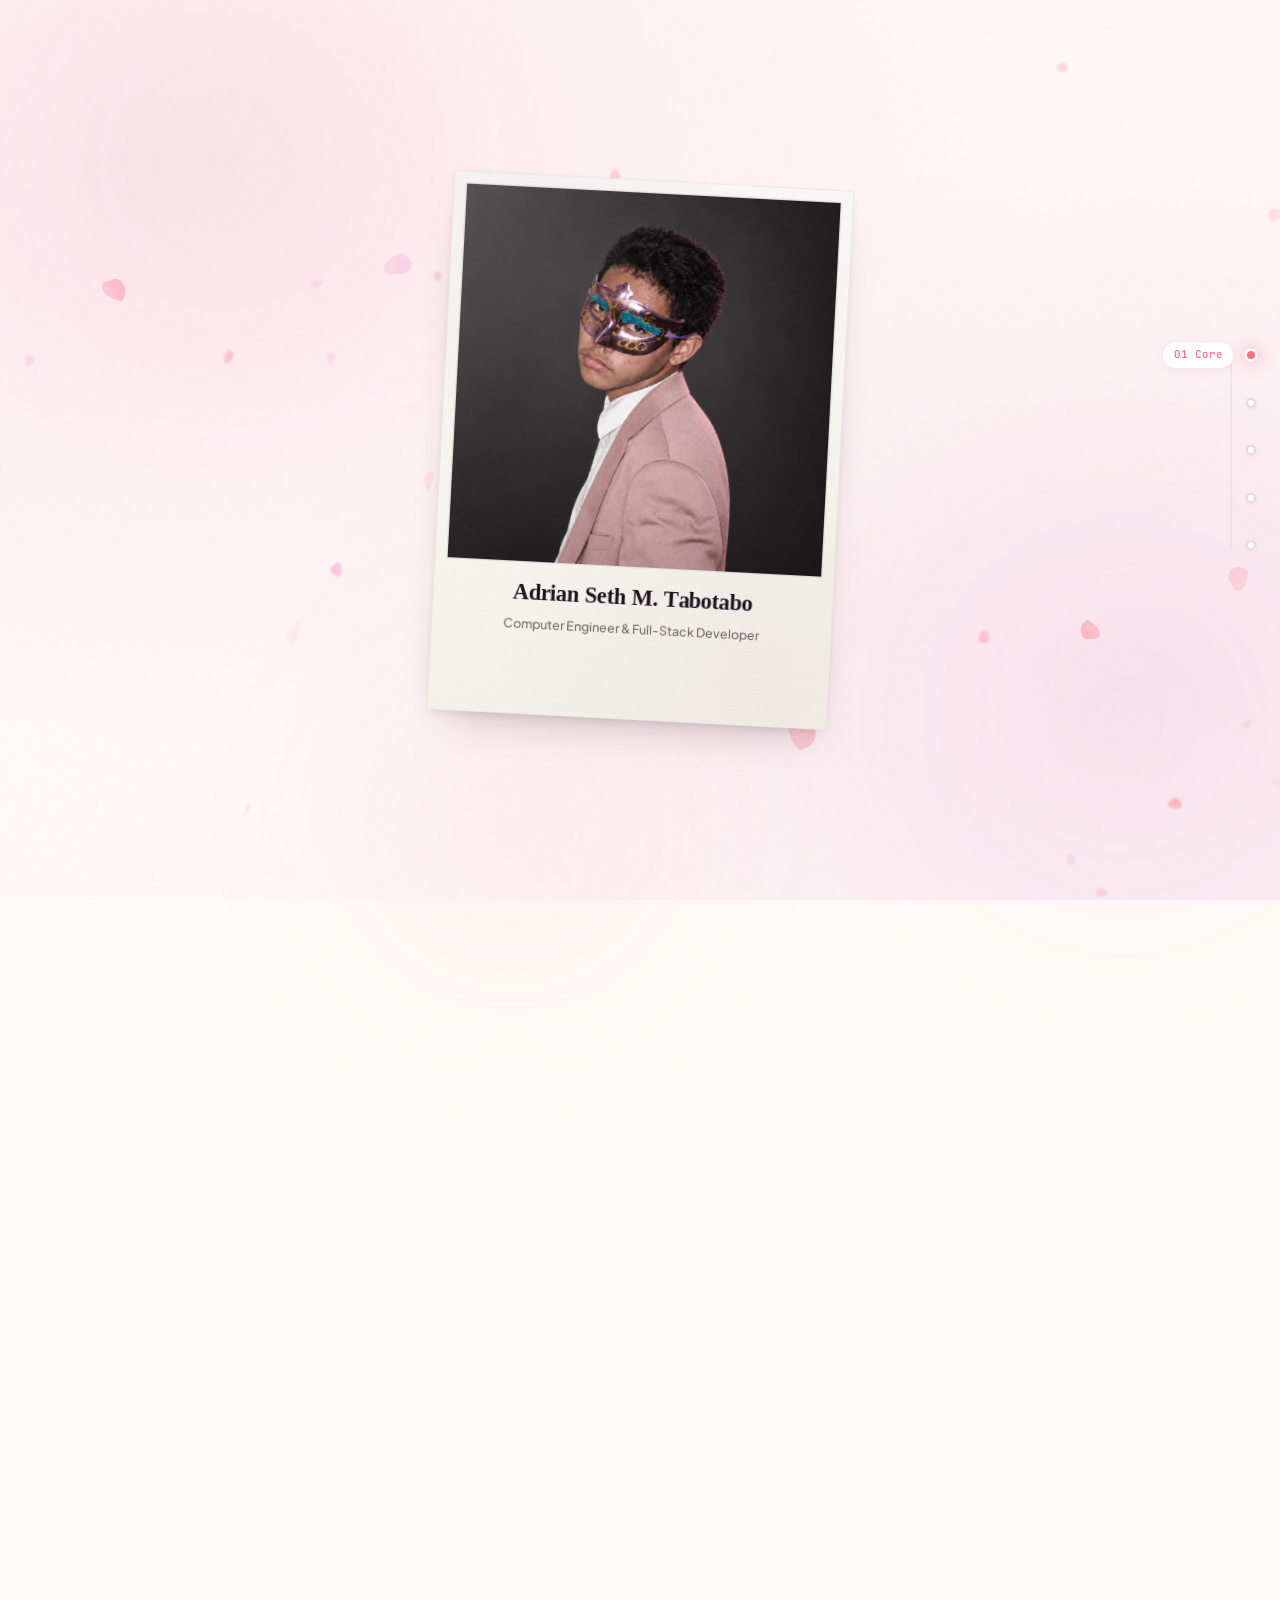
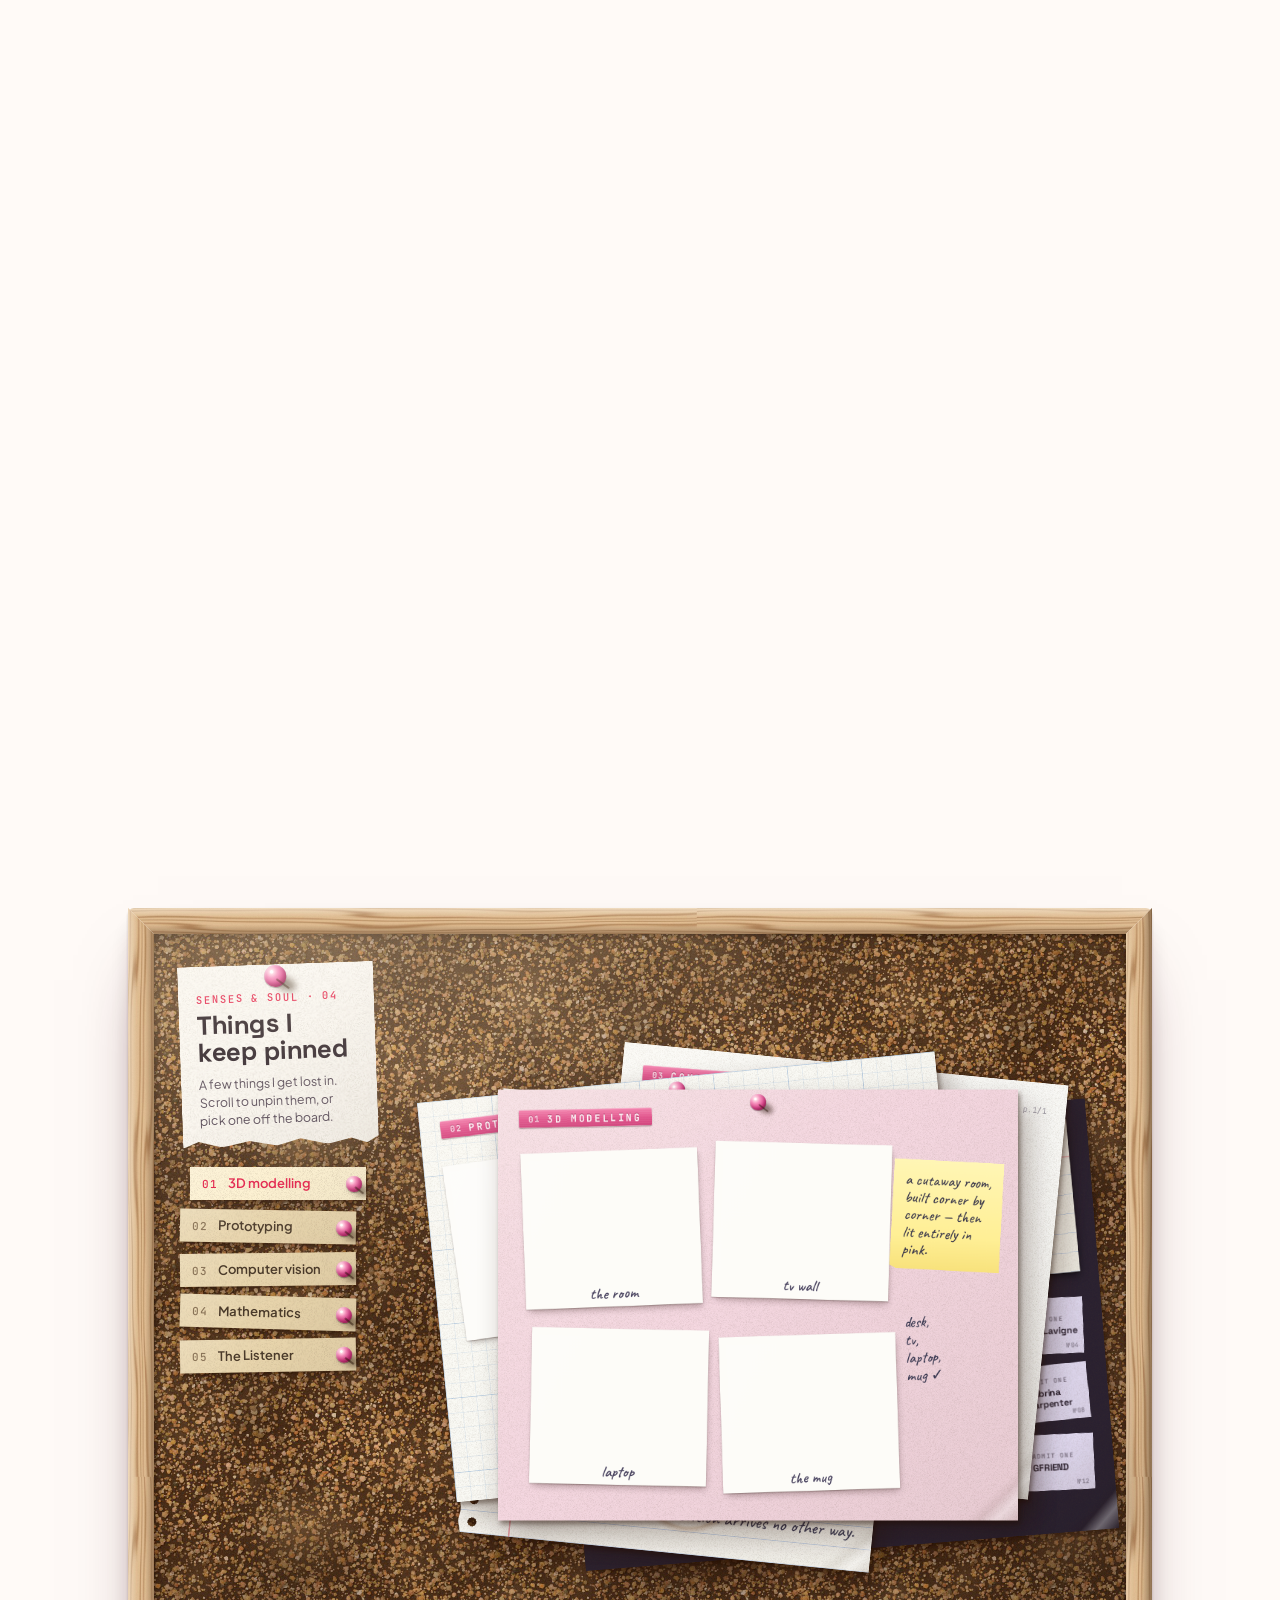
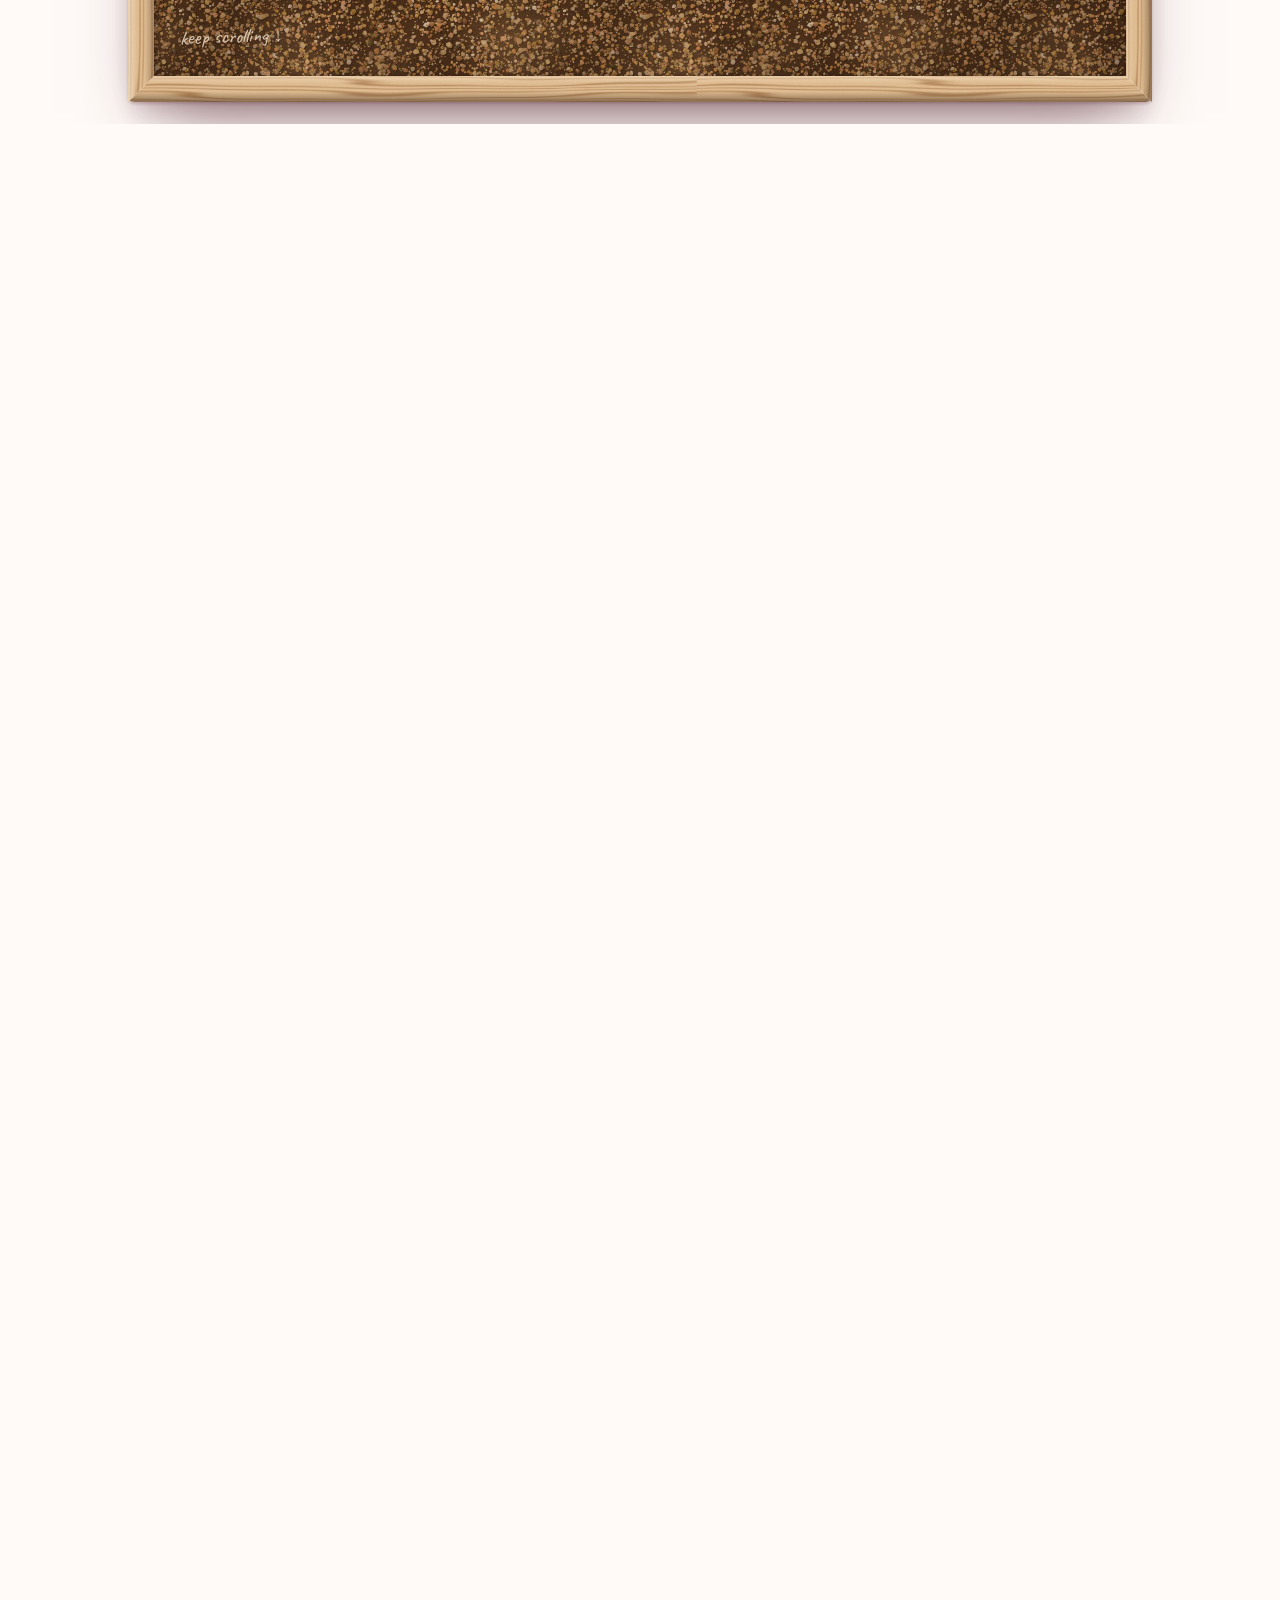
<file: index.html>
<!DOCTYPE html>
<html lang="en" class="scroll-locked">
<head>
  <meta charset="UTF-8">
  <meta name="viewport" content="width=device-width, initial-scale=1.0">
  <title>Adrian Seth Tabotabo — Computer Engineer & Full-Stack Developer</title>
  <meta name="description" content="Personal portfolio and digital sanctuary of Adrian Seth M. Tabotabo. Computer Engineering @ CIT-U, Full-Stack Developer, and builder of hardware-software solutions.">

  <!-- Immediate Scroll Reset & Manual Restoration to guarantee starting at top -->
  <script>
    if ('scrollRestoration' in history) {
      history.scrollRestoration = 'manual';
    }
    window.scrollTo(0, 0);
  </script>

  <!-- Favicon placeholder (SVG inline data URI) -->
  <link rel="icon" href="data:image/svg+xml,<svg xmlns='http://www.w3.org/2000/svg' viewBox='0 0 100 100'><text y='.9em' font-size='90'>🌸</text></svg>">

  <!-- All styling lives in one external stylesheet -->
  <link rel="stylesheet" href="styles.css">
</head>
<body class="scroll-locked">

  <!-- ====================================================================
       BLOOMING PETAL IRIS PRELOADER (0% to 100%)
       ==================================================================== -->
  <div id="preloader" class="preloader" aria-label="Loading portfolio experience">
    <div class="iris-aperture" id="irisAperture">
      <div class="iris-petal iris-petal-1"></div>
      <div class="iris-petal iris-petal-2"></div>
      <div class="iris-petal iris-petal-3"></div>
      <div class="iris-petal iris-petal-4"></div>
      <div class="iris-glow-core"></div>
    </div>

    <div class="preloader-content" id="preloaderContent">
      <div class="preloader-brand">
        <span>AST</span>
      </div>
      <div class="preloader-counter" id="preloaderCounter">0%</div>
      <div class="preloader-bar-track">
        <div class="preloader-bar" id="preloaderBar"></div>
      </div>
    </div>
  </div>


  <!-- Directional Horizontal Motion Blur Filter for Kinetic Typography -->
  <svg class="svg-defs" aria-hidden="true">
    <defs>
      <filter id="motionBlurFilter" x="-60%" y="-30%" width="220%" height="160%">
        <feGaussianBlur in="SourceGraphic" stdDeviation="3.2 0" />
      </filter>
    </defs>
  </svg>

  <!-- Ambient Glowing Background Orbs & Grain -->
  <div class="ambient-glow ambient-glow-1" aria-hidden="true"></div>
  <div class="ambient-glow ambient-glow-2" aria-hidden="true"></div>
  <div class="ambient-glow ambient-glow-3" aria-hidden="true"></div>
  <div id="sakuraLayers" class="sakura-layers" aria-hidden="true"></div>
  <div class="grain-overlay" aria-hidden="true"></div>

  <!-- Site Content Wrapper -->
  <div class="site-wrapper">

    <!-- ====================================================================
         CINEMATIC SCROLLYTELLING HUD (PROGRESSION RAIL)
         ==================================================================== -->
    <nav class="scrolly-hud" aria-label="Chapter Progression Rail">
      <div class="hud-rail">
        <div class="hud-progress-bar" id="hudProgressBar"></div>
      </div>
      <div class="hud-nodes">
        <a href="#core" class="hud-node active" data-chapter="core" title="Chapter 01 — The Core">
          <span class="hud-dot"></span>
          <span class="hud-tooltip">01 Core</span>
        </a>
        <a href="#studio" class="hud-node" data-chapter="studio" title="Chapter 02 — The Atelier">
          <span class="hud-dot"></span>
          <span class="hud-tooltip">02 Atelier</span>
        </a>
        <a href="#showcase" class="hud-node" data-chapter="showcase" title="Chapter 03 — The Creations">
          <span class="hud-dot"></span>
          <span class="hud-tooltip">03 Creations</span>
        </a>
        <a href="#curiosities" class="hud-node" data-chapter="curiosities" title="Chapter 04 — Senses & Soul">
          <span class="hud-dot"></span>
          <span class="hud-tooltip">04 Senses</span>
        </a>
        <a href="#contact" class="hud-node" data-chapter="contact" title="Chapter 05 — Connect & Outro">
          <span class="hud-dot"></span>
          <span class="hud-tooltip">05 Connect</span>
        </a>
      </div>
    </nav>

    <!-- ====================================================================
         CHAPTER 1: THE CORE — the page header: photo, full name, tagline
         ==================================================================== -->
    <header id="core" class="scroll-track core-track" data-chapter="core" aria-label="Introduction & Core Identity">
      <div class="sticky-stage">
        <div class="stage-container core-stage-container">
          
          <div class="hero-grid core-scrolly-arena" id="coreArena">
            <!-- Left Column: Storytelling Greeting -->
            <div class="hero-content core-narrative-col" id="coreNarrativeCol">
              <h1 class="hero-headline" id="coreHeadline">
                Hi, I'm <span class="highlight-rose">Adrian</span>.<br>
                Bridging heavy systems with soft interfaces.
              </h1>

              <section class="hero-about" id="coreBio" aria-labelledby="aboutTitle">
                <h2 class="hero-about-title" id="aboutTitle">About Me</h2>
                <p class="hero-bio">
                  Junior Computer Engineer at <strong>Cebu Institute of Technology – University</strong>.
                  I design and build end-to-end applications, real-time IoT hardware protocols, and custom system architectures—always paired with gentle, tactile, and human-first interfaces.
                </p>
              </section>

              <div class="hero-cta-group" id="coreCtaGroup">
                <a href="#showcase" class="btn btn-primary">
                  <span>Explore Creations</span>
                  <svg width="16" height="16" viewBox="0 0 24 24" fill="none" stroke="currentColor" stroke-width="2.5" stroke-linecap="round" stroke-linejoin="round">
                    <line x1="5" y1="12" x2="19" y2="12"></line>
                    <polyline points="12 5 19 12 12 19"></polyline>
                  </svg>
                </a>
                <a href="#contact" class="btn btn-secondary">
                  <span>Say Hello</span>
                </a>
              </div>
            </div>

            <!-- Right Column: Portrait and identity -->
            <div class="core-emblem-col" id="coreEmblemCol">
              <!-- The levitate float sits on its own wrapper. On the card it
                   would own `transform` outright, and a property driven by a
                   running animation cannot be transitioned — which made the
                   hover tilt snap instead of easing while the float ran. -->
              <div class="emblem-levitate" id="emblemLevitate">
              <div class="hero-centerpiece-card portrait-led-card glass-card levitating" id="coreEmblemCard" data-tilt="true">
                <div class="emblem-aura-ring" aria-hidden="true"></div>

                <!-- The flip gets its own element so it is a plain transform
                     transition, contesting neither the float on the wrapper
                     nor the hover tilt on the card. -->
                <div class="polaroid-flipper">

                <!-- Front of the print -->
                <div class="polaroid-face polaroid-face-front">
                  <div class="centerpiece-photo-wrap">
                    <div class="centerpiece-photo-frame" id="emblemPhotoFrame">
                      <img id="portraitImg" src="assets/profile.png" alt="Adrian Seth M. Tabotabo in pink blazer and masquerade mask" class="emblem-photo-img">
                    </div>
                  </div>

                  <div class="centerpiece-text-group">
                    <h2 class="centerpiece-title" data-scramble="true">Adrian Seth M. Tabotabo</h2>
                    <p class="centerpiece-subtitle">Computer Engineer &amp; Full-Stack Developer</p>
                  </div>

                </div>

                <!-- Back of the print. Integral instant film has a plain matte
                     white verso carrying only a backprint line and a batch
                     code, with the thicker pod edge staying at the bottom
                     because the print flips about its vertical axis. -->
                <div class="polaroid-face polaroid-face-back" aria-hidden="true">
                  <p class="polaroid-hand polaroid-hand-caption">Adrian Seth</p>
                  <p class="polaroid-hand polaroid-hand-note">Cebu, PH · building things<br>that talk to hardware</p>

                  <div class="polaroid-backprint">
                    <span class="polaroid-backprint-mark">AST INSTANT FILM</span>
                    <span class="polaroid-backprint-type">COLOR · TYPE 600 · 8 EXP</span>
                    <span class="polaroid-batch">09 26 04 17 20</span>
                  </div>
                  <div class="polaroid-pod-edge" aria-hidden="true"></div>
                </div>

                </div><!-- /.polaroid-flipper -->
              </div>
              </div><!-- /.emblem-levitate -->
            </div>
          </div>

        </div>
      </div>
    </header>

    <main>

    <!-- ====================================================================
         CHAPTER 2: THE ATELIER (THE CRAFT & MEDIUMS)
         ==================================================================== -->
    <section id="studio" class="scroll-track studio-track" data-chapter="studio" aria-label="The Craft & Mediums">
      <div class="sticky-stage">
        <div class="stage-container studio-stage-container">

          <header class="stack-heading">
            <div class="stack-heading-row">
              <div class="stack-title-group">
                <p class="stack-eyebrow">THE ATELIER · 03</p>
                <h2 class="stack-title">The Craft & Mediums</h2>
              </div>
              <div class="stack-heading-actions">
                <button class="btn-atelier-archive" id="openArchiveBtn" type="button" aria-haspopup="dialog" aria-controls="atelierArchiveModal">
                  <span class="archive-btn-icon" aria-hidden="true">🌸</span>
                  <span class="archive-btn-label">Full Archive</span>
                  <span class="archive-count-pill" id="archiveTotalPill">92</span>
                </button>
              </div>
            </div>
            <div class="stack-sub-row">
              <p class="stack-description">A lotus opening whorl by whorl across 6 craft disciplines—from low-level silicon out to intelligent agents.</p>
            </div>
          </header>
          <!-- Skills as a plain list. js/tech-stack.js replaces it with the lotus;
               the entries mirror tools.groups in js/data.js, so keep the two in step. -->
          <div id="techStack">
            <ul class="skills-list">
              <li><strong>Languages:</strong> C, C++, C#, Python, TypeScript, JavaScript, Java 21, PHP, Dart, SQL, Lua, PowerShell, Bash</li>
              <li><strong>Frontend &amp; UI:</strong> Next.js (15/16), React 19, Vite, Tailwind CSS v4, shadcn/ui, Radix UI, Base UI, Framer Motion, GSAP, Three.js, OGL (WebGL), TanStack Query, TanStack Table, Zustand, React Hook Form, Zod, Recharts, Sonner, Embla Carousel, Flutter, Expo</li>
              <li><strong>Backend &amp; APIs:</strong> Node.js, Express.js, FastAPI, ASP.NET Core, Laravel, WebSockets, REST APIs, JWT &amp; Auth, Cloudinary, Nodemailer, Multer, Val Town</li>
              <li><strong>Data &amp; Storage:</strong> Supabase, Firebase / Firestore, PostgreSQL, MongoDB &amp; Mongoose, Redis / Upstash, MySQL, MariaDB, SQLite, LiteDB, Entity Framework</li>
              <li><strong>AI &amp; Agentic:</strong> YOLOv8, ByteTrack, OpenCV, Face Recognition, Google Antigravity, Claude Code CLI, Claude Design, OpenAI Codex, Google Gemini, MCP Protocol</li>
              <li><strong>Hardware &amp; IoT:</strong> ESP32 (ESP-NOW), ESP8266, Arduino, PlatformIO, INA219 Power Sensors, RC522 RFID, TFT Displays, Unity 3D, Blender</li>
              <li><strong>DevOps &amp; QA:</strong> Docker &amp; Compose, Vercel, Cloudflare Workers, GitHub Actions, Git / GitHub, Vitest, Playwright, axe-playwright (A11y), Jest &amp; Supertest, PyInstaller</li>
              <li><strong>Environments &amp; OS:</strong> Arch Linux, CachyOS, Ubuntu, WSL2, Windows 11 Pro, VS Code, Visual Studio</li>
            </ul>
          </div>
          <div class="atelier-stage-rail" id="atelierStageRail" aria-hidden="true">
            <div class="atelier-stage-rail-fill" id="atelierStageRailFill"></div>
          </div>
        </div>

        <!-- Persistent Atelier Progress HUD (Always on top at bottom-left) -->
        <div class="atelier-progress-pill persistent-hud" id="atelierProgressPill" role="progressbar" aria-valuenow="0" aria-valuemin="0" aria-valuemax="100" aria-label="Atelier Chapter Completion">
          <span class="atelier-live-dot" aria-hidden="true"></span>
          <span class="atelier-progress-label" id="atelierProgressLabel">The Bud · Whorl 01</span>
          <div class="atelier-progress-meter" aria-hidden="true">
            <div class="atelier-progress-fill" id="atelierProgressFill"></div>
          </div>
          <span class="atelier-progress-val" id="atelierProgressVal">0%</span>
        </div>
      </div>
    </section>

    <!-- ====================================================================
         CHAPTER 3: THE SHOWCASE (FLAGSHIPS & LAB ARCHIVE)
         ==================================================================== -->
    <section id="showcase" class="scroll-track showcase-track" data-chapter="showcase" aria-label="Flagship Engineering Creations">
      <div class="sticky-stage">
        <div class="stage-container showcase-stage-container">
          
          <div class="section-header">
            <div class="creation-header-row">
              <div>
                <h2 class="section-title">Flagship Architectures & The Lab</h2>
              </div>
              <div class="creation-status-pill" id="creationStatusPill">
                <span class="live-dot" aria-hidden="true"></span>
                <span id="creationStatusText">Project 01 / 07: VeraLove</span>
              </div>
            </div>
          </div>

          <!-- The camera descends a helix around the sakura as projects come forward. -->
          <div class="project-deck-wrapper sakura-spiral" id="sakuraSpiral">
            <canvas class="sakura-tree" id="sakuraTree" aria-hidden="true"></canvas>
            <div class="project-deck" id="projectDeck"></div>
            <div class="spiral-caption" aria-hidden="true"><span>THE SAKURA COLLECTION</span><span>From canopy to roots</span></div>
          </div>
          <div class="spiral-controls">
            <p class="spiral-scroll-hint">Scroll to orbit & descend</p>
            <nav class="spiral-navigation" aria-label="Explore projects">
              <button type="button" class="spiral-arrow" id="spiralPrev" aria-label="Previous project">&#8593;</button>
              <div id="spiralStops" class="spiral-stops"></div>
              <button type="button" class="spiral-arrow" id="spiralNext" aria-label="Next project">&#8595;</button>
            </nav>
          </div>

        </div>
      </div>
    </section>

    <!-- ====================================================================
         CHAPTER 4: SENSES & SOUL (THE CORKBOARD)
         ==================================================================== -->
    <section id="curiosities" class="scroll-track curiosities-track" data-chapter="curiosities" aria-label="Senses and Soul: things I keep pinned">
      <div class="sticky-stage">
        <div class="stage-container curiosities-stage-container">

          <div class="board">
            <div class="rail rail--top" aria-hidden="true"></div>
            <div class="rail rail--bottom" aria-hidden="true"></div>
            <div class="rail rail--left" aria-hidden="true"></div>
            <div class="rail rail--right" aria-hidden="true"></div>

            <div class="cork">
              <div class="holes" aria-hidden="true"></div>

              <div class="rail-ui">
                <header class="title-card">
                  <span class="pin" aria-hidden="true"><i></i></span>
                  <p class="eyebrow">SENSES &amp; SOUL · 04</p>
                  <h2>Things I keep pinned</h2>
                  <p>A few things I get lost in. Scroll to unpin them, or pick one off the board.</p>
                </header>
                <nav aria-label="Pinned curiosities">
                  <ol class="tags"></ol>
                </nav>
                <p class="hint" aria-hidden="true">keep scrolling ↓</p>
              </div>

              <div class="stack-area">
                <div class="stack">

                  <!-- 01 · 3D modelling: prints mounted on pink card stock -->
                  <article class="pin-card card-3d" data-tag="3D modelling" aria-labelledby="pin-3d">
                    <div class="shade shade--far"><i></i></div><div class="shade shade--near"><i></i></div>
                    <div class="paper p-mat">
                      <h3 class="dymo" id="pin-3d"><small>01</small>3D Modelling</h3>
                      <figure class="polaroid bondee-room"><img src="assets/interests/3d-bondee-room.jpg" loading="lazy" decoding="async" alt="Isometric render of a cutaway room: wall-mounted TV, L-shaped desk, laptop and chair under moody pink lighting."><figcaption>the room</figcaption></figure>
                      <figure class="polaroid bondee-tv"><img src="assets/interests/3d-bondee-tv.jpg" loading="lazy" decoding="async" alt="The same room, framed on the wall-mounted television."><figcaption>tv wall</figcaption></figure>
                      <figure class="polaroid bondee-laptop"><img src="assets/interests/3d-bondee-laptop.jpg" loading="lazy" decoding="async" alt="Close render of the modelled laptop on its desk, screen glowing pink."><figcaption>laptop</figcaption></figure>
                      <figure class="polaroid bondee-mug"><img src="assets/interests/3d-bondee-mug.jpg" loading="lazy" decoding="async" alt="Close render of a modelled mug from the same scene."><figcaption>the mug</figcaption></figure>
                      <p class="sticky bondee-note">a cutaway room, built corner by corner — then lit entirely in pink.</p>
                      <p class="hand checklist bondee-list">desk,<br>tv,<br>laptop,<br>mug ✓</p>
                    </div>
                    <span class="pin" aria-hidden="true"><i></i></span>
                  </article>

                  <!-- 02 · Prototyping: graph paper -->
                  <article class="pin-card card-proto" data-tag="Prototyping" aria-labelledby="pin-proto">
                    <div class="shade shade--far"><i></i></div><div class="shade shade--near"><i></i></div>
                    <div class="paper p-graph">
                      <h3 class="dymo" id="pin-proto"><small>02</small>Prototyping</h3>
                      <figure class="photo-print proto-a"><img src="assets/interests/prototyping-1.jpg" loading="lazy" decoding="async" alt="Breadboard prototype of the smart plug: an RFID-RC522 reader, a NodeMCU ESP8266, a relay module and a small OLED prompting for a badge."></figure>
                      <span class="tape proto-tape-a"></span>
                      <figure class="photo-print proto-b"><img src="assets/interests/prototyping-2.jpg" loading="lazy" decoding="async" alt="An ESP32-WROOM-32 board and an ADS1115 analogue-to-digital converter on a breadboard with jumper wires."></figure>
                      <span class="tape proto-tape-b"></span>
                      <svg class="sketch" viewBox="0 0 290 310" aria-hidden="true">
                        <path d="M12 26 L96 24 L98 78 L10 80 Z"/><text x="24" y="58">RC522</text>
                        <path d="M150 22 L270 25 L268 88 L152 86 Z"/><text x="164" y="61">NodeMCU</text>
                        <path d="M98 50 C 115 47, 132 53, 150 52"/><path d="M142 46 L151 52 L142 58"/>
                        <path d="M208 90 C 206 110, 212 126, 209 146"/><path d="M202 138 L209 147 L216 138"/>
                        <path d="M160 150 L258 148 L260 204 L158 206 Z"/><text x="180" y="184">relay</text>
                        <path d="M209 206 C 207 222, 212 236, 209 250"/>
                        <path d="M188 252 L232 251 L233 290 L187 291 Z"/><path d="M200 262 L200 276 M220 262 L220 276"/>
                        <text x="8" y="130">badge ✓</text><path class="pink" d="M72 124 C 110 120, 130 140, 150 170"/>
                        <text class="pink" x="62" y="232">only the</text><text class="pink" x="62" y="254">right card</text>
                        <path class="pink" d="M146 246 C 160 258, 170 266, 184 270"/>
                      </svg>
                      <p class="typed proto-caption">A badge reader, a NodeMCU and a relay — a plug that only wakes for the right card.</p>
                    </div>
                    <span class="pin" aria-hidden="true"><i></i></span>
                  </article>

                  <!-- 03 · Computer vision: office printout -->
                  <article class="pin-card card-cv" data-tag="Computer vision" aria-labelledby="pin-cv">
                    <div class="shade shade--far"><i></i></div><div class="shade shade--near"><i></i></div>
                    <div class="paper p-print">
                      <h3 class="dymo" id="pin-cv"><small>03</small>Computer Vision</h3>
                      <span class="print-head" aria-hidden="true">face_detect.py · webcam · p.1/1</span>
                      <div class="shot">
                        <img src="assets/interests/computer-vision.jpg" loading="lazy" decoding="async" alt="OpenCV face detection running in PyCharm: a blue bounding box tracking a face on the webcam feed, labelled “certified gwapo”.">
                        <svg class="marker" viewBox="0 0 544 408" aria-hidden="true">
                          <path d="M290 138 C 302 120, 392 116, 434 126 C 462 134, 454 156, 412 160 C 362 164, 302 162, 288 150 C 280 143, 288 132, 308 127"/>
                          <path d="M472 66 C 478 86, 466 106, 440 122"/><path d="M434 104 L438 121 L454 114"/>
                          <text x="380" y="28" transform="rotate(-4 380 28)">not peer-</text>
                          <text x="392" y="52" transform="rotate(-4 392 52)">reviewed</text>
                        </svg>
                      </div>
                      <p class="typed cv-caption">OpenCV finding a face in the webcam feed. The label it prints is its own opinion.</p>
                    </div>
                    <span class="pin" aria-hidden="true"><i></i></span>
                  </article>

                  <!-- 04 · Mathematics: a page torn from a spiral notebook -->
                  <article class="pin-card card-math" data-tag="Mathematics" data-torn aria-labelledby="pin-math">
                    <div class="shade shade--far"><i></i></div><div class="shade shade--near"><i></i></div>
                    <div class="paper p-note">
                      <h3 class="dymo" id="pin-math"><small>04</small>Mathematics</h3>
                      <ol class="working" aria-label="Worked example: the area between y equals x and y equals x squared is one sixth.">
                        <li>area between y = x and y = x²</li>
                        <li>they meet where x = x² → x = 0, 1</li>
                        <li>A = ∫<sub>0</sub><sup>1</sup> (x − x²) dx</li>
                        <li class="ind">= [ x²/2 − x³/3 ]<sub>0</sub><sup>1</sup></li>
                        <li class="ind">= 1/2 − 1/3 = <span class="ok">1/6 ✓</span></li>
                      </ol>
                      <svg class="graph" viewBox="0 0 210 200" aria-hidden="true">
                        <path class="area" d="M30 170 L170 30 Q 100 140 30 170 Z"/>
                        <path d="M20 172 L196 170"/><path d="M30 190 L31 14"/>
                        <path d="M24 176 L176 24"/>
                        <path d="M30 170 Q 100 142 170 30"/>
                        <text x="176" y="24">y=x</text><text x="120" y="130">y=x²</text><text x="162" y="192">1</text>
                      </svg>
                      <figure class="photo-print math-photo">
                        <span class="clip" aria-hidden="true"></span>
                        <img src="assets/interests/mathematics.jpg" loading="lazy" decoding="async" alt="A fanned stack of handwritten yellow worksheets covered in integrals and areas between curves.">
                      </figure>
                      <span class="coffee" aria-hidden="true"></span>
                      <p class="hand math-caption">worked by hand — the intuition arrives no other way.</p>
                    </div>
                    <span class="pin" aria-hidden="true"><i></i></span>
                  </article>

                  <!-- 05 · The Listener: ticket stubs on black card stock -->
                  <article class="pin-card card-listener" data-tag="The Listener" aria-labelledby="pin-listener">
                    <div class="shade shade--far"><i></i></div><div class="shade shade--near"><i></i></div>
                    <div class="paper p-black">
                      <div class="index-card">
                        <h3 class="dymo" id="pin-listener"><small>05</small>The Listener</h3>
                        <p class="typed">I listen almost all the time — to music that sets my mental cadence, to the hum of the laptop fan during a compile, to teammates, and most of all to what people actually need before a line of code gets written.</p>
                        <div class="spinning">
                          <figure class="photo-print"><img class="spin-img" src="assets/artists/my-chemical-romance.jpg" alt=""></figure>
                          <span class="hand">now spinning:</span>
                          <strong class="spin-name" aria-live="polite">My Chemical Romance</strong>
                        </div>
                      </div>
                      <ul class="stubs" aria-label="Artists on rotation">
                        <li data-artist="my-chemical-romance">My Chemical Romance</li>
                        <li data-artist="paramore">Paramore</li>
                        <li data-artist="evanescence">Evanescence</li>
                        <li data-artist="avril-lavigne">Avril Lavigne</li>
                        <li data-artist="radiohead">Radiohead</li>
                        <li data-artist="the-1975">The 1975</li>
                        <li data-artist="taylor-swift">Taylor Swift</li>
                        <li data-artist="sabrina-carpenter">Sabrina Carpenter</li>
                        <li data-artist="keshi">keshi</li>
                        <li data-artist="niki">NIKI</li>
                        <li data-artist="twice">TWICE</li>
                        <li data-artist="gfriend">GFRIEND</li>
                      </ul>
                    </div>
                    <span class="pin" aria-hidden="true"><i></i></span>
                  </article>

                </div>
              </div>
            </div>
          </div>

          <p class="sr-only senses-announcer" aria-live="polite"></p>
        </div>
      </div>
    </section>

    </main>

    <!-- ====================================================================
         CHAPTER 5: OUTRO & CONNECTION — the page footer: contact links
         ==================================================================== -->
    <footer id="contact" class="scroll-track contact-track" data-chapter="contact" aria-label="Contact and Outro">
      <div class="sticky-stage">
        <div class="stage-container outro-stage-container">
          
          <div class="outro-card glass-card">
            <span class="tag-pill">Let's Connect</span>

            <h2 class="outro-title">
              Let's build something <span class="highlight-rose">remarkable</span> together.
            </h2>

            <p class="outro-desc">
              Whether you have a wild full-stack idea, an IoT hardware challenge, or want to talk cycling routes in Cebu and early 2000s emo music—my inbox is always open.
            </p>

            <div class="email-copy-wrapper">
              <span class="email-text">adrian.tabotabo225@gmail.com</span>
              <button type="button" id="copyEmailBtn" class="btn btn-primary email-copy-btn">
                <span>Copy Email</span>
                <svg width="14" height="14" viewBox="0 0 24 24" fill="none" stroke="currentColor" stroke-width="2" stroke-linecap="round" stroke-linejoin="round">
                  <rect x="9" y="9" width="13" height="13" rx="2" ry="2"></rect>
                  <path d="M5 15H4a2 2 0 0 1-2-2V4a2 2 0 0 1 2-2h9a2 2 0 0 1 2 2v1"></path>
                </svg>
              </button>
            </div>

            <div class="social-links-row">
              <a href="https://github.com/dreeyanzz" target="_blank" rel="noopener noreferrer" class="social-link">
                <svg width="16" height="16" viewBox="0 0 24 24" fill="currentColor">
                  <path d="M12 0C5.37 0 0 5.37 0 12c0 5.31 3.435 9.795 8.205 11.385.6.105.825-.255.825-.57 0-.285-.015-1.23-.015-2.235-3.015.555-3.795-.735-4.035-1.41-.135-.345-.72-1.41-1.23-1.695-.42-.225-1.02-.78-.015-.795.945-.015 1.62.87 1.845 1.23 1.08 1.815 2.805 1.305 3.495.99.105-.78.42-1.305.765-1.605-2.67-.3-5.46-1.335-5.46-5.925 0-1.305.465-2.385 1.23-3.225-.12-.3-.54-1.53.12-3.18 0 0 1.005-.315 3.3 1.23.96-.27 1.98-.405 3-.405s2.04.135 3 .405c2.295-1.56 3.3-1.23 3.3-1.23.66 1.65.24 2.88.12 3.18.765.84 1.23 1.905 1.23 3.225 0 4.605-2.805 5.625-5.475 5.925.435.375.81 1.095.81 2.22 0 1.605-.015 2.895-.015 3.3 0 .315.225.69.825.57A12.02 12.02 0 0 0 24 12c0-6.63-5.37-12-12-12z"/>
                </svg>
                <span>github.com/dreeyanzz</span>
              </a>

              <span class="social-sep" aria-hidden="true">•</span>

              <a href="https://linkedin.com/in/adrian-seth-tabotabo" target="_blank" rel="noopener noreferrer" class="social-link">
                <svg width="16" height="16" viewBox="0 0 24 24" fill="currentColor">
                  <path d="M19 0h-14c-2.761 0-5 2.239-5 5v14c0 2.761 2.239 5 5 5h14c2.762 0 5-2.239 5-5v-14c0-2.761-2.238-5-5-5zm-11 19h-3v-11h3v11zm-1.5-12.268c-.966 0-1.75-.79-1.75-1.764s.784-1.764 1.75-1.764 1.75.79 1.75 1.764-.783 1.764-1.75 1.764zm13.5 12.268h-3v-5.604c0-3.368-4-3.113-4 0v5.604h-3v-11h3v1.765c1.396-2.586 7-2.777 7 2.476v6.759z"/>
                </svg>
                <span>LinkedIn</span>
              </a>

              <span class="social-sep" aria-hidden="true">•</span>

              <a href="mailto:adrian.tabotabo225@gmail.com" class="social-link">
                <svg width="16" height="16" viewBox="0 0 24 24" fill="none" stroke="currentColor" stroke-width="2" stroke-linecap="round" stroke-linejoin="round" aria-hidden="true">
                  <rect x="2" y="4" width="20" height="16" rx="2"></rect>
                  <path d="m22 7-8.97 5.7a1.94 1.94 0 0 1-2.06 0L2 7"></path>
                </svg>
                <span>Email</span>
              </a>
            </div>
          </div>

          <!-- Copyright line (the whole chapter is the page footer) -->
          <div class="site-footer">
            <span>© 2026 Adrian Seth M. Tabotabo — Built with Vanilla HTML5, CSS3 & JavaScript.</span>
            <span>Crafted with soft pink & persistent engineering.</span>
          </div>

        </div>
      </div>
    </footer>

  </div><!-- /.site-wrapper -->

  <!-- ====================================================================
       PROJECT DEEP-DIVE MODAL DRAWER
       ==================================================================== -->
  <div class="modal-backdrop" id="projectModal" role="dialog" aria-modal="true" aria-labelledby="modalProjectTitle">
    <div class="modal-drawer">
      <div class="modal-header">
        <div>
          <h3 id="modalProjectTitle" class="modal-title">Project Title</h3>
          <p id="modalProjectTagline" class="modal-tagline">Tagline goes here</p>
        </div>
        <button type="button" id="modalCloseBtn" class="modal-close-btn" aria-label="Close dialog">
          <svg width="18" height="18" viewBox="0 0 24 24" fill="none" stroke="currentColor" stroke-width="2.5" stroke-linecap="round" stroke-linejoin="round">
            <line x1="18" y1="6" x2="6" y2="18"></line>
            <line x1="6" y1="6" x2="18" y2="18"></line>
          </svg>
        </button>
      </div>

      <div class="modal-body">
        <div>
          <h4 class="modal-section-title"><span>📖</span> Overview</h4>
          <p id="modalProjectDesc" class="modal-desc"></p>
        </div>

        <div>
          <h4 class="modal-section-title"><span>🏗️</span> System Architecture</h4>
          <div id="modalProjectArchitecture" class="modal-architecture-box"></div>
        </div>

        <div>
          <h4 class="modal-section-title"><span>⭐</span> Key Highlights & Feats</h4>
          <ul id="modalProjectHighlights" class="modal-highlights"></ul>
        </div>

        <div>
          <h4 class="modal-section-title"><span>🛠️</span> Technologies</h4>
          <div id="modalProjectStack" class="modal-stack"></div>
        </div>
      </div>

      <div class="modal-footer">
        <a id="modalGithubLink" href="#" target="_blank" rel="noopener noreferrer" class="btn btn-primary modal-github-link">
          <span>View on GitHub</span>
          <svg width="14" height="14" viewBox="0 0 24 24" fill="none" stroke="currentColor" stroke-width="2" stroke-linecap="round" stroke-linejoin="round">
            <path d="M18 13v6a2 2 0 0 1-2 2H5a2 2 0 0 1-2-2V8a2 2 0 0 1 2-2h6"></path>
            <polyline points="15 3 21 3 21 9"></polyline>
            <line x1="10" y1="14" x2="21" y2="3"></line>
          </svg>
        </a>
      </div>
    </div>
  </div>

  <!-- ====================================================================
       SERENE BOTANICAL ARCHIVE MODAL (THE ATELIER)
       ==================================================================== -->
  <div id="atelierArchiveModal" class="botanical-modal-backdrop" role="dialog" aria-modal="true" aria-labelledby="atelierModalTitle" aria-hidden="true">
    <div class="botanical-modal">
      <div class="botanical-modal-header">
        <div>
          <p class="botanical-modal-eyebrow">THE ATELIER ARCHIVE</p>
          <h3 id="atelierModalTitle" class="botanical-modal-title">Instruments of Craft</h3>
          <p class="botanical-modal-subtitle">A living index across low-level systems, interfaces, and machine mediums.</p>
        </div>
        <button type="button" id="closeArchiveBtn" class="botanical-modal-close" aria-label="Close archive dialog">
          <svg width="20" height="20" viewBox="0 0 24 24" fill="none" stroke="currentColor" stroke-width="2.2" stroke-linecap="round" stroke-linejoin="round">
            <line x1="18" y1="6" x2="6" y2="18"></line>
            <line x1="6" y1="6" x2="18" y2="18"></line>
          </svg>
        </button>
      </div>

      <div class="botanical-modal-controls">
        <div class="botanical-search-wrapper">
          <svg class="botanical-search-icon" width="18" height="18" viewBox="0 0 24 24" fill="none" stroke="currentColor" stroke-width="2" stroke-linecap="round" stroke-linejoin="round" aria-hidden="true">
            <circle cx="11" cy="11" r="8"></circle>
            <line x1="21" y1="21" x2="16.65" y2="16.65"></line>
          </svg>
          <input type="text" id="archiveSearchInput" class="botanical-search-input" placeholder="Search across 92 instruments..." autocomplete="off" spellcheck="false" aria-label="Search instruments">
          <button type="button" id="archiveSearchClear" class="botanical-search-clear" aria-label="Clear search query">
            <svg width="14" height="14" viewBox="0 0 24 24" fill="none" stroke="currentColor" stroke-width="2.5" stroke-linecap="round" stroke-linejoin="round">
              <line x1="18" y1="6" x2="6" y2="18"></line>
              <line x1="6" y1="6" x2="18" y2="18"></line>
            </svg>
          </button>
        </div>

        <div class="botanical-filter-bar" role="tablist" aria-label="Filter instruments by discipline" id="archiveFilterChips">
          <!-- Filter chips generated dynamically -->
        </div>
      </div>

      <div class="botanical-modal-body" id="archiveModalBody">
        <div class="botanical-archive-grid" id="archiveGrid" role="list">
          <!-- Instruments generated dynamically -->
        </div>
        <div class="botanical-archive-empty" id="archiveEmptyState">
          <span class="botanical-empty-flower">🌸</span>
          <p class="botanical-empty-text">No instruments match your search.</p>
          <button type="button" class="btn btn-secondary botanical-empty-reset" id="archiveResetBtn">Reset filters</button>
        </div>
      </div>

      <div class="botanical-modal-footer">
        <span class="botanical-footer-count" id="archiveFilterCount" aria-live="polite">Showing 92 of 92 instruments</span>
        <span class="botanical-footer-hint"><kbd>ESC</kbd> to dismiss</span>
      </div>
    </div>
  </div>

  <!-- ====================================================================
       TOAST NOTIFICATION FOR 1-CLICK COPY FEEDBACK
       ==================================================================== -->
  <div id="toastNotification" class="toast-notification" role="status" aria-live="polite">
    <span class="toast-icon">🌸</span>
    <span id="toastText">Copied to clipboard!</span>
  </div>

  <!-- Plain JavaScript: classic scripts (no modules, no libraries), loaded in order -->
  <script src="js/data.js"></script>
  <script src="js/tech-brands.js"></script>
  <script src="js/tech-stack.js"></script>
  <!-- Builds the showcase cards before the scroll engine queries for them. -->
  <script src="js/project-deck.js"></script>
  <script src="js/sakura-spiral.js"></script>
  <script src="js/kinetic-typography.js"></script>
  <script src="js/card-tilt.js"></script>
  <script src="js/polaroid-flip.js"></script>
  <script src="js/sakura.js"></script>
  <script src="js/senses.js"></script>
  <script src="js/scrollytelling.js"></script>
  <script src="js/interactions.js"></script>
  <script src="js/preloader.js"></script>
  <script src="js/main.js"></script>

</body>
</html>
</file>
<file: styles.css>
/* ==========================================================================
   ADRIAN SETH TABOTABO — STYLES
   Every rule for the site, in one external stylesheet. The sections run in
   cascade order, and later sections deliberately override earlier ones, so
   keep new rules inside the section they belong to:
     1. Design tokens
     2. Base & reset (self-hosted fonts)
     3. Components
     4. Scrollytelling chapters
     5. Responsive breakpoints
     6. Sakura spiral (the projects)
     7. Project themes
     8. The Atelier (the skills lotus)
     9. Senses & Soul (the corkboard)
   ========================================================================== */

/* ==========================================================================
   DESIGN TOKENS — ADRIAN SETH TABOTABO
   Aesthetic: Satin Minimalist & Petal Rose
   Palette: Soft pinks, frosted white surfaces, deep velvet slate typography
   ========================================================================== */

:root {
  /* ------------------------------------------------------------------------
     1. COLOR SYSTEM
     ------------------------------------------------------------------------ */
  /* Background Canvas */
  --bg-main: #FFFAF7;
  --bg-gradient: radial-gradient(ellipse at 12% 18%, #FCE8EF 0%, transparent 55%), radial-gradient(ellipse at 90% 75%, #F9E7EE 0%, transparent 55%), linear-gradient(135deg, #FFFAF7, #FFF6F8);
  --bg-ambient-1: rgba(251, 113, 133, 0.12); /* Soft rose glow */
  --bg-ambient-2: rgba(244, 114, 182, 0.08); /* Gentle orchid glow */
  --bg-ambient-3: rgba(253, 164, 175, 0.15); /* Warm peach blush */

  /* Frosted Glass & Satin Surfaces */
  --surface-glass: rgba(255, 255, 255, 0.72);
  --surface-glass-hover: rgba(255, 255, 255, 0.88);
  --surface-glass-solid: rgba(255, 255, 255, 0.95);
  --surface-subtle: rgba(253, 242, 248, 0.6);

  /* Rose & Pink Accents */
  --rose-primary: #FB7185;       /* Warm petal rose */
  --rose-primary-hover: #F43F5E; /* Vibrant rose */
  /* The rose deepened until it carries text. #FB7185 sits at 2.6:1 on the
     canvas and #F43F5E at 3.9:1 — neither clears AA — so anything rose that
     has to be *read* rather than merely seen uses this instead. */
  --rose-ink: #E11D48;           /* 4.8:1 on --bg-main */
  --rose-soft: #FCE7F3;          /* Delicate highlight pill */
  --rose-tag-bg: rgba(251, 113, 133, 0.1);
  --rose-tag-border: rgba(251, 113, 133, 0.25);

  /* Typography & High-Contrast Slates (Never harsh black) */
  --text-headline: #1E1520;      /* Deep velvet slate/black cherry */
  --text-body: #4A3E4E;          /* Rich readable charcoal plum */
  --text-muted: #7A697E;         /* Warm dusty slate for captions/dates */
  --text-subtle: #A393A7;        /* Gentle hint text */

  /* Borders & Glass Dividers */
  --border-glass: rgba(244, 114, 182, 0.2);
  --border-glass-light: rgba(255, 255, 255, 0.8);
  --border-glass-hover: rgba(251, 113, 133, 0.45);
  --border-subtle: rgba(226, 208, 220, 0.45);

  /* Shadows (Satin & Soft) */
  --shadow-sm: 0 2px 8px rgba(30, 21, 32, 0.04);
  --shadow-md: 0 8px 24px -6px rgba(30, 21, 32, 0.06), 0 2px 8px rgba(251, 113, 133, 0.05);
  --shadow-lg: 0 16px 40px -10px rgba(30, 21, 32, 0.08), 0 4px 16px rgba(251, 113, 133, 0.08);
  --shadow-card-hover: 0 20px 48px -12px rgba(251, 113, 133, 0.16), 0 4px 16px rgba(30, 21, 32, 0.05);
  --shadow-modal: 0 24px 64px -12px rgba(30, 21, 32, 0.2), 0 8px 24px rgba(251, 113, 133, 0.12);

  /* ------------------------------------------------------------------------
     2. TYPOGRAPHY SCALES
     ------------------------------------------------------------------------ */
  --font-display: 'Space Grotesk', -apple-system, BlinkMacSystemFont, "Segoe UI", Roboto, sans-serif;
  --font-body: 'Plus Jakarta Sans', -apple-system, BlinkMacSystemFont, "Segoe UI", Roboto, sans-serif;
  --font-mono: 'JetBrains Mono', ui-monospace, SFMono-Regular, Menlo, Monaco, Consolas, monospace;

  /* Font Sizes */
  --text-xs: 0.75rem;    /* 12px */
  --text-sm: 0.875rem;   /* 14px */
  --text-base: 1rem;     /* 16px */
  --text-lg: 1.125rem;   /* 18px */
  --text-2xl: 1.5rem;    /* 24px */
  --text-4xl: 2.25rem;   /* 36px */

  /* Line Heights */
  --leading-tight: 1.15;
  --leading-relaxed: 1.65;

  /* ------------------------------------------------------------------------
     3. SPACING & LAYOUT
     ------------------------------------------------------------------------ */
  --space-1: 0.25rem;  /* 4px */
  --space-2: 0.5rem;   /* 8px */
  --space-3: 0.75rem;  /* 12px */
  --space-4: 1rem;     /* 16px */
  --space-5: 1.25rem;  /* 20px */
  --space-6: 1.5rem;   /* 24px */
  --space-8: 2rem;     /* 32px */
  --space-10: 2.5rem;  /* 40px */
  --space-12: 3rem;    /* 48px */

  --container-max: 1200px;
  --container-reading: 720px;
  --container-pad: clamp(1rem, 4vw, 2.5rem);

  /* Radius */
  --radius-md: 14px;
  --radius-lg: 20px;
  --radius-xl: 28px;
  --radius-full: 9999px;

  /* ------------------------------------------------------------------------
     4. MOTION & SPRINGS
     ------------------------------------------------------------------------ */
  --transition-fast: 160ms cubic-bezier(0.16, 1, 0.3, 1);
  --transition-smooth: 280ms cubic-bezier(0.16, 1, 0.3, 1);
  --transition-spring: 420ms cubic-bezier(0.34, 1.56, 0.64, 1);
  --transition-slow: 600ms cubic-bezier(0.16, 1, 0.3, 1);
}

/* ==========================================================================
   BASE & RESET STYLES
   ========================================================================== */

/* Self-hosted fonts: nothing is fetched from another server. Each file is a
   variable font covering the whole weight range, cut to the Latin subset the
   page uses (plus JetBrains Mono's Cyrillic subset, which carries the № on the
   ticket stubs). All four families are SIL Open Font License 1.1; the licence
   and copyright travel inside each file's name table. */
@font-face {
  font-family: 'Space Grotesk';
  font-style: normal;
  font-weight: 500 700;
  font-display: swap;
  src: url("assets/fonts/space-grotesk-latin.woff2") format("woff2");
  unicode-range: U+0000-00FF, U+0131, U+0152-0153, U+02BB-02BC, U+02C6, U+02DA, U+02DC, U+0304, U+0308, U+0329, U+2000-206F, U+20AC, U+2122, U+2191, U+2193, U+2212, U+2215, U+FEFF, U+FFFD;
}

@font-face {
  font-family: 'Plus Jakarta Sans';
  font-style: normal;
  font-weight: 400 700;
  font-display: swap;
  src: url("assets/fonts/plus-jakarta-sans-latin.woff2") format("woff2");
  unicode-range: U+0000-00FF, U+0131, U+0152-0153, U+02BB-02BC, U+02C6, U+02DA, U+02DC, U+0304, U+0308, U+0329, U+2000-206F, U+20AC, U+2122, U+2191, U+2193, U+2212, U+2215, U+FEFF, U+FFFD;
}

@font-face {
  font-family: 'Plus Jakarta Sans';
  font-style: italic;
  font-weight: 400;
  font-display: swap;
  src: url("assets/fonts/plus-jakarta-sans-italic-latin.woff2") format("woff2");
  unicode-range: U+0000-00FF, U+0131, U+0152-0153, U+02BB-02BC, U+02C6, U+02DA, U+02DC, U+0304, U+0308, U+0329, U+2000-206F, U+20AC, U+2122, U+2191, U+2193, U+2212, U+2215, U+FEFF, U+FFFD;
}

@font-face {
  font-family: 'JetBrains Mono';
  font-style: normal;
  font-weight: 400 600;
  font-display: swap;
  src: url("assets/fonts/jetbrains-mono-latin.woff2") format("woff2");
  unicode-range: U+0000-00FF, U+0131, U+0152-0153, U+02BB-02BC, U+02C6, U+02DA, U+02DC, U+0304, U+0308, U+0329, U+2000-206F, U+20AC, U+2122, U+2191, U+2193, U+2212, U+2215, U+FEFF, U+FFFD;
}

@font-face {
  font-family: 'JetBrains Mono';
  font-style: normal;
  font-weight: 400 600;
  font-display: swap;
  src: url("assets/fonts/jetbrains-mono-cyrillic.woff2") format("woff2");
  unicode-range: U+0301, U+0400-045F, U+0490-0491, U+04B0-04B1, U+2116;
}

@font-face {
  font-family: 'Caveat';
  font-style: normal;
  font-weight: 500 700;
  font-display: swap;
  src: url("assets/fonts/caveat-latin.woff2") format("woff2");
  unicode-range: U+0000-00FF, U+0131, U+0152-0153, U+02BB-02BC, U+02C6, U+02DA, U+02DC, U+0304, U+0308, U+0329, U+2000-206F, U+20AC, U+2122, U+2191, U+2193, U+2212, U+2215, U+FEFF, U+FFFD;
}

*,
*::before,
*::after {
  box-sizing: border-box;
  margin: 0;
  padding: 0;
}

html {
  font-size: 16px;
  scroll-behavior: smooth;
  -webkit-text-size-adjust: 100%;
  text-rendering: optimizeLegibility;
  -webkit-font-smoothing: antialiased;
  -moz-osx-font-smoothing: grayscale;
  overflow-x: clip;
}

/* Hard scroll lock while preloader sequence is running */
html.scroll-locked,
body.scroll-locked {
  overflow: hidden !important;
  height: 100% !important;
  overscroll-behavior: none !important;
  scroll-behavior: auto !important;
}

body {
  min-height: 100vh;
  background-color: var(--bg-main);
  background-image: var(--bg-gradient);
  background-attachment: fixed;
  color: var(--text-body);
  font-family: var(--font-body);
  font-size: var(--text-base);
  line-height: var(--leading-relaxed);
  overflow-x: clip;
  position: relative;
  selection-background-color: var(--rose-soft);
  selection-color: var(--rose-primary-hover);
}

::selection {
  background: var(--rose-soft);
  color: var(--rose-primary-hover);
}

/* Ambient Radial Glows in Background */
.ambient-glow {
  position: fixed;
  border-radius: 50%;
  filter: blur(80px);
  pointer-events: none;
  z-index: 0;
  opacity: 0.65;
  will-change: transform;
}

.ambient-glow-1 {
  top: -10vw;
  left: -5vw;
  width: 45vw;
  height: 45vw;
  background: radial-gradient(
    circle,
    var(--bg-ambient-1) 0%,
    rgba(251, 113, 133, 0) 70%
  );
}

.ambient-glow-2 {
  top: 40vh;
  right: -10vw;
  width: 50vw;
  height: 50vw;
  background: radial-gradient(
    circle,
    var(--bg-ambient-2) 0%,
    rgba(244, 114, 182, 0) 70%
  );
}

.ambient-glow-3 {
  bottom: -15vh;
  left: 20vw;
  width: 40vw;
  height: 40vw;
  background: radial-gradient(
    circle,
    var(--bg-ambient-3) 0%,
    rgba(253, 164, 175, 0) 70%
  );
}

/* Ambient Falling Sakura Layers (sit above the glows, below the grain) */
.sakura-layers {
  position: fixed;
  inset: 0;
  pointer-events: none;
  overflow: hidden;
  z-index: 1;
}

/* One canvas per depth plane. Each is overdrawn past the viewport and
   offset by JS so its blur feathers off-screen instead of clipping. */
.sakura-layer {
  position: absolute;
  pointer-events: none;
}

/* Subtle Grain Texture Overlay */
.grain-overlay {
  position: fixed;
  inset: 0;
  pointer-events: none;
  z-index: 1;
  opacity: 0.025;
  background-image: url("data:image/svg+xml,%3Csvg viewBox='0 0 200 200' xmlns='http://www.w3.org/2000/svg'%3E%3Cfilter id='noiseFilter'%3E%3CfeTurbulence type='fractalNoise' baseFrequency='0.8' numOctaves='3' stitchTiles='stitch'/%3E%3C/filter%3E%3Crect width='100%25' height='100%25' filter='url(%23noiseFilter)'/%3E%3C/svg%3E");
}

/* Holds shared SVG <defs> (the motion-blur filter) without taking up space. */
.svg-defs {
  position: absolute;
  width: 0;
  height: 0;
  pointer-events: none;
  overflow: hidden;
}

/* Content wrapper ensuring z-index above ambient glows */
.site-wrapper {
  position: relative;
  z-index: 2;
  display: flex;
  flex-direction: column;
  min-height: 100vh;
}

/* Typography Base */
h1,
h2,
h3,
h4,
h5,
h6 {
  font-family: var(--font-display);
  color: var(--text-headline);
  line-height: var(--leading-tight);
  letter-spacing: -0.025em;
}

p {
  color: var(--text-body);
}

a {
  color: inherit;
  text-decoration: none;
  transition: color var(--transition-fast);
}

button {
  font-family: inherit;
  cursor: pointer;
  border: none;
  background: none;
  outline: none;
}

code,
pre {
  font-family: var(--font-mono);
}

/* Custom Soft Pink Scrollbar */
::-webkit-scrollbar {
  width: 8px;
  height: 8px;
}

::-webkit-scrollbar-track {
  background: var(--bg-main);
}

::-webkit-scrollbar-thumb {
  background: rgba(251, 113, 133, 0.3);
  border-radius: var(--radius-full);
  border: 2px solid var(--bg-main);
}

::-webkit-scrollbar-thumb:hover {
  background: rgba(251, 113, 133, 0.6);
}

/* Accessibility: Reduced Motion */
@media (prefers-reduced-motion: reduce) {
  *,
  *::before,
  *::after {
    animation-duration: 0.01ms !important;
    animation-iteration-count: 1 !important;
    transition-duration: 0.01ms !important;
    scroll-behavior: auto !important;
  }
}

/* ==========================================================================
   COMPONENTS — Frosted Cards, Buttons & Modal
   ========================================================================== */

/* --------------------------------------------------------------------------
   1. GLASS SURFACES & CARDS
   -------------------------------------------------------------------------- */
.glass-card {
  background: var(--surface-glass);
  backdrop-filter: blur(16px);
  -webkit-backdrop-filter: blur(16px);
  border: 1px solid var(--border-glass);
  border-radius: var(--radius-xl);
  box-shadow: var(--shadow-md);
  transition: box-shadow var(--transition-spring), 
              border-color var(--transition-smooth), 
              background var(--transition-smooth);
  position: relative;
  overflow: hidden;
  transform-style: preserve-3d;
  transform: perspective(1000px) rotateX(var(--tilt-rx, 0deg)) rotateY(var(--tilt-ry, 0deg)) translateZ(var(--tilt-tz, 0px));
}

.glass-card::before {
  content: '';
  position: absolute;
  inset: 0;
  background: linear-gradient(
    var(--glint-angle, 135deg),
    rgba(255, 255, 255, 0.45) 0%,
    rgba(251, 113, 133, 0.18) 35%,
    transparent 70%
  );
  opacity: var(--glint-opacity, 0);
  pointer-events: none;
  transition: opacity 0.3s ease;
  border-radius: inherit;
  z-index: 1;
}

.glass-card:hover {
  border-color: var(--border-glass-hover);
  background: var(--surface-glass-hover);
  box-shadow: var(--shadow-card-hover);
}

/* --------------------------------------------------------------------------
   2. BUTTONS & PILLS
   -------------------------------------------------------------------------- */
.btn {
  display: inline-flex;
  align-items: center;
  justify-content: center;
  gap: var(--space-2);
  padding: 0.75rem 1.35rem;
  font-family: var(--font-body);
  font-size: var(--text-sm);
  font-weight: 600;
  border-radius: var(--radius-full);
  transition: all var(--transition-spring);
  white-space: nowrap;
  user-select: none;
  text-decoration: none;
}

.btn:active {
  transform: scale(0.96);
}

.btn-primary {
  background: linear-gradient(135deg, var(--rose-primary) 0%, #F43F5E 100%);
  color: #FFFFFF;
  box-shadow: 0 4px 18px rgba(251, 113, 133, 0.35);
  border: 1px solid rgba(255, 255, 255, 0.25);
}

.btn-primary:hover {
  background: linear-gradient(135deg, #F43F5E 0%, #E11D48 100%);
  box-shadow: 0 8px 24px rgba(251, 113, 133, 0.5);
  transform: translateY(-2px);
  color: #FFFFFF;
}

.btn-secondary {
  background: var(--surface-glass);
  backdrop-filter: blur(12px);
  color: var(--text-headline);
  border: 1px solid var(--border-glass);
}

.btn-secondary:hover {
  background: var(--surface-glass-solid);
  border-color: var(--rose-primary);
  color: var(--rose-primary-hover);
  transform: translateY(-2px);
  box-shadow: var(--shadow-sm);
}

/* Badges & Tags */
.tag-pill {
  display: inline-flex;
  align-items: center;
  gap: 0.35rem;
  padding: 0.25rem 0.65rem;
  border-radius: var(--radius-full);
  font-family: var(--font-mono);
  font-size: var(--text-xs);
  font-weight: 500;
  letter-spacing: 0.02em;
  background: var(--rose-tag-bg);
  border: 1px solid var(--rose-tag-border);
  color: #9D174D;
  transition: all var(--transition-fast);
}

.tag-pill:hover {
  background: rgba(251, 113, 133, 0.18);
  border-color: var(--rose-primary);
}

.live-dot {
  width: 8px;
  height: 8px;
  border-radius: 50%;
  background-color: #10B981; /* Gentle live emerald */
  position: relative;
}

.live-dot::after {
  content: '';
  position: absolute;
  inset: -3px;
  border-radius: 50%;
  background-color: rgba(16, 185, 129, 0.35);
  animation: pulseDot 2s cubic-bezier(0.4, 0, 0.6, 1) infinite;
}

@keyframes pulseDot {
  0%, 100% { transform: scale(1); opacity: 0.8; }
  50% { transform: scale(1.6); opacity: 0; }
}

/* --------------------------------------------------------------------------
   5. PROJECT DEEP-DIVE MODAL DRAWER
   -------------------------------------------------------------------------- */
.modal-backdrop {
  position: fixed;
  inset: 0;
  background: rgba(30, 21, 32, 0.4);
  backdrop-filter: blur(8px);
  -webkit-backdrop-filter: blur(8px);
  z-index: 200;
  display: none;
  align-items: center;
  justify-content: center;
  padding: var(--space-4);
  opacity: 0;
}

.modal-backdrop.active {
  display: flex;
  opacity: 1;
  animation: deepDiveBackdropIn 280ms ease-out both;
}

.modal-drawer {
  width: 100%;
  max-width: 760px;
  max-height: 88vh;
  background: #FFFFFF;
  border-radius: var(--radius-xl);
  border: 1px solid var(--border-glass);
  box-shadow: var(--shadow-modal);
  display: flex;
  flex-direction: column;
  overflow: hidden;
  position: relative;
}

.modal-backdrop.active .modal-drawer {
  animation: deepDiveDrawerIn 420ms cubic-bezier(0.22, 1, 0.36, 1) both;
}

/* Keyframes run on every opening, including the switch from display: none. */
@keyframes deepDiveBackdropIn {
  from { opacity: 0; }
  to { opacity: 1; }
}

@keyframes deepDiveDrawerIn {
  from { opacity: 0; transform: translateY(28px) scale(0.96); }
  to { opacity: 1; transform: translateY(0) scale(1); }
}

@media (prefers-reduced-motion: reduce) {
  .modal-backdrop.active,
  .modal-backdrop.active .modal-drawer {
    animation: none;
  }
}

.modal-header {
  display: flex;
  align-items: flex-start;
  justify-content: space-between;
  padding: var(--space-6) var(--space-6) var(--space-4);
  border-bottom: 1px solid var(--border-subtle);
  background: #FAF5F7;
}

.modal-title {
  font-size: var(--text-2xl);
  font-weight: 700;
  color: var(--text-headline);
}

.modal-close-btn {
  width: 36px;
  height: 36px;
  display: flex;
  align-items: center;
  justify-content: center;
  border-radius: 50%;
  background: #FFFFFF;
  border: 1px solid var(--border-subtle);
  color: var(--text-muted);
  transition: all var(--transition-fast);
}

.modal-close-btn:hover {
  color: var(--rose-primary-hover);
  border-color: var(--rose-primary);
  transform: rotate(90deg);
}

.modal-body {
  padding: var(--space-6);
  overflow-y: auto;
  display: flex;
  flex-direction: column;
  gap: var(--space-6);
}

.modal-tagline {
  font-size: var(--text-lg);
  font-weight: 500;
  color: var(--rose-primary);
  margin-top: var(--space-1);
}

.modal-section-title {
  font-family: var(--font-display);
  font-size: var(--text-base);
  font-weight: 700;
  color: var(--text-headline);
  margin-bottom: var(--space-2);
  display: flex;
  align-items: center;
  gap: 0.5rem;
}

.modal-desc {
  font-size: var(--text-sm);
  color: var(--text-body);
  line-height: 1.65;
}

.modal-highlights {
  padding-left: 1.25rem;
  font-size: var(--text-sm);
  color: var(--text-body);
  line-height: 1.6;
}

.modal-stack {
  display: flex;
  flex-wrap: wrap;
  gap: 0.35rem;
}

.modal-architecture-box {
  background: #FAF5F7;
  border: 1px solid var(--border-subtle);
  border-radius: var(--radius-lg);
  padding: var(--space-4);
  font-family: var(--font-mono);
  font-size: var(--text-xs);
  color: var(--text-body);
  line-height: 1.6;
}

.modal-footer {
  padding: var(--space-4) var(--space-6);
  border-top: 1px solid var(--border-subtle);
  display: flex;
  align-items: center;
  justify-content: flex-end;
  gap: var(--space-3);
  background: #FAF5F7;
}

.modal-github-link {
  font-size: var(--text-xs);
}

/* --------------------------------------------------------------------------
   6. TOAST NOTIFICATION
   -------------------------------------------------------------------------- */
.toast-notification {
  position: fixed;
  bottom: 2rem;
  left: 50%;
  transform: translateX(-50%) translateY(100px);
  background: #1E1520;
  color: #FFFFFF;
  padding: 0.75rem 1.4rem;
  border-radius: var(--radius-full);
  font-family: var(--font-body);
  font-size: var(--text-sm);
  font-weight: 600;
  display: flex;
  align-items: center;
  gap: 0.6rem;
  box-shadow: 0 10px 30px rgba(0, 0, 0, 0.25);
  border: 1px solid rgba(251, 113, 133, 0.4);
  z-index: 300;
  opacity: 0;
  pointer-events: none;
  transition: all var(--transition-spring);
}

.toast-notification.active {
  transform: translateX(-50%) translateY(0);
  opacity: 1;
}

.toast-icon {
  color: var(--rose-primary);
}

/* --------------------------------------------------------------------------
   9. BLOOMING PETAL IRIS PRELOADER
   -------------------------------------------------------------------------- */
.preloader {
  position: fixed;
  inset: 0;
  z-index: 99999;
  display: flex;
  align-items: center;
  justify-content: center;
  pointer-events: auto;
  overflow: hidden;
  background: transparent;
}

.iris-aperture {
  position: absolute;
  inset: 0;
  width: 100vw;
  height: 100vh;
  z-index: 1;
  pointer-events: none;
}

.iris-petal {
  position: absolute;
  width: 55vw;
  height: 55vh;
  background: #FAF5F7;
  background-image: radial-gradient(circle at 50% 50%, #FDEFF4 0%, #FAF5F7 65%);
  transition: transform 1.1s cubic-bezier(0.76, 0, 0.24, 1);
  box-shadow: 0 0 50px rgba(251, 113, 133, 0.18);
}

.iris-petal-1 {
  top: 0;
  left: 0;
  border-bottom-right-radius: 48px;
  border-right: 1.5px solid rgba(244, 114, 182, 0.25);
  border-bottom: 1.5px solid rgba(244, 114, 182, 0.25);
  transform-origin: top left;
}

.iris-petal-2 {
  top: 0;
  right: 0;
  border-bottom-left-radius: 48px;
  border-left: 1.5px solid rgba(244, 114, 182, 0.25);
  border-bottom: 1.5px solid rgba(244, 114, 182, 0.25);
  transform-origin: top right;
}

.iris-petal-3 {
  bottom: 0;
  left: 0;
  border-top-right-radius: 48px;
  border-right: 1.5px solid rgba(244, 114, 182, 0.25);
  border-top: 1.5px solid rgba(244, 114, 182, 0.25);
  transform-origin: bottom left;
}

.iris-petal-4 {
  bottom: 0;
  right: 0;
  border-top-left-radius: 48px;
  border-left: 1.5px solid rgba(244, 114, 182, 0.25);
  border-top: 1.5px solid rgba(244, 114, 182, 0.25);
  transform-origin: bottom right;
}

.iris-glow-core {
  position: absolute;
  top: 50%;
  left: 50%;
  width: 140px;
  height: 140px;
  margin-top: -70px;
  margin-left: -70px;
  border-radius: 50%;
  background: radial-gradient(circle, rgba(251, 113, 133, 0.4) 0%, rgba(251, 113, 133, 0) 70%);
  filter: blur(18px);
  pointer-events: none;
  opacity: 1;
  transition: transform 1s cubic-bezier(0.76, 0, 0.24, 1), opacity 0.8s ease;
}

/* Iris Open Blossom State */
.preloader.iris-open .iris-petal-1 {
  transform: translate(-105%, -105%) rotate(-8deg);
}

.preloader.iris-open .iris-petal-2 {
  transform: translate(105%, -105%) rotate(8deg);
}

.preloader.iris-open .iris-petal-3 {
  transform: translate(-105%, 105%) rotate(8deg);
}

.preloader.iris-open .iris-petal-4 {
  transform: translate(105%, 105%) rotate(-8deg);
}

.preloader.iris-open .iris-glow-core {
  transform: scale(3.5);
  opacity: 0;
}

.preloader-content {
  position: relative;
  z-index: 2;
  display: flex;
  flex-direction: column;
  align-items: center;
  gap: var(--space-4);
  transition: opacity 0.4s ease, transform 0.4s ease;
}

.preloader.iris-open .preloader-content {
  opacity: 0;
  transform: scale(0.92);
  pointer-events: none;
}

.preloader-brand {
  font-family: var(--font-display);
  font-size: var(--text-2xl);
  font-weight: 700;
  color: var(--text-headline);
  letter-spacing: -0.02em;
  display: flex;
  align-items: center;
  gap: 0.5rem;
}

.preloader-counter {
  font-family: var(--font-mono);
  font-size: var(--text-4xl);
  font-weight: 700;
  color: var(--rose-primary);
  letter-spacing: -0.02em;
}

.preloader-bar-track {
  width: 180px;
  height: 3px;
  background: rgba(244, 114, 182, 0.2);
  border-radius: var(--radius-full);
  overflow: hidden;
}

.preloader-bar {
  width: 0%;
  height: 100%;
  background: linear-gradient(90deg, var(--rose-primary), #F43F5E);
  border-radius: var(--radius-full);
  transition: width 0.05s linear;
}

/* --------------------------------------------------------------------------
   10. CENTERPIECE CARD (MATCHING UNTITLED1.PNG)
   -------------------------------------------------------------------------- */
.hero-centerpiece-card {
  width: 100%;
  max-width: 440px;
  background: rgba(255, 255, 255, 0.94);
  backdrop-filter: blur(24px);
  -webkit-backdrop-filter: blur(24px);
  border: 1px solid rgba(255, 255, 255, 0.9);
  border-radius: 42px;
  box-shadow: 0 24px 64px -12px rgba(251, 113, 133, 0.22), 0 4px 20px rgba(30, 21, 32, 0.05);
  padding: 2.25rem 2rem 2.5rem;
  display: flex;
  flex-direction: column;
  align-items: center;
  text-align: center;
  gap: 1.15rem;
  position: relative;
  user-select: none;
  transition: box-shadow 0.3s ease;
}

.hero-centerpiece-card:hover {
  box-shadow: 0 32px 72px -12px rgba(251, 113, 133, 0.32);
}

/* Centerpiece Card Weightless Levitation - Symmetrical around neutral origin */
/* The float runs on the wrapper, never on the card. A property driven by a
   running animation cannot be transitioned, so while this lived on the card
   it owned `transform` and the hover tilt had no way to ease in or out — it
   snapped at both ends. scrollytelling.js still toggles .levitating on the
   card, so the wrapper keys off its child. */
.emblem-levitate:has(> .levitating) {
  animation: cardLevitate 5s ease-in-out infinite alternate;
}

.emblem-levitate {
  width: 100%;
  display: flex;
  justify-content: center;
  /* Scroll-velocity pitch rides the independent `rotate` property so it stays
     out of the card's transitioned transform — routed through that, every
     scroll frame would drag a 0.42s ease behind it. */
  rotate: x var(--scroll-pitch, 0deg);
}

/* Pure translation, no var() anywhere. The tilt now lives on the card's own
   transform and the pitch on the wrapper's `rotate`, which also means these
   keyframes no longer read custom properties — var()-dependent keyframes
   cannot be composited, so this used to pin the whole card to the main
   thread and stutter whenever the page was busy. */
@keyframes cardLevitate {
  0%   { transform: translateY(-4px); }
  50%  { transform: translateY(4px); }
  100% { transform: translateY(-4px); }
}

.centerpiece-photo-frame {
  width: 190px;
  height: 190px;
  border-radius: 30px;
  overflow: hidden;
  position: relative;
  box-shadow: 0 14px 36px rgba(251, 113, 133, 0.28);
  border: 4px solid #FFFFFF;
  background: #FAF5F7;
  cursor: pointer;
}

.centerpiece-photo-wrap {
  position: relative;
  display: flex;
  justify-content: center;
  align-items: center;
}

.centerpiece-text-group {
  display: flex;
  flex-direction: column;
  gap: 6px;
  align-items: center;
  z-index: 1;
}

.centerpiece-title {
  font-family: var(--font-display);
  font-size: 1.45rem;
  font-weight: 700;
  color: var(--text-headline);
  letter-spacing: -0.02em;
  margin: 0;
  line-height: 1.2;
}

.centerpiece-subtitle {
  font-size: 0.88rem;
  color: #7A697E;
  font-weight: 500;
  margin: 0;
  line-height: 1.3;
}

/* --------------------------------------------------------------------------
   11. SILK PETAL WAVE & SOFT-FOCUS MOTION BLUR TYPOGRAPHY
   -------------------------------------------------------------------------- */
.petal-space {
  display: inline-block;
  width: 0.28em;
}

.petal-char {
  display: inline-block;
  will-change: transform, filter, color, text-shadow;
  transition: transform 0.38s cubic-bezier(0.22, 1, 0.36, 1),
              filter 0.32s cubic-bezier(0.22, 1, 0.36, 1),
              color 0.28s ease,
              text-shadow 0.28s ease;
  transform: translate3d(0, 0, 0);
  filter: blur(0px);
  color: inherit;
}

.petal-char.active-blur {
  transform: translate3d(0, -2.5px, 0);
  filter: blur(2px);
  color: var(--rose-primary);
  text-shadow: 
    -3px 0 6px rgba(251, 113, 133, 0.55),
     3px 0 6px rgba(251, 113, 133, 0.55);
}

/* ==========================================================================
   SCROLLYTELLING & CINEMATIC CHAPTER ENGINE — ADRIAN SETH TABOTABO
   Aesthetic: Satin Minimalist & Petal Rose
   Architecture: Pinned Viewport Stages (position: sticky; top: 0; height: 100vh)
   Progressive Unfolding, Horizontal Glide, and Global HUD Rail
   ========================================================================== */

/* --------------------------------------------------------------------------
   1. SCROLL TRACKS & PINNED VIEWPORT STAGES
   -------------------------------------------------------------------------- */
.scroll-track {
  position: relative;
  width: 100%;
  box-sizing: border-box;
}

/* Specific heights tuned for natural scroll pacing and beat unfolding */
.core-track {
  height: 300vh;
}

.studio-track {
  /* 92 cards need room to arrive one at a time rather than blur past, plus
     ~56vh at the head for the opening line. The bloom's beats in
     js/tech-stack.js are fractions of this height, and they were re-derived
     against 560vh so the flower kept the absolute scroll it had at 500vh
     instead of being compressed to make room for the prose. */
  height: 560vh;
}

.showcase-track {
  height: 320vh;
}

/* One 84vh beat per pinned card plus one holding beat after the last card
   (HOLD in js/senses.js), on top of the 100vh stage: 100 + 6 x 84. */
.curiosities-track {
  height: 604vh;
}

.contact-track {
  height: 180vh;
}

/* Pinned 100vh viewport stage */
.sticky-stage {
  position: sticky;
  top: 0;
  left: 0;
  width: 100%;
  height: 100vh;
  height: 100dvh;
  overflow: hidden;
  display: flex;
  align-items: center;
  justify-content: center;
  z-index: 2;
  box-sizing: border-box;
  padding: 0;
}

/* Stage container holding the orchestrated content */
.stage-container {
  width: 100%;
  max-width: var(--container-max);
  padding: 0 var(--container-pad);
  height: 100%;
  max-height: 92vh;
  display: flex;
  flex-direction: column;
  justify-content: center;
  position: relative;
  box-sizing: border-box;
  opacity: var(--stage-opacity, 1);
  translate: 0px var(--stage-translate-y, 0px);
  scale: var(--stage-scale, 1);
  will-change: opacity, translate, scale;
}

/* Section Header Base (pinned inside stage) */
.section-header {
  display: flex;
  flex-direction: column;
  gap: var(--space-2);
  max-width: var(--container-reading);
  margin-bottom: var(--space-6);
  will-change: opacity, transform;
}

.section-title {
  font-size: clamp(1.75rem, 3.5vw, 2.75rem);
  font-weight: 700;
  color: var(--text-headline);
  letter-spacing: -0.025em;
  line-height: var(--leading-tight);
}

/* --------------------------------------------------------------------------
   2. GLOBAL SCROLLYTELLING HUD (RIGHT-SIDE PROGRESSION RAIL)
   -------------------------------------------------------------------------- */
.scrolly-hud {
  position: fixed;
  right: 1.5rem;
  top: 50%;
  transform: translateY(-50%);
  z-index: 95;
  display: flex;
  align-items: center;
  gap: 0.85rem;
  pointer-events: none;
  transition: opacity 0.3s ease;
}

.hud-rail {
  width: 2px;
  height: 200px;
  background: rgba(226, 208, 220, 0.4);
  border-radius: var(--radius-full);
  position: relative;
  overflow: hidden;
}

.hud-progress-bar {
  position: absolute;
  top: 0;
  left: 0;
  width: 100%;
  /* Painted once at full height and scaled from the top. A percentage height
     is a layout property, and writing one on every scroll frame left the whole
     document's layout dirty for the rest of the frame. */
  height: 100%;
  transform: scaleY(0);
  transform-origin: 50% 0%;
  background: linear-gradient(180deg, var(--rose-primary) 0%, #F43F5E 100%);
  border-radius: var(--radius-full);
  box-shadow: 0 0 8px rgba(251, 113, 133, 0.6);
  will-change: transform;
}

.hud-nodes {
  display: flex;
  flex-direction: column;
  justify-content: space-between;
  height: 200px;
}

.hud-node {
  pointer-events: auto;
  display: flex;
  align-items: center;
  gap: 0.65rem;
  text-decoration: none;
  position: relative;
}

.hud-dot {
  width: 10px;
  height: 10px;
  border-radius: 50%;
  background: #FFFFFF;
  border: 2px solid rgba(226, 208, 220, 0.8);
  transition: all var(--transition-fast);
  box-shadow: 0 1px 4px rgba(30, 21, 32, 0.08);
}

.hud-node:hover .hud-dot,
.hud-node.active .hud-dot {
  background: var(--rose-primary);
  border-color: #FFFFFF;
  transform: scale(1.35);
  box-shadow: 0 0 12px rgba(251, 113, 133, 0.7);
}

.hud-tooltip {
  position: absolute;
  right: 22px;
  opacity: 0;
  pointer-events: none;
  transform: translateX(8px);
  background: rgba(255, 255, 255, 0.95);
  backdrop-filter: blur(14px);
  border: 1px solid var(--border-glass);
  padding: 0.25rem 0.65rem;
  border-radius: var(--radius-full);
  font-family: var(--font-mono);
  font-size: 0.68rem;
  font-weight: 600;
  color: var(--rose-primary);
  white-space: nowrap;
  box-shadow: var(--shadow-sm);
  transition: all var(--transition-fast);
}

.hud-node:hover .hud-tooltip,
.hud-node.active .hud-tooltip {
  opacity: 1;
  transform: translateX(0);
}

/* --------------------------------------------------------------------------
   3. CHAPTER 1: THE CORE (SCROLL-DRIVEN INTRODUCTION OF MYSELF)
   -------------------------------------------------------------------------- */
.core-stage-container {
  display: flex;
  flex-direction: column;
  justify-content: space-between;
  padding-top: var(--space-12);
  padding-bottom: var(--space-4);
  height: 100%;
}

.core-scrolly-arena {
  display: grid;
  grid-template-columns: 1.15fr 0.85fr;
  gap: var(--space-10);
  align-items: center;
  width: 100%;
  flex: 1;
}

.core-narrative-col {
  display: flex;
  flex-direction: column;
  gap: var(--space-5);
  will-change: translate, opacity;
}

#coreHeadline,
#coreBio,
#coreCtaGroup {
  will-change: opacity, transform;
}

.hero-headline {
  font-size: clamp(2.2rem, 4.5vw, 4rem);
  font-weight: 700;
  line-height: 1.1;
  letter-spacing: -0.035em;
  color: var(--text-headline);
}

.hero-headline .highlight-rose {
  color: var(--rose-primary);
  position: relative;
  display: inline-block;
}

/* "About Me" labels the bio the way the other chapters label theirs: a small
   mono eyebrow rather than a second headline competing with the greeting. */
.hero-about-title {
  margin-bottom: var(--space-2);
  color: var(--rose-ink);
  font: 700 11.5px/1.5 var(--font-mono);
  letter-spacing: 0.14em;
  text-transform: uppercase;
}

.hero-bio {
  font-size: clamp(0.95rem, 1.3vw, 1.125rem);
  color: var(--text-body);
  line-height: var(--leading-relaxed);
  max-width: 580px;
}

.hero-cta-group {
  display: flex;
  align-items: center;
  gap: var(--space-4);
  flex-wrap: wrap;
  margin-top: var(--space-2);
}

/* Profile Emblem Card with Ambient Aura */
.core-emblem-col {
  display: flex;
  justify-content: center;
  align-items: center;
  position: relative;
  /* Gives the wrapper's scroll-pitch rotation a vanishing point. The card's
     own perspective() only applies to its children, not to itself. */
  perspective: 1200px;
}

.hero-centerpiece-card {
  padding: var(--space-8);
  display: flex;
  flex-direction: column;
  align-items: center;
  text-align: center;
  gap: var(--space-5);
  position: relative;
  width: 100%;
  max-width: 380px;
  background: var(--surface-glass-solid);
  border: 1px solid var(--border-glass-light);
  box-shadow: var(--shadow-lg);
  transition: transform var(--transition-spring), box-shadow var(--transition-spring);
}

.emblem-aura-ring {
  position: absolute;
  inset: -20px;
  border-radius: 50%;
  background: radial-gradient(circle, rgba(251, 113, 133, 0.25) 0%, rgba(251, 113, 133, 0) 70%);
  filter: blur(24px);
  pointer-events: none;
  z-index: 0;
  animation: auraBreathe 4s ease-in-out infinite alternate;
}

@keyframes auraBreathe {
  0% { transform: scale(0.92); opacity: 0.5; }
  100% { transform: scale(1.1); opacity: 0.9; }
}

.emblem-photo-img {
  width: 100%;
  height: 100%;
  object-fit: cover;
  object-position: top center;
  transition: transform 0.6s cubic-bezier(0.16, 1, 0.3, 1);
  display: block;
}

/* --------------------------------------------------------------------------
   5. CHAPTER 2: THE ATELIER STAGE (the lotus itself is styled further down)
   -------------------------------------------------------------------------- */

/* The stage is full-bleed so the bloom can run off both edges of the frame
   rather than ending inside the container. */
.studio-stage-container {
  position: relative;
  max-width: 100%;
  padding: 11vh 0 7vh;
  display: flex;
  flex-direction: column;
  justify-content: space-between;
}

/* Below this query the studio track stops being a pinned 100vh stage and runs
   in normal flow. js/scrollytelling.js switches on the exact same query
   (staticStageQuery) — the two must agree. */
@media (prefers-reduced-motion: reduce), (max-width: 860px), (max-height: 560px) {
  .studio-track {
    height: auto;
  }

  /* Two-class selectors throughout: the responsive section comes later and
     re-clamps .stage-container / .sticky-stage for mobile, so a single-class
     override here would lose on source order. */
  .studio-track .sticky-stage {
    position: relative;
    height: auto;
    padding: var(--space-12) 0;
    overflow: visible;
    display: block;
  }

  .studio-track .studio-stage-container {
    display: block;
    padding: 0 var(--space-4);
    /* .stage-container pins every chapter to one screen; the unpinned Atelier
       is the one that legitimately runs longer than that. */
    height: auto;
    max-height: none;
  }
}

/* --------------------------------------------------------------------------
   6. CHAPTER 4: THE CREATIONS (HORIZONTAL GLIDE & ARCHIVE)
   -------------------------------------------------------------------------- */
.showcase-stage-container {
  max-width: 100%;
  padding: 0;
  overflow: hidden;
}

.showcase-stage-container .section-header {
  padding: 0 var(--container-pad);
  margin-bottom: var(--space-4);
  max-width: var(--container-max);
  margin-left: auto;
  margin-right: auto;
  width: 100%;
}

.creation-header-row {
  display: flex;
  align-items: center;
  justify-content: space-between;
  width: 100%;
}

.creation-status-pill {
  display: inline-flex;
  align-items: center;
  gap: 0.5rem;
  padding: 0.35rem 0.85rem;
  background: rgba(255, 255, 255, 0.9);
  backdrop-filter: blur(12px);
  border: 1px solid var(--border-glass);
  border-radius: var(--radius-full);
  font-family: var(--font-mono);
  font-size: 0.72rem;
  font-weight: 600;
  color: var(--rose-primary);
  box-shadow: var(--shadow-sm);
}

/* Stacked Project Deck
   ------------------------------------------------------------------------
   Cards are absolutely stacked on a single spot. The scroll engine drives
   each card's transform: the front card sits square, the cards behind it
   are nudged right and scaled down, and the front card slides off to the
   left as it is retired. Nothing here positions the cards along the scroll
   — scrollytelling.js owns that — these rules only define the resting
   geometry and the look. */
.project-deck-wrapper {
  width: 100%;
  display: flex;
  justify-content: center;
  /* Room to the right for the peeking stack and to the left for the card
     currently sliding out, without either being clipped. */
  padding: var(--space-4) 0;
  perspective: 1400px;
}

.project-deck {
  position: relative;
  width: min(560px, 86vw);
  height: min(460px, 62vh);
  transform-style: preserve-3d;
}

/* --------------------------------------------------------------------------
   THE PROJECT CARD — light, banded, right-aligned

   The card used to be one full-bleed image with a dark scrim poured over it
   and white copy sitting in the wash. That only works when the artwork is
   dark and mostly empty, and it left the picture nowhere to live: the copy
   block runs about 70% of the card's height, so a screenshot was reduced to
   a texture behind text.

   So the two are separated. The artwork gets a band of its own at the top,
   uncovered and full width, and the copy gets an opaque panel beneath it —
   the standard portfolio-grid card, visuals first. Everything reads as ink
   on light: title at 16:1, body at 9:1, the rose deepened to --rose-ink
   wherever it carries words.
   -------------------------------------------------------------------------- */

.project-card {
  position: absolute;
  inset: 0;
  border-radius: var(--radius-xl);
  overflow: hidden;
  display: flex;
  flex-direction: column;
  box-shadow: var(--shadow-lg);
  border: 1px solid var(--border-subtle);
  background: #FFFFFF;
  transform-origin: center left;
  will-change: transform, opacity;
  /* Only the front card is interactive; the engine lifts this on the
     active card so clicks cannot land on cards buried in the stack. */
  pointer-events: none;
}

.project-card.is-active-project {
  pointer-events: auto;
  border-color: var(--border-glass-hover);
  box-shadow: 0 28px 64px -12px rgba(30, 21, 32, 0.18), 0 8px 24px rgba(251, 113, 133, 0.16);
}

/* The artwork band. 196px is its natural size — the height the page-one
   frames are authored at — but it is a flex basis rather than a fixed height
   so that it, and never the panel, gives way when the card is short. The deck
   sizes cards at min(390px, 62vh), so on a shallow window the card loses
   height, and the copy is the half that cannot afford to lose any.
   Anchored to the top of the image because that is where a page one puts its
   headline; what a short band drops is the product window at the foot. */
.project-card-media {
  position: relative;
  flex: 0 1 196px;
  min-height: 0;
  background-size: cover;
  background-position: center top;
  background-repeat: no-repeat;
  transform: scale(1.04);
  transition: transform var(--transition-slow);
}

.project-card.is-active-project .project-card-media {
  transform: scale(1);
}

/* A short fade at the foot of the band so the artwork settles into the panel
   instead of meeting it on a hard line, plus a hairline to draw the join.
   This lives on the band itself rather than in its own element: an absolutely
   positioned sibling would need its height kept in sync with a band that now
   flexes, and the two would drift apart the first time one changed. */
.project-card-media::after {
  content: '';
  position: absolute;
  inset: 0;
  pointer-events: none;
  border-bottom: 1px solid var(--border-subtle);
  background: linear-gradient(
    to bottom,
    rgba(255, 255, 255, 0) 72%,
    rgba(255, 255, 255, 0.35) 92%,
    rgba(255, 255, 255, 0.72) 100%
  );
}

.project-card-body {
  position: relative;
  /* Grows into spare height, never shrinks below its content. */
  flex: 1 0 auto;
  display: flex;
  flex-direction: column;
  align-items: flex-end;
  justify-content: center;
  text-align: right;
  gap: 0.35rem;
  padding: 0.875rem var(--space-5);
  color: var(--text-body);
  overflow: hidden;
}

/* Nothing in the panel may shrink. A flex item that sets overflow: hidden —
   the tagline does, for its ellipsis — gets an automatic minimum size of 0,
   so if the panel is ever a few pixels over it absorbs the entire overflow
   and vanishes silently. Pinning every child means a tight panel clips
   visibly instead of eating a line. */
.project-card-body > * { flex: none; max-width: 100%; }

.project-card-title {
  font-family: var(--font-display);
  font-size: 1.35rem;
  font-weight: 700;
  color: var(--text-headline);
  line-height: var(--leading-tight);
  letter-spacing: -0.02em;
}

.project-card-tagline {
  font-size: 0.8rem;
  font-weight: 600;
  line-height: 1.35;
  color: var(--rose-ink);
  /* One line, ellipsed. Not -webkit-line-clamp: as a shrink-to-fit item in
     this centred column a -webkit-box collapses to zero height and the line
     disappears entirely. The full sentence is in the deep dive anyway. */
  max-width: 100%;
  white-space: nowrap;
  overflow: hidden;
  text-overflow: ellipsis;
}

.project-card-actions {
  display: flex;
  align-items: center;
  justify-content: flex-end;
  gap: var(--space-3);
  margin-top: 0.3rem;
}

/* Archive card — the last card in the deck. Carries a grid of smaller
   builds in place of the single-project description block. */
.archive-grid {
  display: grid;
  grid-template-columns: repeat(2, 1fr);
  gap: 0.4rem;
  margin-top: 0.3rem;
}

.archive-item {
  display: flex;
  flex-direction: column;
  gap: 2px;
  padding: 0.45rem 0.6rem;
  border-radius: var(--radius-md);
  background: var(--surface-subtle);
  border: 1px solid var(--border-subtle);
  text-decoration: none;
  text-align: left;
  transition: background var(--transition-fast), border-color var(--transition-fast);
}

a.archive-item:hover {
  background: var(--rose-tag-bg);
  border-color: var(--border-glass-hover);
}

.archive-item-title {
  font-size: 0.78rem;
  font-weight: 700;
  color: var(--text-headline);
  line-height: 1.25;
}

.archive-item-desc {
  font-size: 0.66rem;
  line-height: 1.35;
  color: var(--text-muted);
  /* One line each: the grid has to stay inside the fixed deck height. */
  display: -webkit-box;
  -webkit-line-clamp: 2;
  -webkit-box-orient: vertical;
  overflow: hidden;
}

/* The archive card is a list, not a project, so it keeps the whole panel and
   skips the artwork band entirely. */
.project-card-archive .project-card-media { display: none; }

.project-card-archive .project-card-body { padding: var(--space-5); }

/* --------------------------------------------------------------------------
   7. CHAPTER 5: SENSES & SOUL — the corkboard, styled in the last section
   -------------------------------------------------------------------------- */

/* --------------------------------------------------------------------------
   8. CHAPTER 6: OUTRO & CONNECTION
   -------------------------------------------------------------------------- */
.outro-stage-container {
  display: flex;
  flex-direction: column;
  justify-content: space-between;
  height: 100%;
  padding-top: var(--space-8);
  padding-bottom: var(--space-4);
}

.outro-card {
  padding: var(--space-12) var(--space-10);
  text-align: center;
  display: flex;
  flex-direction: column;
  align-items: center;
  gap: var(--space-6);
  background: var(--surface-glass-solid);
  border-radius: var(--radius-xl);
  border: 1px solid var(--border-glass-light);
  box-shadow: var(--shadow-modal);
  margin: auto 0;
  will-change: translate, scale, opacity;
}

.outro-title {
  font-size: clamp(2rem, 4vw, 3.25rem);
  font-weight: 700;
  max-width: 680px;
  line-height: var(--leading-tight);
}

.outro-title .highlight-rose {
  color: var(--rose-primary);
}

.outro-desc {
  font-size: var(--text-base);
  color: var(--text-muted);
  max-width: 540px;
  line-height: var(--leading-relaxed);
}

.email-copy-wrapper {
  display: flex;
  align-items: center;
  gap: var(--space-3);
  padding: 0.5rem 0.6rem 0.5rem 1.25rem;
  background: rgba(250, 245, 247, 0.9);
  border: 1px solid var(--border-glass);
  border-radius: var(--radius-full);
  box-shadow: var(--shadow-sm);
  transition: all var(--transition-fast);
}

.email-copy-wrapper:hover {
  border-color: var(--rose-primary);
  box-shadow: var(--shadow-md);
}

.email-text {
  font-family: var(--font-mono);
  font-size: var(--text-sm);
  color: var(--text-headline);
  font-weight: 600;
}

.email-copy-btn {
  padding: 0.5rem 1.1rem;
  font-size: var(--text-xs);
}

.social-links-row {
  display: flex;
  align-items: center;
  gap: var(--space-4);
  margin-top: var(--space-2);
}

.social-link {
  display: flex;
  align-items: center;
  gap: 0.4rem;
  font-size: var(--text-sm);
  font-weight: 600;
  color: var(--text-muted);
  transition: color var(--transition-fast);
}

.social-link:hover {
  color: var(--rose-primary-hover);
}

.social-sep {
  color: var(--border-subtle);
}

/* Site Footer */
.site-footer {
  width: 100%;
  padding: var(--space-4) 0;
  display: flex;
  align-items: center;
  justify-content: space-between;
  border-top: 1px solid var(--border-subtle);
  font-size: var(--text-xs);
  color: var(--text-muted);
}

/* --------------------------------------------------------------------------
   9. ACCESSIBILITY: REDUCED MOTION
   -------------------------------------------------------------------------- */
@media (prefers-reduced-motion: reduce) {
  .scroll-track {
    height: auto !important;
  }

  .sticky-stage {
    position: relative !important;
    height: auto !important;
    padding: var(--space-12) 0 !important;
  }

  .core-narrative-col,
  .outro-card,
  .outro-title,
  .outro-desc,
  .email-copy-wrapper,
  .social-links-row,
  .site-footer {
    opacity: 1 !important;
    transform: none !important;
  }
}

/* Instant-photo paper frame for the introduction portrait. */
/* The card is only a frame of reference: it positions and rotates the print,
   but the print surface itself lives on the faces so the whole object turns
   over. Leaving the paper and shadow here would keep the white border
   sitting still while only the contents rotated. */
.hero-centerpiece-card.portrait-led-card {
  max-width: 400px;
  padding: 0;
  gap: 22px;
  background: none;
  border: none;
  box-shadow: none;
  /* Paints nothing itself, but this is what a child using
     `border-radius: inherit` picks up. */
  border-radius: 3px;
  rotate: 3deg;
  backdrop-filter: none;
  -webkit-backdrop-filter: none;
  cursor: pointer;
  /* .glass-card sets overflow: hidden, which forces this card to flatten its
     children whatever transform-style says. Flattened, both faces resolve as
     back-facing once the card turns and the flipped print renders as an empty
     rectangle. The 3D flip needs this visible. */
  overflow: visible;
}

/* The glint sheen originally sat on .portrait-led-card (.glass-card::before),
   which does not turn. We move it onto the print faces so it rotates in 3D
   with the Polaroid rather than hanging like a static pane of glass. */
.portrait-led-card::before {
  display: none;
}

.portrait-led-card .polaroid-face-front::before {
  content: '';
  position: absolute;
  inset: 0;
  border-radius: inherit;
  pointer-events: none;
  z-index: 4;
  background: linear-gradient(
    var(--glint-angle, 135deg),
    rgba(255, 255, 255, 0.45) 0%,
    rgba(251, 113, 133, 0.18) 35%,
    transparent 70%
  );
  opacity: var(--glint-opacity, 0);
  transition: opacity 0.3s ease;
}

.portrait-led-card .polaroid-face-back::before {
  content: '';
  position: absolute;
  inset: 0;
  border-radius: inherit;
  pointer-events: none;
  z-index: 4;
  background: linear-gradient(
    calc(360deg - var(--glint-angle, 135deg)),
    rgba(255, 255, 255, 0.22) 0%,
    rgba(251, 113, 133, 0.09) 35%,
    transparent 70%
  );
  opacity: var(--glint-opacity, 0);
  transition: opacity 0.3s ease;
}

/* --------------------------------------------------------------------------
   POLAROID FLIP
   The rotating element carries nothing but the flip: no animation runs on it
   and no custom property feeds it, so this is an ordinary transform
   transition the compositor can run without the main thread. The float lives
   on .emblem-levitate and the hover tilt on the card, so all three compose
   instead of competing for one `transform`.
   -------------------------------------------------------------------------- */
.polaroid-flipper {
  position: relative;
  width: 100%;
  transform-style: preserve-3d;
  transition: transform 0.85s cubic-bezier(0.22, 0.61, 0.36, 1);
}

.portrait-led-card.is-flipped .polaroid-flipper {
  transform: rotateY(180deg);
}

/* Each face is a physical side of the print: it carries the paper, the edge
   and the drop shadow, so the whole object turns rather than just contents
   inside a frame that stays put. */
.polaroid-face {
  display: flex;
  flex-direction: column;
  align-items: center;
  text-align: center;
  width: 100%;
  box-sizing: border-box;
  background: #fffdf8;
  border: 1px solid #eee8df;
  border-radius: 3px;
  box-shadow: 0 22px 40px -22px rgba(64, 40, 48, 0.32), 0 3px 7px rgba(64, 40, 48, 0.08);
  backface-visibility: hidden;
  -webkit-backface-visibility: hidden;
}

/* The front defines the card's height; the back is laid over it. */
.polaroid-face-front {
  position: relative;
  gap: 22px;
  /* Was the card's padding — the oversized bottom border is the pod edge. */
  padding: 18px 18px 28px;
  /* The print keeps its proportions rather than being sized by whatever
     happens to be stacked inside it. 20:27 is the shape it had when a cue
     pill still sat under the caption; with the pill gone that reclaimed
     height falls to the bottom, where an instant print carries its wide
     border anyway. Expressed as a ratio so it holds at every breakpoint
     instead of needing a pixel height per card width. */
  aspect-ratio: 20 / 27;
}

.polaroid-face-back {
  position: absolute;
  inset: 0;
  transform: rotateY(180deg);
  justify-content: center;
  gap: 0;
  padding: 22px 20px 30px;
  /* Real integral film backs are matte and faintly mottled, not flat white. */
  background-image:
    radial-gradient(circle at 22% 18%, rgba(190, 172, 176, 0.09) 0%, transparent 42%),
    radial-gradient(circle at 78% 72%, rgba(190, 172, 176, 0.07) 0%, transparent 38%);
}

/* People write on the back of these; the front title already uses this face. */
.polaroid-hand {
  font-family: 'Segoe Print', 'Bradley Hand', cursive;
  color: #5c4550;
  /* Slight rotation so it reads as written by hand, not typeset. */
  rotate: -1.5deg;
}

.polaroid-hand-caption {
  font-size: 1.32rem;
  font-weight: 600;
  margin-bottom: 0.35rem;
}

.polaroid-hand-note {
  font-size: 0.82rem;
  line-height: 1.5;
  color: #7b6570;
  rotate: -1deg;
}

/* Printed backprint block: small, pale, machine-set. Laid out as one flow
   column pinned to the pod edge rather than as separate absolutely positioned
   lines — hand-picked offsets per line collide once the card shrinks at a
   breakpoint. */
.polaroid-backprint {
  position: absolute;
  left: 0;
  right: 0;
  bottom: 26px;
  display: flex;
  flex-direction: column;
  gap: 3px;
}

.polaroid-backprint-mark {
  font-family: var(--font-display);
  font-size: 0.56rem;
  font-weight: 700;
  letter-spacing: 0.32em;
  color: #b9a7ad;
}

.polaroid-backprint-type {
  font-family: var(--font-mono);
  font-size: 0.47rem;
  letter-spacing: 0.18em;
  color: #c5b5ba;
}

/* The batch code every integral print carries on its verso. Real codes encode
   month, year, production machine, film type and day. */
.polaroid-batch {
  margin-top: 3px;
  font-family: var(--font-mono);
  font-size: 0.5rem;
  letter-spacing: 0.3em;
  color: #cabbc0;
}

/* The thicker bottom border houses the spent reagent pod. It stays at the
   bottom on the verso because the print flips about its vertical axis. */
.polaroid-pod-edge {
  position: absolute;
  left: 0;
  right: 0;
  bottom: 0;
  height: 18px;
  background: linear-gradient(to bottom, rgba(150, 128, 134, 0.07), rgba(150, 128, 134, 0.02));
  border-top: 1px solid rgba(150, 128, 134, 0.1);
}

/* No visible flip affordance by design. The card is focusable from
   js/polaroid-flip.js so the back is still reachable by keyboard; this keeps
   that focus ring on the print itself rather than tucked inside it. */
.portrait-led-card:focus-visible {
  outline: 2px solid var(--rose-primary);
  outline-offset: 4px;
}

.portrait-led-card .centerpiece-photo-wrap {
  width: 100%;
  position: relative;
  z-index: 3;
  isolation: isolate;
}
.portrait-led-card .centerpiece-photo-frame {
  width: 100%;
  height: auto;
  aspect-ratio: 1;
  border: 1px solid rgba(45, 32, 36, 0.12);
  border-radius: 0;
  box-shadow: none;
}
.portrait-led-card .emblem-aura-ring { display: none; }
.portrait-led-card .centerpiece-text-group { gap: 8px; }
.portrait-led-card .centerpiece-title {
  font-family: 'Segoe Print', 'Bradley Hand', cursive;
  font-size: 1.4rem;
  line-height: 1.35;
  font-weight: 600;
}
.portrait-led-card .centerpiece-subtitle { font-size: 0.78rem; color: #796f70; }
@media (max-width: 1024px) {
  .hero-centerpiece-card.portrait-led-card { max-width: 320px; }
}
@media (max-width: 767px) {
  /* Padding lives on the faces now, so the flipper covers the whole print. */
  .hero-centerpiece-card.portrait-led-card { max-width: 260px; padding: 0; gap: 14px; rotate: 2deg; }
  .portrait-led-card .polaroid-face-front { padding: 12px 12px 20px; gap: 14px; }
  .portrait-led-card .polaroid-face-back { padding: 14px 12px 22px; }
  .polaroid-hand-caption { font-size: 1.05rem; }
  .polaroid-hand-note { font-size: 0.72rem; }
  .polaroid-backprint { bottom: 20px; }
  .portrait-led-card .centerpiece-title { font-size: 1.05rem; }
  .portrait-led-card .centerpiece-subtitle { font-size: 0.7rem; }
}
@media (prefers-reduced-motion: reduce) {
  .hero-centerpiece-card.portrait-led-card { rotate: none; }
}

/* Paper grain, fiber, and emulsion gloss for the instant-photo frame. */
/* Paper stock, carried by the front of the print rather than the card. */
.portrait-led-card .polaroid-face-front {
  background-color: #fffdf8;
  background-image:
    radial-gradient(circle at 18% 12%, rgba(196, 174, 156, 0.10) 0%, transparent 42%),
    radial-gradient(circle at 82% 88%, rgba(186, 166, 172, 0.09) 0%, transparent 46%),
    linear-gradient(168deg, rgba(255, 255, 255, 0.85) 0%, rgba(250, 245, 238, 0.45) 60%, rgba(241, 233, 223, 0.42) 100%);
}

/* Paper grain. Moved off the card onto each face: on the card it would hang
   in front of the turning print, and both sides of real film are grained.
   The photo wrap sits above this layer (z-index: 3) so paper fibers do not
   bleed into the glossy photo emulsion. */
.portrait-led-card .polaroid-face::after {
  content: '';
  position: absolute;
  inset: 0;
  border-radius: inherit;
  pointer-events: none;
  z-index: 2;
  opacity: 0.42;
  mix-blend-mode: multiply;
  background-image:
    url("data:image/svg+xml,%3Csvg xmlns='http://www.w3.org/2000/svg' width='180' height='180'%3E%3Cfilter id='p'%3E%3CfeTurbulence type='fractalNoise' baseFrequency='0.85' numOctaves='4' stitchTiles='stitch'/%3E%3CfeColorMatrix type='saturate' values='0'/%3E%3C/filter%3E%3Crect width='180' height='180' filter='url(%23p)' opacity='0.42'/%3E%3C/svg%3E"),
    repeating-linear-gradient(97deg, rgba(120, 96, 88, 0.035) 0px, rgba(120, 96, 88, 0.035) 1px, transparent 1px, transparent 4px),
    repeating-linear-gradient(6deg, rgba(120, 96, 88, 0.028) 0px, rgba(120, 96, 88, 0.028) 1px, transparent 1px, transparent 5px);
  background-size: 180px 180px, auto, auto;
}

/* Emulsion layer: soft vignette plus an angled gloss across the print. */
.portrait-led-card .centerpiece-photo-frame::after {
  content: '';
  position: absolute;
  inset: 0;
  pointer-events: none;
  z-index: 2;
  background-image:
    linear-gradient(115deg, rgba(255, 255, 255, 0.22) 0%, rgba(255, 255, 255, 0.05) 28%, transparent 46%),
    radial-gradient(ellipse at 50% 45%, transparent 52%, rgba(58, 40, 44, 0.20) 100%);
}

.portrait-led-card .centerpiece-photo-frame::before {
  content: '';
  position: absolute;
  inset: 0;
  pointer-events: none;
  z-index: 3;
  opacity: 0.18;
  mix-blend-mode: overlay;
  background-image: url("data:image/svg+xml,%3Csvg xmlns='http://www.w3.org/2000/svg' width='140' height='140'%3E%3Cfilter id='g'%3E%3CfeTurbulence type='fractalNoise' baseFrequency='1.1' numOctaves='3' stitchTiles='stitch'/%3E%3CfeColorMatrix type='saturate' values='0'/%3E%3C/filter%3E%3Crect width='140' height='140' filter='url(%23g)'/%3E%3C/svg%3E");
  background-size: 140px 140px;
}

/* ==========================================================================
   RESPONSIVE BREAKPOINTS & MOBILE ADAPTATIONS — SCROLLYTELLING SUITE
   ========================================================================== */

/* --------------------------------------------------------------------------
   1. TABLET & LAPTOP (<= 1024px)
   -------------------------------------------------------------------------- */
@media (max-width: 1024px) {
  .core-scrolly-arena {
    grid-template-columns: 1fr;
    gap: var(--space-6);
    text-align: center;
  }

  .core-narrative-col {
    align-items: center;
  }

  .hero-cta-group {
    justify-content: center;
  }

  .hero-centerpiece-card {
    max-width: 360px;
    margin: 0 auto;
    padding: var(--space-6);
  }

  .project-deck {
    width: 82vw;
    height: 56vh;
  }
}

/* --------------------------------------------------------------------------
   2. MOBILE LANDSCAPE & PHONES (<= 768px)
   -------------------------------------------------------------------------- */
@media (max-width: 768px) {
  /* Hide side HUD rail on mobile to keep screen pristine */
  .scrolly-hud {
    display: none;
  }

.stage-container {
    padding: 0 var(--space-4);
    max-height: 96vh;
    justify-content: center;
  }

  .section-header {
    margin-bottom: var(--space-2);
    gap: 4px;
  }

  .section-title {
    font-size: 1.35rem;
    line-height: 1.2;
  }

  /* Chapter 1 Mobile */
  .core-stage-container {
    height: 100%;
    max-height: 96vh;
    padding-top: var(--space-4);
    padding-bottom: var(--space-2);
    justify-content: center;
    gap: var(--space-3);
  }

  .core-scrolly-arena {
    flex: initial;
    gap: var(--space-2);
  }

  .hero-headline {
    font-size: 1.25rem;
    line-height: 1.15;
  }

  .hero-bio {
    font-size: 0.75rem;
    line-height: 1.35;
    display: -webkit-box;
    -webkit-line-clamp: 2;
    -webkit-box-orient: vertical;
    overflow: hidden;
  }

  .hero-cta-group {
    margin-top: 0;
    gap: var(--space-2);
  }

  .hero-cta-group .btn {
    padding: 0.35rem 0.8rem;
    font-size: 0.72rem;
  }

  .hero-centerpiece-card {
    max-width: 310px;
    padding: 1.25rem 1rem;
    border-radius: 28px;
    gap: 0.65rem;
  }

  .centerpiece-photo-frame {
    width: 120px;
    height: 120px;
    border-radius: 20px;
  }

  .centerpiece-title {
    font-size: 1.15rem;
  }

  .centerpiece-subtitle {
    font-size: 0.78rem;
  }

  /* Chapter 4 Mobile: the stacked deck, sized to the phone viewport */
  .project-deck-wrapper {
    padding: var(--space-2) 0;
  }

  .project-deck {
    width: 88vw;
    height: 60vh;
  }

  .project-card-body {
    padding: var(--space-4);
    gap: 0.35rem;
  }

  .project-card-title {
    font-size: 1.25rem;
  }

  .project-card-tagline {
    font-size: 0.75rem;
  }

  .project-card-actions {
    margin-top: var(--space-2);
  }

  /* Chapter 6 Mobile */
  .outro-card {
    padding: var(--space-8) var(--space-4);
    gap: var(--space-4);
  }

  .outro-title {
    font-size: 1.75rem;
  }

  .outro-desc {
    font-size: 0.85rem;
  }

  .email-copy-wrapper {
    flex-direction: column;
    width: 100%;
    padding: var(--space-3);
    gap: var(--space-2);
  }

  .site-footer {
    flex-direction: column;
    gap: var(--space-2);
    text-align: center;
  }

}

/* --------------------------------------------------------------------------
   3. SMALL PHONES (<= 480px, e.g. iPhone SE 375px)
   -------------------------------------------------------------------------- */
@media (max-width: 480px) {

  .hero-headline {
    font-size: 1.5rem;
  }

  .hero-bio {
    font-size: 0.78rem;
    display: -webkit-box;
    -webkit-line-clamp: 3;
    -webkit-box-orient: vertical;
    overflow: hidden;
  }

  .hero-cta-group {
    flex-direction: column;
    width: 100%;
  }

  .hero-cta-group .btn {
    width: 100%;
  }

}

/* ==========================================================================
   SAKURA SPIRAL — THE CREATIONS
   The camera descends a helix around the sakura as projects come forward.
   ========================================================================== */

/* A shared perspective projection keeps the tree, orbit and cards in one world. */
.showcase-track { height: var(--spiral-track-height, 720vh); }
.showcase-stage-container { max-height: none; height: 100%; isolation: isolate; }
.showcase-stage-container .section-header {
  position: absolute; top: 7%; left: 0; right: 0; z-index: 30;
  pointer-events: none;
}
.showcase-stage-container::before {
  content: ''; position: absolute; inset: 0 0 auto; height: 23%; z-index: 25; pointer-events: none;
  background: linear-gradient(#fff8fb 10%, rgba(255, 248, 251, .9) 48%, transparent);
}
.showcase-stage-container .section-title { font-size: clamp(1.3rem, 2.6vw, 2.3rem); }
.showcase-stage-container .creation-header-row { gap: 20px; align-items: flex-start; }
.showcase-stage-container .creation-status-pill { color: #9d375d; flex-shrink: 0; }
.sakura-spiral {
  position: absolute; inset: 0; padding: 0; display: block; perspective: none;
  background: radial-gradient(ellipse at 50% 40%, rgba(255, 229, 237, .55), transparent 65%);
}
.sakura-tree { position: absolute; inset: 0; width: 100%; height: 100%; z-index: 5; pointer-events: none; }
.sakura-spiral .project-deck {
  position: absolute; inset: 0; width: 100%; height: 100%; transform-style: flat !important;
}
.sakura-spiral .project-card {
  inset: auto; top: 50%; left: 50%; width: min(480px, 72vw);
  height: min(390px, 62vh); transform-origin: center center; border-radius: 16px;
  /* Deliberately NOT backface-visibility: hidden. The card carries both of its
     faces as children and the engine swaps them at the quarter turn, so letting
     the browser cull the element past 90deg would just delete the card at the
     back of the orbit — the exact place its reverse is meant to be on show. */
}

/* --------------------------------------------------------------------------
   THE CARD REVERSE
   .project-card sets overflow: hidden and the spiral engine writes opacity and
   filter onto it every frame; all three are grouping properties, so the card is
   flattened no matter what transform-style asks for and a preserve-3d pair of
   faces is not available here. Instead the card stays a single flat plane that
   the engine turns, and the two faces are swapped by class.
   The plane's own yaw already mirrors whatever it paints once it passes 90deg,
   so the reverse carries a half turn of its own to cancel that out: in the
   flattened context it resolves to a horizontal flip, which leaves the back
   upright and still correctly foreshortened by the card's perspective.
   -------------------------------------------------------------------------- */
.project-card-back { display: none; }

.sakura-spiral .project-card-back {
  display: flex; opacity: 0; position: absolute; inset: 0; z-index: 4;
  /* The decorative reverse remains above the front even when transparent. */
  pointer-events: none;
  flex-direction: column; align-items: center; justify-content: center;
  gap: 12px; padding: 30px; text-align: center; border-radius: inherit;
  transform: rotateY(180deg);
  background:
    repeating-linear-gradient(45deg, rgba(190, 24, 93, .045) 0 1px, transparent 1px 11px),
    repeating-linear-gradient(-45deg, rgba(190, 24, 93, .045) 0 1px, transparent 1px 11px),
    radial-gradient(ellipse at 50% 34%, #FFFFFF 0%, #FDF2F8 54%, #FCE1EC 100%);
}
/* Hairline frame, inset like the border printed on the back of a playing card. */
.sakura-spiral .project-card-back::before {
  content: ''; position: absolute; inset: 13px; border-radius: 9px;
  border: 1px solid var(--rose-tag-border); pointer-events: none;
}
.sakura-spiral .project-card.is-facing-away .project-card-back { opacity: 1; }
/* With the reverse showing, the front's three layers are behind the panel.
   The swap runs on opacity rather than visibility on purpose: visibility is
   inherited, and the engine already writes visibility onto the card itself to
   cull cards outside the orbit window, so a `visibility: visible` face would
   resurrect a card the engine had culled. */
.sakura-spiral .project-card.is-facing-away > .project-card-media,
.sakura-spiral .project-card.is-facing-away > .project-card-body { opacity: 0; }

.project-card-back-mark { width: 52px; height: 52px; opacity: .92; }
.project-card-back-petal { fill: rgba(251, 113, 133, .22); stroke: rgba(251, 113, 133, .45); stroke-width: 1.1; }
.project-card-back-core { fill: var(--rose-primary); }
.project-card-back-index {
  font: 700 10px var(--font-mono); letter-spacing: .3em; color: var(--text-muted);
}
.project-card-back-title {
  font: 700 clamp(1rem, 1.7vw, 1.3rem) var(--font-display); letter-spacing: -.01em;
  color: var(--text-headline); max-width: 82%; line-height: 1.25;
}
.project-card-back-subtitle {
  font: 600 9px var(--font-mono); letter-spacing: .19em; text-transform: uppercase;
  color: var(--rose-ink);
}
.sakura-spiral .project-card-body { padding: 14px 18px; gap: 5px; }
.sakura-spiral .project-card-title { font-size: clamp(1.15rem, 2vw, 1.4rem); }
.sakura-spiral .project-card-actions { margin-top: 4px; }
/* 44px keeps the buttons at a real touch target even though the deck is a
   desktop-first stage. */
.sakura-spiral .project-card-actions .btn { min-height: 44px; padding: 10px 18px; }
.sakura-spiral .project-card.is-active-project { border-color: var(--rose-primary); }

/* Ease the active card's border and shadow as it moves through the orbit. */
.sakura-spiral .project-card {
  transition: border-color var(--transition-slow), box-shadow var(--transition-slow);
}
.spiral-caption {
  position: absolute; bottom: 17%; left: 5%; display: flex; flex-direction: column;
  gap: 8px; color: #92566c; font: 10px var(--font-mono); letter-spacing: .17em; z-index: 20;
}
.spiral-caption span:last-child { font: italic 15px Georgia, serif; letter-spacing: 0; }
.spiral-controls {
  position: absolute; bottom: 8%; left: 50%; transform: translateX(-50%); z-index: 30;
  display: flex; flex-direction: column; align-items: center; gap: 10px;
}
.spiral-scroll-hint { font: 11px var(--font-mono); letter-spacing: .08em; color: #8e4e65; white-space: nowrap; }
.spiral-navigation { display: flex; align-items: center; padding: 2px 6px; border: 1px solid #efd2dc; border-radius: 30px; background: rgba(255, 250, 252, .93); }
.spiral-stops { display: flex; }
.spiral-arrow, .spiral-stop { width: 36px; height: 40px; border: 0; background: transparent; color: #89465f; cursor: pointer; position: relative; }
.spiral-arrow { font-size: 19px; }
.spiral-arrow:disabled { opacity: .3; cursor: default; }
.spiral-stop::after { content: ''; position: absolute; width: 5px; height: 5px; border-radius: 50%; background: #bd8b9d; left: 50%; top: 50%; transform: translate(-50%, -50%); }
.spiral-stop[aria-current="true"]::after { width: 9px; height: 9px; background: #b43866; box-shadow: 0 0 0 4px #f9e0e9; }
.spiral-navigation button:focus-visible { outline: 2px solid #b43866; outline-offset: -3px; border-radius: 20px; }
@media (max-width: 768px) {
  .showcase-stage-container .section-header { top: 9%; padding: 0 22px; }
  .showcase-stage-container .creation-header-row { flex-direction: column; gap: 10px; }
  .showcase-stage-container .creation-status-pill { font-size: 10px; }
  .sakura-spiral .project-card { width: 84vw; height: min(365px, 56vh); }
  /* The card loses height here, and the panel cannot give any up, so the
     artwork band starts smaller too. */
  .sakura-spiral .project-card-media { flex-basis: 160px; }
  .sakura-spiral .project-card-body { padding: 12px 16px; gap: 4px; }
  .sakura-spiral .project-card-actions { gap: 6px; }
  .sakura-spiral .project-card-actions .btn { padding: 7px 11px; font-size: 11px; }
  .spiral-caption { display: none; }
  .spiral-stop { width: 28px; }
}
/* Short viewports and reduced motion use normal document flow, with every link reachable. */
@media (prefers-reduced-motion: reduce), (max-height: 540px) {
  .showcase-track { height: auto !important; }
  .showcase-track .sticky-stage { position: relative; height: auto; overflow: visible; padding: 80px 0; }
  .showcase-stage-container { height: auto; max-height: none; overflow: visible; }
  .showcase-stage-container .section-header { position: relative; top: auto; }
  .showcase-stage-container .creation-header-row { flex-direction: column; }
  .showcase-stage-container .creation-status-pill, .showcase-stage-container::before, .spiral-controls, .spiral-caption, .sakura-tree { display: none; }
  .sakura-spiral { position: relative; }
  .sakura-spiral .project-deck { position: relative; display: grid; gap: 24px; justify-items: center; padding: 24px 0; }
  .sakura-spiral .project-card {
    position: relative; inset: auto; width: min(560px, 88vw); height: auto; min-height: 340px;
    transform: none !important; opacity: 1 !important; visibility: visible !important; pointer-events: auto;
  }
  /* Normal flow here, so the tagline can have all the lines it wants. */
  .sakura-spiral .project-card-tagline { white-space: normal; overflow: visible; }
  .sakura-spiral .project-card-body { padding: 24px; }
}

/* ==========================================================================
   PROJECT THEMES
   Per-project accent colours, shared by the project cards and the modal.
   ========================================================================== */

/* Project accents match the authored hero artwork. Shared by cards and dialogs. */
:where(.project-card, #projectModal) {
  --project-accent: #E11D48;
  --project-soft: #FFE7EC;
  --project-surface: #FFF5F7;
  --project-hover: color-mix(in srgb, var(--project-accent), black 18%);
  --project-border: color-mix(in srgb, var(--project-accent) 28%, white);
  --project-glow: color-mix(in srgb, var(--project-accent) 22%, transparent);
}

[data-project-id="wildcat-one"] {
  --project-accent: #A16207;
  --project-soft: #FDF0D2;
  --project-surface: #FDF8EE;
}
[data-project-id="wall-crack-detector"] {
  --project-accent: #B45309;
  --project-soft: #FDECD3;
  --project-surface: #FBF6F0;
}
[data-project-id="human-detector-2"] {
  --project-accent: #0E7490;
  --project-soft: #D9F0F6;
  --project-surface: #F1F8FA;
}
[data-project-id="smartplug-system"] {
  --project-accent: #047857;
  --project-soft: #D6F0E5;
  --project-surface: #F0F9F5;
}
[data-project-id="studyhub"] {
  --project-accent: #4F46E5;
  --project-soft: #E4E3FB;
  --project-surface: #F3F2FD;
}
[data-project-id="banter"] {
  --project-accent: #15803D;
  --project-soft: #D8F0DF;
  --project-surface: #F1F9F3;
}
[data-project-id="archive"] {
  --project-accent: #475569;
  --project-soft: #E2E8F0;
  --project-surface: #F8FAFC;
}

.project-card {
  background: var(--project-surface);
  border-color: var(--project-border);
  box-shadow: 0 16px 40px -10px rgba(30, 21, 32, .08), 0 4px 16px var(--project-glow);
}
.project-card-body {
  background: linear-gradient(160deg, white, var(--project-surface));
}
.project-card-title,
.project-card-back-title {
  color: color-mix(in srgb, var(--project-accent) 30%, #1E1520);
}
.project-card-tagline,
.project-card-back-subtitle,
#projectModal .modal-tagline,
#projectModal .modal-section-title {
  color: var(--project-accent);
}
.project-card.is-active-project,
.sakura-spiral .project-card.is-active-project {
  border-color: var(--project-accent);
  box-shadow: 0 28px 64px -12px rgba(30, 21, 32, .18), 0 8px 24px var(--project-glow);
}

:is(.project-card, #projectModal) .btn-primary {
  background: var(--project-accent);
  box-shadow: 0 4px 18px var(--project-glow);
}
:is(.project-card, #projectModal) .btn-primary:hover {
  background: var(--project-hover);
  box-shadow: 0 8px 24px var(--project-glow);
}
.project-card .btn-secondary {
  background: white;
  color: var(--project-accent);
  border-color: var(--project-border);
}
.project-card .btn-secondary:hover {
  background: var(--project-soft);
  color: var(--project-hover);
  border-color: var(--project-accent);
}
:is(.project-card, #projectModal) :is(a, button):focus-visible {
  outline: 2px solid var(--project-accent);
  outline-offset: 3px;
}

.sakura-spiral .project-card-back {
  background:
    repeating-linear-gradient(45deg, var(--project-glow) 0 1px, transparent 1px 11px),
    radial-gradient(ellipse at 50% 34%, white, var(--project-surface) 54%, var(--project-soft));
}
.sakura-spiral .project-card-back::before { border-color: var(--project-border); }
.project-card-back-petal { fill: var(--project-soft); stroke: var(--project-accent); }
.project-card-back-core { fill: var(--project-accent); }
.project-card-media::after {
  border-color: var(--project-border);
  background: linear-gradient(to bottom, transparent 72%, var(--project-surface));
}
.project-card .archive-item {
  background: white;
  border-color: var(--project-border);
}
.project-card a.archive-item:hover { background: var(--project-soft); border-color: var(--project-accent); }

#projectModal .modal-drawer {
  border-color: var(--project-border);
  box-shadow: 0 24px 64px -12px rgba(30, 21, 32, .2), 0 8px 24px var(--project-glow);
}
#projectModal :is(.modal-header, .modal-architecture-box) { background: var(--project-surface); }
#projectModal .tag-pill { color: var(--project-accent); background: var(--project-soft); border-color: var(--project-border); }
#projectModal .tag-pill:hover { border-color: var(--project-accent); }
#projectModal .modal-close-btn:hover { color: var(--project-accent); border-color: var(--project-accent); }

/* ==========================================================================
   THE ATELIER — THE CRAFT & MEDIUMS
   Chapter 3: Scroll-Driven 3D Lotus Atelier — Six Whorls, Ninety-Two Seeds
   Vanilla HTML5, CSS 3D transforms, and the serene botanical archive modal
   ========================================================================== */

/* --------------------------------------------------------------------------
   1. PINNED SCROLLYTELLING TRACK & STAGE
   -------------------------------------------------------------------------- */
.studio-track {
  /* Give the flower room to be watched: the extra scroll length is shared
     across the bud, the six whorl reveals, and the held full-bloom moment. */
  height: 560vh;
  position: relative;
  /* The chapter hands over by diving into the flower, and what you come out
     into has to already be there — not slide up afterwards. Pulling the next
     track up puts its stage underneath this one's, so the atelier fading out
     *is* the arrival. The sticky stage keeps a higher z-index than the one it
     now overlaps, so the dive still plays on top until there is nothing left
     of it.

     The pull-up only puts the next stage in the right place in the document.
     It does not hold it still, and it cannot know when the dive begins — so
     on its own it left the creations legible behind the flower from ~78% of
     this chapter, long before the camera starts moving into it. The Atelier
     -> Showcase handoff in js/scrollytelling.js does the rest: it cancels the
     travel across this overlap and keeps the incoming stage dark until the
     dive actually starts. */
  margin-bottom: -100vh;
}

.studio-track .sticky-stage {
  position: sticky;
  top: 0;
  left: 0;
  width: 100%;
  height: 100vh;
  height: 100dvh;
  overflow: hidden;
  display: flex;
  align-items: center;
  justify-content: center;
  z-index: 5;
  box-sizing: border-box;
  padding: 0;
}

/* Once the dive has finished the stage is still sitting over the next chapter
   for a viewport of scroll. Nothing of it should be composited or clickable in
   that window: 36 petals and 56 filaments in a 3D tree cost real frames even
   at zero opacity, and an invisible full-screen box would swallow every click
   meant for the creations behind it. */
.studio-track.is-departed .sticky-stage {
  pointer-events: none;
}

.studio-track.is-departed .studio-stage-container,
.studio-track.is-departed .atelier-progress-pill {
  visibility: hidden;
  opacity: 0;
  pointer-events: none;
}

.studio-track .studio-stage-container {
  width: 100%;
  max-width: 1240px;
  height: 100%;
  max-height: 100%;
  margin: 0 auto;
  padding: clamp(16px, 3.5vw, 36px) clamp(20px, 4vw, 56px);
  display: flex;
  flex-direction: column;
  justify-content: space-between;
  position: relative;
  box-sizing: border-box;
}

/* --------------------------------------------------------------------------
   2. ATELIER HEADER & SCROLLYTELLING STAGE NAVIGATION
   -------------------------------------------------------------------------- */
/* The header leaves with the flower on the dive out, so the chapter departs as
   one thing rather than a title left hanging over an empty stage. */
.stack-heading {
  /* Hidden: the cinematic wordmark intro replaces this header block.
     Kept in HTML for fallback / future restoration. */
  display: none;
  width: 100%;
  flex-shrink: 0;
  margin-bottom: clamp(10px, 2vh, 20px);
  z-index: 10;
  opacity: var(--dive-head, 1);
  transform: translate3d(0, calc((var(--dive-head, 1) - 1) * 26px), 0);
  will-change: opacity, transform;
}

.stack-heading-row {
  display: flex;
  align-items: flex-end;
  justify-content: space-between;
  flex-wrap: wrap;
  gap: 1.25rem;
  margin-bottom: 8px;
}

.stack-title-group {
  flex: 1;
  min-width: 260px;
}

.stack-eyebrow {
  color: var(--rose-ink);
  font: 700 11.5px/1.5 var(--font-mono);
  letter-spacing: 0.14em;
  text-transform: uppercase;
  margin: 0 0 4px 0;
  display: flex;
  align-items: center;
  gap: 8px;
}

.stack-eyebrow::before {
  content: '🪷';
  font-size: 13px;
  line-height: 1;
}

/* The toolkit as a plain bulleted list, written into the page itself so it is
   there before any script runs. js/tech-stack.js clears #techStack and grows
   the lotus in its place (keeping a screen-reader copy of the same list). */
.skills-list {
  max-width: 760px;
  margin: var(--space-6) auto 0;
  padding: 0 var(--space-4) 0 calc(var(--space-4) + 1.25rem);
  list-style: disc;
  font-size: var(--text-sm);
  line-height: 1.7;
  color: var(--text-body);
}

.skills-list strong {
  color: var(--text-headline);
}

.stack-title {
  font: 700 clamp(28px, 3.8vw, 44px)/1.1 var(--font-display);
  letter-spacing: -0.035em;
  color: var(--text-headline);
  margin: 0;
}

.stack-heading-actions {
  display: flex;
  align-items: center;
  gap: 12px;
  flex-wrap: wrap;
}

/* Atelier Chapter Progress Indicator Pill (Persistent HUD bottom-left) */
.atelier-progress-pill {
  position: absolute;
  bottom: clamp(1.25rem, 3vh, 2rem);
  left: clamp(1.25rem, 3vw, 2.5rem);
  z-index: 50;
  display: inline-flex;
  align-items: center;
  gap: 8px;
  padding: 6px 14px;
  background: rgba(255, 255, 255, 0.9);
  backdrop-filter: blur(12px);
  -webkit-backdrop-filter: blur(12px);
  border: 1px solid rgba(251, 113, 133, 0.35);
  border-radius: var(--radius-full);
  box-shadow: 0 4px 16px -4px rgba(251, 113, 133, 0.22), 0 2px 6px rgba(0, 0, 0, 0.04);
  color: var(--text-headline);
  font-family: var(--font-mono);
  font-size: 11.5px;
  font-weight: 600;
  user-select: none;
  pointer-events: auto;
  transition: opacity 240ms ease, transform 240ms ease, background 200ms ease, border-color 200ms ease, box-shadow 200ms ease;
}

.atelier-progress-pill:hover {
  background: #FFFFFF;
  border-color: var(--rose-primary);
  box-shadow: 0 8px 22px -4px rgba(251, 113, 133, 0.32);
}

.atelier-live-dot {
  width: 7px;
  height: 7px;
  border-radius: 50%;
  background: var(--rose-primary);
  box-shadow: 0 0 8px rgba(244, 63, 94, 0.7);
  flex-shrink: 0;
  animation: atelierDotPulse 2.4s ease-in-out infinite;
}

@keyframes atelierDotPulse {
  0%, 100% {
    transform: scale(1);
    opacity: 0.85;
    box-shadow: 0 0 6px rgba(244, 63, 94, 0.6);
  }
  50% {
    transform: scale(1.3);
    opacity: 1;
    box-shadow: 0 0 12px rgba(244, 63, 94, 0.95);
  }
}

.atelier-progress-label {
  color: var(--rose-ink);
  letter-spacing: 0.02em;
  white-space: nowrap;
}

.atelier-progress-meter {
  width: 50px;
  height: 5px;
  background: rgba(251, 113, 133, 0.18);
  border-radius: 999px;
  overflow: hidden;
  position: relative;
  flex-shrink: 0;
}

/* Both meters are laid out at full width and scaled horizontally. Animating
   width instead meant a layout property changed on every scroll frame, and the
   transition kept it changing between frames too, so the document's layout was
   never clean while this chapter was on screen. */
.atelier-progress-fill {
  height: 100%;
  width: 100%;
  transform: scaleX(0);
  transform-origin: 0% 50%;
  background: linear-gradient(90deg, #F472B6 0%, #E11D48 100%);
  border-radius: 999px;
  box-shadow: 0 0 6px rgba(225, 29, 72, 0.5);
  transition: transform 100ms ease-out;
  will-change: transform;
}

.atelier-progress-val {
  color: var(--rose-primary);
  font-weight: 700;
  min-width: 30px;
  text-align: right;
  letter-spacing: -0.02em;
}

/* Subtle hairline progress rail at the base of the atelier stage */
.atelier-stage-rail {
  position: absolute;
  bottom: 0;
  left: 0;
  width: 100%;
  height: 2px;
  background: rgba(251, 113, 133, 0.12);
  overflow: hidden;
  pointer-events: none;
  z-index: 10;
}

.atelier-stage-rail-fill {
  height: 100%;
  width: 100%;
  transform: scaleX(0);
  transform-origin: 0% 50%;
  background: linear-gradient(90deg, #FCE7F3 0%, #F472B6 50%, #E11D48 100%);
  box-shadow: 0 0 8px rgba(244, 63, 94, 0.6);
  transition: transform 100ms ease-out;
  will-change: transform;
}

/* Full Archive Trigger Pill */
.btn-atelier-archive {
  display: inline-flex;
  align-items: center;
  gap: 8px;
  padding: 7px 16px;
  background: rgba(255, 255, 255, 0.88);
  backdrop-filter: blur(12px);
  -webkit-backdrop-filter: blur(12px);
  border: 1px solid rgba(251, 113, 133, 0.32);
  border-radius: var(--radius-full);
  color: var(--text-headline);
  font-family: var(--font-body);
  font-size: 13px;
  font-weight: 600;
  text-decoration: none;
  box-shadow: 0 4px 14px -4px rgba(251, 113, 133, 0.18);
  cursor: pointer;
  transition: all var(--transition-spring);
  user-select: none;
}

.btn-atelier-archive:hover {
  background: #FFFFFF;
  border-color: var(--rose-primary);
  transform: translateY(-2px);
  box-shadow: 0 8px 22px -4px rgba(251, 113, 133, 0.32);
  color: var(--rose-ink);
}

.btn-atelier-archive:active {
  transform: scale(0.97);
}

.archive-btn-icon {
  font-size: 14px;
  line-height: 1;
}

.archive-count-pill {
  background: var(--rose-soft);
  color: var(--rose-ink);
  font-family: var(--font-mono);
  font-size: 10.5px;
  font-weight: 700;
  padding: 2px 7px;
  border-radius: var(--radius-full);
  transition: all var(--transition-fast);
}

.btn-atelier-archive:hover .archive-count-pill {
  background: var(--rose-ink);
  color: #FFFFFF;
}

/* Sub-row: the chapter's one-line description */
.stack-sub-row {
  display: flex;
  align-items: center;
  justify-content: space-between;
  flex-wrap: wrap;
  gap: 12px;
  margin-top: 4px;
}

.stack-description {
  color: var(--text-body);
  font-size: 14px;
  line-height: 1.5;
  margin: 0;
  max-width: 680px;
}

/* --------------------------------------------------------------------------
   3. THE POND — 3D STAGE, ATMOSPHERE & BACKGROUND WORDMARK
   -------------------------------------------------------------------------- */
#techStack {
  width: 100%;
  flex: 1;
  min-height: 0;
  position: relative;
  display: flex;
  flex-direction: column;
}

.atelier-pond {
  position: relative;
  flex: 1;
  min-height: 0;
  /* Full-bleed out of the centred stage container: the atmosphere has to reach
     the edges of the viewport, or it reads as a rectangle with two seams down
     the sides. The sticky stage clips any overshoot. */
  margin-left: calc(50% - 50vw);
  margin-right: calc(50% - 50vw);
  margin-bottom: calc(-1 * clamp(16px, 3.5vw, 36px));
  perspective: 1500px;
  perspective-origin: 50% 42%;
  display: grid;
  place-items: center;
  overflow: visible;
  user-select: none;
  -webkit-user-select: none;
  /* The flower answers to scroll and nothing else, so the page keeps every
     gesture — including a vertical swipe on a phone. */
  touch-action: pan-y;
}

/* On the way out the flower has to grow past the header and off every edge.
   The sticky stage is the full viewport and clips it there instead. */
.atelier-pond.is-diving {
  overflow: visible;
}

/* The atmosphere: overlapping wide radial washes in the site's own rose, with
   no edge anywhere. Large, low-contrast stops keep it from banding on the
   8-bit gradient a single linear fill would give. */
.pond-field {
  position: absolute;
  top: -30vh;
  bottom: -10vh;
  left: -15vw;
  right: -15vw;
  background:
    radial-gradient(64% 52% at 50% 46%, rgba(255, 255, 255, 0.85) 0%, rgba(255, 255, 255, 0) 68%),
    radial-gradient(78% 68% at 50% 58%, rgba(252, 231, 243, 0.88) 0%, rgba(252, 231, 243, 0.26) 46%, rgba(252, 231, 243, 0) 76%),
    radial-gradient(52% 46% at 22% 26%, rgba(251, 207, 232, 0.5) 0%, rgba(251, 207, 232, 0) 70%),
    radial-gradient(48% 44% at 82% 30%, rgba(253, 164, 175, 0.26) 0%, rgba(253, 164, 175, 0) 72%),
    radial-gradient(90% 70% at 50% 108%, rgba(251, 113, 133, 0.2) 0%, rgba(251, 113, 133, 0) 66%);
  transform: scale(var(--dive-field, 1));
  will-change: transform, opacity;
  pointer-events: none;
}

/* Background typography — the chapter's own sentence, set large enough that
   the words still read past the bloom sitting on top of them, and faint
   enough to stay texture rather than a second headline. */
.atelier-wordmark {
  position: absolute;
  inset: 0;
  display: flex;
  flex-direction: column;
  align-items: center;
  justify-content: center;
  text-align: center;
  font-family: var(--font-display);
  font-weight: 700;
  line-height: 0.82;
  letter-spacing: -0.045em;
  color: var(--rose-ink);
  /* Intro phase: --intro-word ramps 0→1→0 so the wordmark goes from
     its resting watermark opacity (0.085) up to full prominence (0.85)
     and back down as the viewer scrolls through the opening beat.
     --word-floor gates the watermark itself. Without it the title sits at
     0.085 from the very first frame of the chapter, which means it is
     already legible behind the opening line — the prose is supposed to have
     the frame to itself until the title arrives. The floor ramps in on the
     title's own entrance and stays up for the rest of the chapter. */
  opacity: calc(var(--word-floor, 1) * (0.085 + var(--intro-word, 0) * 0.765));
  transform: scale(var(--dive-mark, 1));
  will-change: transform, opacity;
  pointer-events: none;
  white-space: nowrap;
}

.wordmark-line-1 {
  font-size: clamp(3.4rem, 15vw, 13rem);
}

.wordmark-line-2 {
  font-size: clamp(1.45rem, 6.4vw, 5.5rem);
  letter-spacing: -0.01em;
}

/* The opening line, set over the empty pond before the title arrives. Each
   line carries its own ramp so the second can land as a reply to the first;
   both are driven from --story-1 / --story-2 on the stage. */
.atelier-story {
  position: absolute;
  inset: 0;
  display: flex;
  flex-direction: column;
  align-items: center;
  justify-content: center;
  gap: 0.5em;
  text-align: center;
  padding: 0 var(--space-6, 1.5rem);
  pointer-events: none;
  z-index: 3;
}

.story-line {
  margin: 0;
  font-family: var(--font-display);
  font-weight: 600;
  font-size: clamp(1.1rem, 3vw, 2.4rem);
  letter-spacing: -0.015em;
  line-height: 1.24;
  text-wrap: balance;
  will-change: opacity, transform;
}

.story-line-1 {
  color: var(--text-headline);
  opacity: var(--story-1, 0);
  transform: translate3d(0, calc((1 - var(--story-1, 0)) * 15px), 0);
}

/* The line that earns the lotus takes the rose, so the payoff reads as the
   payoff rather than as a second half of the same sentence. */
.story-line-2 {
  color: var(--rose-ink);
  opacity: var(--story-2, 0);
  transform: translate3d(0, calc((1 - var(--story-2, 0)) * 15px), 0);
}

/* The dissolve rides on a veil rather than on opacity, because opacity on any
   of these layers would force their transform-style to flat and collapse the
   flower's 3D on the way out. Diving into the receptacle blows the stage out
   to light, and the next chapter arrives through it. */
.pond-veil {
  position: absolute;
  /* Oversized so that once the pond stops clipping for the dive, the wash
     still covers the header and every edge of the viewport. */
  inset: -120vh -60vw;
  z-index: 6;
  background:
    radial-gradient(58% 58% at 50% 50%, #FFFFFF 0%, rgba(255, 255, 255, 0.92) 42%, rgba(255, 250, 247, 0.86) 100%);
  opacity: calc(1 - var(--dive-veil, 1));
  will-change: opacity;
  pointer-events: none;
}

/* --------------------------------------------------------------------------
   4. CAMERA RIG — DOLLY/PAN ON THE RIG, ORBIT/TILT ON THE WORLD
   -------------------------------------------------------------------------- */
/* The petals are laid out in px, so one scalar fits the whole sculpture to
   whatever height the pinned stage actually has. The dive multiplies into the
   same scale, so the camera falls into the flower on the way out of the
   chapter without the auto-fit having to know about it. */
.lotus-scaler {
  position: relative;
  transform-style: preserve-3d;
  /* The translate holds the receptacle still while the scale grows around it,
     so the dive goes into the flower's centre instead of past it.
     The intro-bud multiplies from 0.7 → 1.0 so the bud grows in gently. */
  transform:
    translate3d(var(--dive-tx, 0px), var(--dive-ty, 0px), 0)
    scale(calc(var(--atelier-scale, 1) * var(--dive-bloom, 1) * (0.7 + var(--intro-bud, 1) * 0.3)));
  opacity: var(--intro-bud, 1);
  will-change: transform, opacity;
}

.lotus-rig {
  position: relative;
  width: min(66vmin, 520px);
  height: min(66vmin, 520px);
  transform-style: preserve-3d;
  will-change: transform;
}

.lotus-world {
  position: absolute;
  inset: 0;
  transform-style: preserve-3d;
  will-change: transform;
}

/* --------------------------------------------------------------------------
   5. THE PETALS — TWO-SIDED NELUMBO ANATOMY WITH BRAND STICKERS
   -------------------------------------------------------------------------- */
.petal {
  position: absolute;
  left: 50%;
  top: 50%;
  width: var(--w);
  height: var(--h);
  margin-left: calc(var(--w) / -2);
  margin-top: calc(var(--h) * -1);
  transform-origin: 50% 100%;
  transform-style: preserve-3d;
  transform:
    translateZ(var(--lift))
    rotateZ(var(--a))
    translateY(calc(-1 * var(--rad, 0px)))
    rotateX(var(--unfurl))
    rotateY(var(--shingle, 0deg));
  /* This used to carry no will-change on purpose: 36 petals and 56 filaments
     are 92 promoted layers, and while a face was live SVG the cost of
     rastering and holding them all swamped what the hint bought. Baking the
     faces to bitmaps inverted that -- there is no longer any vector work to
     redo, only a texture to transform, which is exactly what a promoted layer
     is good at. The flower is transformed on every frame it is on screen, so
     the promotion is worth it for the whole chapter, not just the dive. */
  will-change: transform;
  cursor: pointer;
}

.petal:focus-visible {
  outline: none;
}

/* Two-sided petal anatomy: adaxial (inner) front and abaxial (outer) back */
.petal-face {
  position: absolute;
  inset: 0;
  width: 100%;
  height: 100%;
  backface-visibility: hidden;
  -webkit-backface-visibility: hidden;
  pointer-events: none;
  /* The drawing is one image per whorl, stretched over the petal exactly as
     the inline SVG was by preserveAspectRatio="none". */
  background-repeat: no-repeat;
  background-position: center;
  background-size: 100% 100%;
  transition: filter 220ms ease;
}

.petal-front {
  transform: translateZ(1px);
}

.petal-back {
  transform: rotateY(180deg) translateZ(1px);
}

/* The resting shadow is gone: a drop-shadow on 72 petal faces has to be
   re-rastered every time the bloom moves them, which is the single most
   expensive thing on this stage. The gradient and the radial sheen inside each
   petal already carry the depth; the glow below is one petal at a time. */
.petal.is-hot .petal-face,
.petal:focus-visible .petal-face {
  filter: drop-shadow(0 0 16px rgba(251, 113, 133, 0.65)) drop-shadow(0 6px 14px rgba(157, 23, 77, 0.22));
}

/* Scrolling can bring a magnified petal under a stationary pointer. Avoid
   rasterizing its hover shadow at dive scale in either scroll direction. */
.atelier-pond.is-diving .petal-face,
.atelier-pond.is-diving .lotus-pod {
  filter: none;
  transition: none;
}

/* Sticker adhered flat to the petal FRONT surface: it shares the petal's 3D
   orientation instead of billboarding toward the camera. */
.petal-badge {
  position: absolute;
  left: 50%;
  top: var(--badge-t, 26%);
  width: var(--badge-s, 36px);
  height: var(--badge-s, 36px);
  display: grid;
  place-items: center;
  border-radius: 999px;
  background: #FFFFFF;
  border: 1px solid rgba(255, 255, 255, 0.85);
  box-shadow: 0 1px 4px rgba(157, 23, 77, 0.12), inset 0 0 0 1px rgba(0, 0, 0, 0.04);
  transform: translate(-50%, -50%);
  backface-visibility: hidden;
  -webkit-backface-visibility: hidden;
  pointer-events: none;
  transition: opacity 320ms ease, box-shadow 320ms ease;
}

.petal-badge[data-logo-surface="dark"] {
  background: #1E1722;
  border-color: rgba(30, 23, 34, 0.9);
}

/* Every mark stays legible and in full colour. The whorl currently opening is
   emphasised by a brighter halo, not by dimming everything else. */
.petal:not(.is-live):not(.is-hot) .petal-badge {
  opacity: 0.92;
}

.petal.is-live .petal-badge {
  box-shadow: 0 1px 6px rgba(157, 23, 77, 0.2), 0 0 0 3px rgba(251, 113, 133, 0.4);
}

.petal-badge img {
  width: 62%;
  height: 62%;
  object-fit: contain;
}

.petal-badge .petal-initials {
  font-family: var(--font-mono);
  font-size: 0.58rem;
  font-weight: 600;
  color: var(--text-body);
}

.petal-badge[data-logo-surface="dark"] .petal-initials {
  color: #FFFFFF;
}

/* --------------------------------------------------------------------------
   6. THE GOLDEN ANDROECIUM & THE SEED RECEPTACLE (ARCHIVE DOOR)
   -------------------------------------------------------------------------- */
.stamen-crown {
  position: absolute;
  left: 50%;
  top: 50%;
  width: 0;
  height: 0;
  transform-style: preserve-3d;
  transform: translateZ(var(--stamen-lift, 22px));
  pointer-events: none;
}

.stamen {
  position: absolute;
  left: 0;
  top: 0;
  width: 2px;
  height: var(--slen, 28px);
  margin-left: -1px;
  margin-top: calc(-1 * var(--slen, 28px));
  transform-origin: 50% 100%;
  transform-style: preserve-3d;
  /* Position and tilt are written as one composed transform from script, so
     these move every frame as well. A filament is 2px wide; holding 56 of
     them as layers costs almost nothing next to recompositing them. */
  will-change: transform;
}

.stamen-filament {
  display: block;
  width: 1.6px;
  height: 100%;
  background: linear-gradient(180deg, #FEF08A 0%, #FACC15 40%, #EAB308 100%);
  border-radius: 1px;
  box-shadow: 0 0 3px rgba(250, 204, 21, 0.35);
}

.stamen-anther {
  position: absolute;
  top: -6px;
  left: 50%;
  width: 3.6px;
  height: 7.5px;
  margin-left: -1.8px;
  background: linear-gradient(180deg, #FFFDF5 0%, #FEF9C3 60%, #FDE047 100%);
  border: 0.5px solid rgba(250, 204, 21, 0.7);
  border-radius: 2px;
  box-shadow: 0 0 4px rgba(254, 240, 138, 0.7), 0 1px 2px rgba(161, 98, 7, 0.2);
}

.stamen-anther::after {
  content: '';
  position: absolute;
  top: -2.5px;
  left: 50%;
  width: 1.4px;
  height: 3.5px;
  margin-left: -0.7px;
  background: #FFFFFF;
  border-radius: 1px;
  transform: rotate(25deg);
  box-shadow: 0 0 2px rgba(255, 255, 255, 0.8);
}

/* Botanical seed torus — the door into the 92-instrument archive */
.lotus-pod {
  position: absolute;
  left: 50%;
  top: 50%;
  width: 96px;
  height: 96px;
  margin: -48px 0 0 -48px;
  border-radius: 50%;
  transform-style: preserve-3d;
  transform: translateZ(var(--pod-lift, 26px)) scale(var(--pod-scale, 1));
  /* Warm golden chartreuse disk with a fresh green outer rim */
  background:
    radial-gradient(circle at 46% 40%, #FEF08A 0%, #FACC15 24%, #A3E635 64%, #4D7C0F 92%, #365314 100%);
  box-shadow:
    inset 0 0 0 2px rgba(254, 240, 138, 0.65),
    inset 0 4px 10px rgba(255, 255, 255, 0.45),
    inset 0 -6px 14px rgba(20, 83, 45, 0.5),
    0 10px 24px rgba(20, 83, 45, 0.25),
    0 0 16px rgba(250, 204, 21, 0.3);
  border: 1.5px solid rgba(250, 204, 21, 0.75);
  padding: 0;
  cursor: pointer;
  will-change: transform;
  transition: filter 260ms ease, box-shadow 260ms ease;
}

.lotus-pod:hover,
.lotus-pod:focus-visible {
  outline: none;
  filter: brightness(1.12);
  box-shadow:
    inset 0 0 0 2px rgba(254, 240, 138, 0.9),
    inset 0 4px 14px rgba(255, 255, 255, 0.6),
    inset 0 -6px 16px rgba(20, 83, 45, 0.4),
    0 12px 30px rgba(20, 83, 45, 0.35),
    0 0 24px rgba(250, 204, 21, 0.55);
}

/* Locules: a raised rim around a sunken seed with an ivory stigma papilla */
.seed-locule {
  position: absolute;
  width: 7px;
  height: 7px;
  border-radius: 50%;
  transform: translate(-50%, -50%);
  background: radial-gradient(circle at 35% 35%, #65A30D 0%, #1E3A1E 65%, #0F200F 100%);
  border: 1px solid rgba(254, 240, 138, 0.85);
  box-shadow:
    inset 0 1px 2.5px rgba(0, 0, 0, 0.7),
    0 1px 2px rgba(0, 0, 0, 0.2);
}

.seed-locule::after {
  /* central stigma papilla */
  content: '';
  position: absolute;
  left: 50%;
  top: 50%;
  width: 2.2px;
  height: 2.2px;
  margin: -1.1px 0 0 -1.1px;
  border-radius: 50%;
  background: #FEF08A;
  box-shadow: 0 0 2px rgba(254, 240, 138, 0.9);
}

/* Counter-rotated out of the camera transform so the label always faces front */
.pod-label {
  position: absolute;
  left: 50%;
  top: 50%;
  transform:
    translate(-50%, -50%)
    rotateZ(var(--yaw-undo, 0deg))
    rotateX(var(--tilt-undo, -58deg))
    translateZ(40px);
  font-family: var(--font-mono);
  font-size: 0.64rem;
  letter-spacing: 0.12em;
  color: var(--rose-ink);
  background: rgba(255, 255, 255, 0.92);
  padding: 0.28rem 0.6rem;
  border-radius: 999px;
  white-space: nowrap;
  border: 1px solid var(--rose-tag-border);
  pointer-events: none;
  opacity: 0;
  transition: opacity 200ms ease;
}

.lotus-pod:hover + .pod-label,
.lotus-pod:focus-visible + .pod-label {
  opacity: 1;
}

/* --------------------------------------------------------------------------
   7. POND OVERLAYS — HOVER READOUT & IDLE WHISPER
   -------------------------------------------------------------------------- */
.petal-readout {
  position: absolute;
  left: 50%;
  bottom: 11%;
  transform: translateX(-50%);
  display: inline-flex;
  align-items: center;
  gap: 8px;
  max-width: min(90%, 420px);
  padding: 5px 13px;
  border-radius: var(--radius-full);
  background: rgba(255, 255, 255, 0.94);
  border: 1px solid var(--rose-tag-border);
  box-shadow: 0 6px 18px -6px rgba(251, 113, 133, 0.3);
  font-family: var(--font-mono);
  font-size: 11px;
  color: var(--text-headline);
  opacity: 0;
  pointer-events: none;
  transition: opacity 200ms ease;
  z-index: 3;
}

.petal-readout.on {
  opacity: 1;
}

.readout-whorl {
  color: var(--rose-ink);
  font-weight: 700;
  letter-spacing: 0.08em;
  flex-shrink: 0;
}

.readout-name {
  color: var(--text-body);
  overflow: hidden;
  text-overflow: ellipsis;
  white-space: nowrap;
}

.atelier-idle-hint {
  position: absolute;
  left: 50%;
  bottom: 4%;
  transform: translateX(-50%);
  font-family: var(--font-mono);
  font-size: 0.6rem;
  letter-spacing: 0.2em;
  text-transform: uppercase;
  color: var(--text-subtle);
  opacity: 0;
  transition: opacity 700ms ease;
  pointer-events: none;
}

.atelier-idle-hint.on {
  opacity: 1;
}

/* The bloom carries its meaning visually; this is the same roster in reading
   order for screen readers, since a petal is a pointer affordance only. */
.atelier-sr-roster {
  position: absolute;
  width: 1px;
  height: 1px;
  padding: 0;
  margin: -1px;
  overflow: hidden;
  clip: rect(0, 0, 0, 0);
  white-space: nowrap;
  border: 0;
}

/* --------------------------------------------------------------------------
   7b. INTRO GATING — SUPPORTING ELEMENTS
   Elements that should only appear once the bud arrives (intro Phase 3).
   -------------------------------------------------------------------------- */

/* Progress HUD fades in with the bud */
.atelier-progress-pill {
  opacity: calc(var(--intro-bud, 1) * 1);
}

/* --------------------------------------------------------------------------
   7c. OVERFLOW SCATTER — "SPIT-OUT" TOOL PILLS
   The 56 tools NOT on lotus petals scatter beautifully around the viewport
   as the bloom opens, like the lotus is radiating its tech outward.
   -------------------------------------------------------------------------- */
.atelier-scatter {
  position: absolute;
  inset: 0;
  pointer-events: none;
  z-index: 2;
  overflow: visible;
}

.scatter-pill {
  position: absolute;
  display: inline-flex;
  align-items: center;
  gap: 5px;
  padding: 4px 10px 4px 6px;
  /* No backdrop-filter here, deliberately. There are 56 of these and they sit
     over a 3D scene whose 97 preserve-3d nodes are re-transformed every frame
     while the chapter scrolls — so the backdrop behind every pill is dirty on
     every frame and all 56 blurs would be recomputed on every frame. It was
     the single most expensive thing on the page and it bought almost nothing:
     these sit on a soft field, not on busy imagery. A slightly more opaque
     fill does the same separating work for free. */
  background: rgba(255, 255, 255, 0.82);
  border: 1px solid rgba(251, 113, 133, 0.16);
  border-radius: var(--radius-full);
  box-shadow: 0 2px 8px -2px rgba(251, 113, 133, 0.14);
  font-family: var(--font-mono);
  font-size: 9px;
  font-weight: 600;
  color: var(--text-body);
  letter-spacing: 0.02em;
  white-space: nowrap;
  pointer-events: auto;
  cursor: default;
  user-select: none;
  /* Start invisible and slightly inward; JS sets --scatter-in (0→1) */
  opacity: 0;
  transform:
    translate(var(--scatter-x, 0px), var(--scatter-y, 0px))
    scale(calc(0.6 + var(--scatter-in, 0) * 0.4));
  transition: opacity 140ms ease, box-shadow 180ms ease, border-color 180ms ease;
}

/* Promotion is granted per pill, only while that pill is actually mid-reveal.
   As a blanket rule this was 56 permanently composited layers standing over
   the flower for the whole chapter, when each pill in fact animates once and
   is then still for the rest of it. js/tech-stack.js sets this class only
   while a pill's own reveal is strictly in flight. */
.scatter-pill.is-settling {
  will-change: transform, opacity;
}

.scatter-pill.is-visible {
  opacity: calc(0.55 + var(--scatter-in, 0) * 0.45);
}

.scatter-pill:hover {
  border-color: rgba(251, 113, 133, 0.48);
  box-shadow: 0 4px 14px -3px rgba(251, 113, 133, 0.28);
  opacity: 1 !important;
  z-index: 5;
}

.scatter-pill-icon {
  width: 14px;
  height: 14px;
  flex-shrink: 0;
  border-radius: 3px;
  display: grid;
  place-items: center;
  overflow: hidden;
}

.scatter-pill-icon img {
  width: 14px;
  height: 14px;
  display: block;
}

.scatter-pill-mono {
  font-size: 7px;
  font-weight: 800;
  color: var(--rose-ink);
  line-height: 1;
}

/* During the dive, scatter pills fade out with everything else */
.atelier-pond.is-diving .scatter-pill {
  opacity: 0 !important;
  transition: none;
}

/* --------------------------------------------------------------------------
   8. SERENE BOTANICAL ARCHIVE MODAL (THE ATELIER)
   -------------------------------------------------------------------------- */
.botanical-modal-backdrop {
  position: fixed;
  inset: 0;
  z-index: 300;
  display: none;
  align-items: center;
  justify-content: center;
  padding: clamp(12px, 3vw, 28px);
  background: rgba(30, 18, 28, 0.45);
  backdrop-filter: blur(18px);
  -webkit-backdrop-filter: blur(18px);
  opacity: 0;
  transition: opacity 240ms cubic-bezier(0.16, 1, 0.3, 1);
}

.botanical-modal-backdrop.active {
  display: flex;
  opacity: 1;
}

.botanical-modal-backdrop.closing {
  opacity: 0;
  animation: botanicalFadeOut 220ms ease-out forwards;
}

@keyframes botanicalFadeOut {
  from { opacity: 1; }
  to { opacity: 0; }
}

.botanical-modal {
  width: 100%;
  max-width: 900px;
  max-height: 88vh;
  background: rgba(255, 252, 254, 0.94);
  backdrop-filter: blur(24px);
  -webkit-backdrop-filter: blur(24px);
  border: 1px solid rgba(251, 113, 133, 0.28);
  border-radius: var(--radius-xl);
  box-shadow: 0 28px 72px -16px rgba(45, 20, 35, 0.28), 
              0 0 0 1px rgba(255, 255, 255, 0.8) inset;
  display: flex;
  flex-direction: column;
  overflow: hidden;
  transform: scale(0.96) translateY(12px);
  transition: transform 260ms cubic-bezier(0.16, 1, 0.3, 1);
}

.botanical-modal-backdrop.active .botanical-modal {
  transform: scale(1) translateY(0);
}

.botanical-modal-backdrop.closing .botanical-modal {
  animation: botanicalScaleOut 220ms ease-out forwards;
}

@keyframes botanicalScaleOut {
  from { transform: scale(1) translateY(0); }
  to { transform: scale(0.95) translateY(8px); }
}

/* Modal Header */
.botanical-modal-header {
  display: flex;
  align-items: flex-start;
  justify-content: space-between;
  padding: clamp(20px, 3vh, 26px) clamp(22px, 3.5vw, 32px) 16px;
  border-bottom: 1px solid rgba(251, 113, 133, 0.12);
  background: rgba(255, 245, 248, 0.6);
}

.botanical-modal-eyebrow {
  color: var(--rose-ink);
  font: 700 11px/1.5 var(--font-mono);
  letter-spacing: 0.12em;
  text-transform: uppercase;
  margin: 0 0 4px;
}

.botanical-modal-title {
  font: 700 clamp(20px, 2.8vw, 26px)/1.15 var(--font-display);
  color: var(--text-headline);
  margin: 0;
  letter-spacing: -0.025em;
}

.botanical-modal-subtitle {
  color: var(--text-muted);
  font-size: 13px;
  margin: 4px 0 0;
}

.botanical-modal-close {
  background: rgba(255, 255, 255, 0.85);
  border: 1px solid rgba(251, 113, 133, 0.22);
  border-radius: 50%;
  width: 36px;
  height: 36px;
  display: grid;
  place-items: center;
  color: var(--text-headline);
  cursor: pointer;
  transition: all var(--transition-fast);
}

.botanical-modal-close:hover {
  background: var(--rose-primary);
  color: #FFFFFF;
  transform: rotate(90deg);
}

/* Controls: Search & Category Filter Chips */
.botanical-modal-controls {
  padding: 14px clamp(22px, 3.5vw, 32px);
  display: flex;
  flex-direction: column;
  gap: 12px;
  border-bottom: 1px solid rgba(251, 113, 133, 0.1);
  background: rgba(255, 255, 255, 0.5);
}

.botanical-search-wrapper {
  position: relative;
  width: 100%;
}

.botanical-search-icon {
  position: absolute;
  left: 14px;
  top: 50%;
  transform: translateY(-50%);
  color: var(--rose-ink);
  opacity: 0.8;
  pointer-events: none;
}

.botanical-search-input {
  width: 100%;
  box-sizing: border-box;
  padding: 10px 40px 10px 42px;
  background: #FFFFFF;
  border: 1.5px solid rgba(251, 113, 133, 0.28);
  border-radius: var(--radius-full);
  font-family: var(--font-body);
  font-size: 13.5px;
  color: var(--text-headline);
  outline: none;
  transition: border-color var(--transition-fast), box-shadow var(--transition-fast);
}

.botanical-search-input:focus {
  border-color: var(--rose-primary);
  box-shadow: 0 0 0 4px rgba(251, 113, 133, 0.14);
}

.botanical-search-clear {
  position: absolute;
  right: 12px;
  top: 50%;
  transform: translateY(-50%);
  background: rgba(251, 113, 133, 0.12);
  border: none;
  border-radius: 50%;
  width: 22px;
  height: 22px;
  /* Hidden until there is a query to clear; js/tech-stack.js shows it as a
     grid, which place-items centres the icon in. */
  display: none;
  place-items: center;
  color: var(--rose-ink);
  cursor: pointer;
  transition: all var(--transition-fast);
}

.botanical-search-clear:hover {
  background: var(--rose-primary);
  color: #FFFFFF;
}

.botanical-filter-bar {
  display: flex;
  align-items: center;
  gap: 6px;
  overflow-x: auto;
  padding-bottom: 2px;
  scrollbar-width: none;
}

.botanical-filter-bar::-webkit-scrollbar {
  display: none;
}

.botanical-chip {
  background: rgba(255, 255, 255, 0.85);
  border: 1px solid rgba(251, 113, 133, 0.22);
  border-radius: var(--radius-full);
  padding: 5px 12px;
  font-family: var(--font-mono);
  font-size: 11px;
  font-weight: 600;
  color: var(--text-headline);
  cursor: pointer;
  white-space: nowrap;
  transition: all var(--transition-fast);
}

.botanical-chip:hover {
  background: rgba(251, 113, 133, 0.08);
  color: var(--rose-ink);
  border-color: rgba(251, 113, 133, 0.4);
}

.botanical-chip.active {
  background: var(--rose-primary);
  color: #FFFFFF;
  border-color: var(--rose-primary);
  box-shadow: 0 2px 10px rgba(251, 113, 133, 0.35);
}

/* Modal Body & Tool Grid */
.botanical-modal-body {
  flex: 1;
  min-height: 240px;
  overflow-y: auto;
  padding: clamp(16px, 2.5vw, 24px) clamp(22px, 3.5vw, 32px);
  overscroll-behavior: contain;
}

.botanical-archive-grid {
  display: grid;
  grid-template-columns: repeat(auto-fill, minmax(210px, 1fr));
  gap: 10px;
}

.botanical-tool-card {
  display: flex;
  align-items: center;
  gap: 10px;
  padding: 8px 12px;
  background: #FFFFFF;
  border: 1px solid rgba(251, 113, 133, 0.16);
  border-radius: var(--radius-md);
  box-shadow: 0 2px 6px rgba(30, 21, 32, 0.02);
  transition: transform var(--transition-fast), 
              border-color var(--transition-fast), 
              box-shadow var(--transition-fast);
}

.botanical-tool-card:hover {
  transform: translateY(-2px);
  border-color: rgba(251, 113, 133, 0.45);
  box-shadow: 0 6px 16px -2px rgba(251, 113, 133, 0.2);
}

.botanical-tool-icon-box {
  width: 28px;
  height: 28px;
  border-radius: 6px;
  display: grid;
  place-items: center;
  background: rgba(253, 242, 248, 0.95);
  flex-shrink: 0;
  overflow: hidden;
}

.botanical-tool-icon-box img {
  width: 18px;
  height: 18px;
  object-fit: contain;
}

.botanical-tool-card[data-logo-surface="dark"] .botanical-tool-icon-box {
  background: #1E1722;
}

.botanical-tool-monogram {
  font-family: var(--font-mono);
  font-size: 11px;
  font-weight: 700;
  color: var(--rose-ink);
}

.botanical-tool-info {
  display: flex;
  flex-direction: column;
  min-width: 0;
  gap: 1px;
}

.botanical-tool-name {
  font-family: var(--font-body);
  font-size: 12.5px;
  font-weight: 600;
  color: var(--text-headline);
  white-space: nowrap;
  overflow: hidden;
  text-overflow: ellipsis;
}

.botanical-tool-category {
  font-family: var(--font-mono);
  font-size: 10px;
  color: var(--text-muted);
}

/* Empty State: hidden until js/tech-stack.js finds nothing to show and
   switches it to flex. */
.botanical-archive-empty {
  display: none;
  flex-direction: column;
  align-items: center;
  justify-content: center;
  padding: 48px 16px;
  text-align: center;
  gap: 12px;
}

.botanical-empty-flower {
  font-size: 38px;
  line-height: 1;
}

.botanical-empty-text {
  font-family: var(--font-body);
  font-size: 14px;
  color: var(--text-body);
  margin: 0;
  max-width: 380px;
}

.botanical-empty-reset {
  padding: 6px 14px;
  font-size: 12px;
  margin-top: 4px;
}

/* Modal Footer */
.botanical-modal-footer {
  display: flex;
  align-items: center;
  justify-content: space-between;
  padding: 14px 28px;
  border-top: 1px solid rgba(251, 113, 133, 0.12);
  background: #FFF8FA;
  font-family: var(--font-mono);
  font-size: 11px;
  color: var(--text-muted);
}

.botanical-footer-hint kbd {
  background: #FFFFFF;
  border: 1px solid rgba(251, 113, 133, 0.3);
  border-radius: 4px;
  padding: 1px 6px;
  font-size: 10px;
  color: var(--rose-ink);
  font-weight: 600;
}

/* --------------------------------------------------------------------------
   9. RESPONSIVE BREAKPOINTS & REDUCED MOTION
   -------------------------------------------------------------------------- */

@media (max-width: 720px) {
  /* The lotus owns nearly the full mobile frame; keep the decorative scatter
     out of the way instead of squeezing pills into its breathing room. */
  .atelier-scatter {
    display: none;
  }

  .stack-heading-row {
    flex-direction: column;
    align-items: flex-start;
    gap: 12px;
  }

  .stack-heading-actions {
    width: 100%;
    justify-content: space-between;
  }

  .atelier-progress-pill {
    bottom: 1rem;
    left: 1rem;
    padding: 5px 10px;
    gap: 6px;
    font-size: 10.5px;
    max-width: calc(100vw - 2rem);
  }

  .atelier-progress-meter {
    width: 36px;
  }

  /* A narrow stage leaves no room beside the bloom for the words to show past
     it, so the two lines part company and take the space above and below. */
  .atelier-wordmark {
    justify-content: space-between;
    padding: 5% 0 11%;
  }

  .wordmark-line-1 {
    font-size: clamp(2.4rem, 17vw, 4.2rem);
  }

  .wordmark-line-2 {
    font-size: clamp(1.1rem, 7.6vw, 2.1rem);
  }

  .petal-readout {
    font-size: 10px;
    bottom: 9%;
  }

  .botanical-modal {
    max-height: 94vh;
    border-radius: var(--radius-lg);
  }

  .botanical-modal-header,
  .botanical-modal-controls,
  .botanical-modal-body,
  .botanical-modal-footer {
    padding-left: 18px;
    padding-right: 18px;
  }

  .botanical-archive-grid {
    grid-template-columns: 1fr;
  }
}

@media (prefers-reduced-motion: reduce) {
  /* The bloom still tracks scroll — it is the content — but every free-running
     motion (idle breathing, parallax, hover easing) is stood down. */
  .petal-face,
  .petal-badge,
  .lotus-pod,
  .pod-label,
  .petal-readout,
  .atelier-idle-hint,
  .botanical-tool-card,
  .botanical-modal,
  .botanical-modal-backdrop {
    animation: none !important;
    transition: none !important;
  }

  .atelier-idle-hint {
    display: none;
  }

  /* The opening line's ramps are held at 0 for reduced motion, which would
     otherwise mean these two sentences are never shown at all. Set them
     statically above the flower instead — the prose is the point, the fade
     was only ever the delivery. */
  .atelier-story {
    position: static;
    inset: auto;
    padding-bottom: var(--space-6, 1.5rem);
  }

  .story-line-1,
  .story-line-2 {
    opacity: 1;
    transform: none;
  }
}

/* ==========================================================================
   SENSES & SOUL — THE CORKBOARD
   A cork board lit by a lamp up and to the left. The interests are pinned in
   a stack: the one being read is straightened at the front, the rest peek out
   behind it, and scrolling pulls the pin and tucks the front card away.
   Cork and oak are drawn procedurally in js/senses.js; nothing here loads.
   ========================================================================== */

/* A card's pose is its own business. Unregistered custom properties inherit,
   so moving one card used to restyle everything printed on it; registered as
   non-inherited, a pose change restyles just the card. */
@property --card-x { syntax: '<length>'; inherits: false; initial-value: 0px; }
@property --card-y { syntax: '<length>'; inherits: false; initial-value: 0px; }
@property --card-r { syntax: '<angle>'; inherits: false; initial-value: 0deg; }
@property --card-lift { syntax: '<length>'; inherits: false; initial-value: 0px; }

#curiosities {
  --hand: 'Caveat', 'Segoe Print', cursive;
  /* Paper grain: a bitmap drawn once by js/senses.js. It was an SVG noise
     filter, which re-rendered on every repaint of every card. */
  --grain: linear-gradient(transparent, transparent);
  --lit: linear-gradient(135deg, rgba(255,250,240,.22), rgba(255,255,255,0) 45%, rgba(40,20,0,.06));
  --frame: 26px;
}

/* The board fills the pinned stage below the navigation dock and clear of the
   chapter rail on the right. */
#curiosities .sticky-stage { overflow-x: clip; }
#curiosities .curiosities-stage-container {
  max-width: 1400px;
  max-height: none;
  padding: 84px 128px 22px;
  justify-content: stretch;
}

.sr-only { position: absolute; width: 1px; height: 1px; overflow: hidden; clip: rect(0 0 0 0); white-space: nowrap; }

/* ---------------- board: oak frame and cork ---------------- */
.board {
  position: relative; width: 100%; height: 100%;
  padding: var(--frame);
  border-radius: 6px;
  box-shadow:
    0 42px 70px -30px rgba(70, 20, 35, .55),
    0 14px 24px -8px rgba(70, 20, 35, .25),
    0 2px 3px rgba(70, 20, 35, .2);
}
.rail { position: absolute; }
.rail--top, .rail--bottom { left: 0; right: 0; height: var(--frame); background-image: var(--bevel-h), var(--wood-h); background-size: 100% 100%, auto 100%; }
.rail--left, .rail--right { top: 0; bottom: 0; width: var(--frame); background-image: var(--bevel-v), var(--wood-v); background-size: 100% 100%, 100% auto; }
.rail--top { top: 0; border-radius: 6px 6px 0 0; clip-path: polygon(0 0, 100% 0, calc(100% - var(--frame)) 100%, var(--frame) 100%);
  --bevel-h: linear-gradient(to bottom, rgba(255,246,230,.55), rgba(255,255,255,0) 35%, rgba(0,0,0,0) 65%, rgba(60,30,10,.35)); }
.rail--bottom { bottom: 0; border-radius: 0 0 6px 6px; clip-path: polygon(var(--frame) 0, calc(100% - var(--frame)) 0, 100% 100%, 0 100%);
  --bevel-h: linear-gradient(to top, rgba(40,20,5,.45), rgba(0,0,0,0) 40%, rgba(0,0,0,0) 70%, rgba(255,240,215,.4)); }
.rail--left { left: 0; clip-path: polygon(0 0, 100% var(--frame), 100% calc(100% - var(--frame)), 0 100%);
  --bevel-v: linear-gradient(to right, rgba(255,246,230,.5), rgba(255,255,255,0) 35%, rgba(0,0,0,0) 65%, rgba(60,30,10,.35)); }
.rail--right { right: 0; clip-path: polygon(0 var(--frame), 100% 0, 100% 100%, 0 calc(100% - var(--frame)));
  --bevel-v: linear-gradient(to left, rgba(40,20,5,.42), rgba(0,0,0,0) 40%, rgba(0,0,0,0) 70%, rgba(255,240,215,.35)); }

.cork {
  position: relative; width: 100%; height: 100%;
  background-color: #9a6a3f;
  background-image: var(--cork-tex);
  background-size: 384px 384px;
  box-shadow:
    inset 0 7px 9px -5px rgba(30, 12, 2, .6),
    inset 7px 0 9px -6px rgba(30, 12, 2, .5),
    inset -3px 0 5px -4px rgba(30, 12, 2, .35),
    inset 0 -3px 5px -4px rgba(30, 12, 2, .35);
}
/* The lamp's warm pool and its falloff land on everything pinned, not just
   the cork, so they sit above the cards. */
.cork::before, .cork::after { content: ''; position: absolute; inset: 0; pointer-events: none; z-index: 60; }
.cork::before { background: radial-gradient(110% 85% at 16% -4%, rgba(255, 232, 196, .34), transparent 58%); mix-blend-mode: screen; }
.cork::after  { background: radial-gradient(135% 120% at 38% 30%, transparent 52%, rgba(40, 16, 4, .42)); mix-blend-mode: multiply; }

.holes { position: absolute; inset: 0; pointer-events: none; z-index: 1; }
.hole {
  position: absolute; width: 3px; height: 3px; margin: -1.5px 0 0 -1.5px; border-radius: 50%;
  background: #1c0e05;
  box-shadow: .5px .8px 0 rgba(255, 220, 170, .35), 0 0 0 1px rgba(40, 20, 6, .25);
}

/* ---------------- push pins ---------------- */
#curiosities .pin {
  position: absolute; left: 50%; top: 17px;
  width: 22px; height: 22px; transform: translate(-50%, -50%);
  z-index: 20; pointer-events: none;
}
#curiosities .pin::before { /* the head's shadow, thrown down-right by the lamp */
  content: ''; position: absolute; left: 8px; top: 12px; width: 24px; height: 13px; border-radius: 50%;
  background: rgba(30, 10, 0, .5); filter: blur(3px); transform: rotate(28deg);
}
#curiosities .pin::after { /* the needle's shadow */
  content: ''; position: absolute; left: 12px; top: 13px; width: 16px; height: 2px; border-radius: 2px;
  background: rgba(30, 10, 0, .45); filter: blur(.6px); transform-origin: 0 50%; transform: rotate(38deg);
}
#curiosities .pin i {
  position: absolute; inset: 0; border-radius: 50%;
  background: radial-gradient(circle at 34% 30%, #fff 0 6%, #ffd3e1 11%, #f58ab9 30%, #e0468f 58%, #a3155a 88%, #7a0f43 100%);
  box-shadow: inset -2px -3px 4px rgba(80, 0, 35, .35), inset 1px 1px 2px rgba(255,255,255,.4), 0 1px 1px rgba(0,0,0,.35);
}
#curiosities .pin--sm { width: 16px; height: 16px; }
#curiosities .pin--sm::before { width: 18px; height: 10px; left: 6px; top: 9px; }
#curiosities .pin--sm::after { left: 9px; top: 10px; width: 11px; }

/* ---------------- title card and navigation tags ---------------- */
.rail-ui {
  position: absolute; left: 0; top: 0; bottom: 0; width: 236px; z-index: 30;
  padding: 30px 0 30px 26px; display: flex; flex-direction: column; gap: 22px;
}
.title-card {
  position: relative; width: 196px; padding: 26px 18px 18px;
  background: var(--lit), var(--grain), #fbf7ef;
  transform: rotate(-2deg);
  box-shadow: 2px 3px 3px rgba(40,18,4,.28), 6px 12px 18px -6px rgba(40,18,4,.35);
  clip-path: polygon(0 0, 100% 0, 100% 96%, 94% 100%, 86% 97%, 74% 100%, 60% 96.5%, 48% 100%, 34% 97%, 20% 100%, 8% 96.5%, 0 100%);
}
.title-card .eyebrow { font: 500 10.5px var(--font-mono); letter-spacing: .18em; color: var(--rose-ink); margin: 0 0 6px; }
.title-card h2 { font: 700 26px/1.02 var(--font-display); letter-spacing: -.02em; color: var(--text-headline); margin: 0 0 10px; }
.title-card p { font-size: 12.5px; line-height: 1.45; margin: 0; color: var(--text-body); }
#curiosities .title-card .pin { top: 12px; }

.tags { display: flex; flex-direction: column; gap: 10px; margin: 0; padding: 0; list-style: none; }
.tag {
  position: relative; display: flex; align-items: baseline; gap: 10px;
  width: 176px; padding: 9px 30px 9px 12px; border: 0; cursor: pointer; text-align: left;
  font: 600 13px/1.1 var(--font-body); color: #4a3a2a;
  background: var(--lit), var(--grain), #e9d6ad;
  box-shadow: 1px 2px 2px rgba(40,18,4,.3), 3px 6px 10px -4px rgba(40,18,4,.35);
  transform: rotate(var(--tr, 0deg)) translateX(0);
  transition: transform .35s cubic-bezier(.2,.8,.2,1), color .2s;
}
.tags li:nth-child(1) .tag { --tr: -1.5deg; }
.tags li:nth-child(2) .tag { --tr: 1deg; }
.tags li:nth-child(3) .tag { --tr: -.6deg; }
.tags li:nth-child(4) .tag { --tr: 1.6deg; }
.tags li:nth-child(5) .tag { --tr: -1deg; }
.tag span { font: 500 11px var(--font-mono); letter-spacing: .08em; color: #8a7458; }
#curiosities .tag .pin { left: auto; right: 12px; top: 50%; transform: translate(50%, -50%); }
.tag:hover { transform: rotate(var(--tr)) translateX(4px); }
.tag[aria-current="true"] { color: var(--rose-ink); transform: rotate(0deg) translateX(10px); background: var(--lit), var(--grain), #fdf1d0; }
.tag[aria-current="true"] span { color: var(--rose-ink); }
.tag:focus-visible { outline: 2px solid var(--rose-primary-hover); outline-offset: 3px; }
.hint { margin: auto 0 0; font: 500 20px/1.1 var(--hand); color: rgba(255, 240, 220, .82); text-shadow: 0 1px 1px rgba(40,16,4,.6); transform: rotate(-2deg); }

/* ---------------- the stack ---------------- */
.stack-area { position: absolute; left: 236px; right: 0; top: 0; bottom: 0; z-index: 10; }
.stack { position: absolute; left: 50%; top: 50%; width: 0; height: 0; transform: scale(var(--fit, 1)); }
.pin-card {
  position: absolute; left: 0; top: 0; width: var(--w); height: var(--h);
  transform: translate(-50%, -50%) translate(var(--card-x, 0px), var(--card-y, 0px)) rotate(var(--card-r, 0deg)) translateY(var(--card-lift, 0px));
  transition: transform .75s cubic-bezier(.22, .8, .24, 1);
  will-change: transform;
}
.no-anim .pin-card, .pin-card.is-flying { transition: none; }
.pin-card:not(.is-front) { cursor: pointer; }
.pin-card:not(.is-front):hover { --card-lift: -7px; }

.shade { position: absolute; inset: 0; pointer-events: none; transition: opacity .45s, transform .45s; }
.shade i { position: absolute; inset: 0; background: rgb(35, 14, 2); clip-path: var(--clip, none); border-radius: 2px; }
.shade--near { filter: blur(3px); opacity: .42; transform: translate(3px, 5px); }
.shade--far  { filter: blur(20px); opacity: .32; transform: translate(12px, 20px); }
.pin-card:not(.is-front):hover .shade--far, .pin-card.is-lifted .shade--far { opacity: .5; transform: translate(26px, 44px) scale(1.02); }
.pin-card.is-lifted .shade--near { opacity: .15; transform: translate(10px, 18px); }

.paper { position: absolute; inset: 0; clip-path: var(--clip, none); overflow: hidden; }
.paper::after { /* a corner that has started to curl off the board */
  content: ''; position: absolute; right: 0; bottom: 0; width: 70px; height: 70px; pointer-events: none;
  background: linear-gradient(135deg, transparent 50%, rgba(40,20,0,.06) 62%, rgba(255,255,255,.35) 78%, rgba(40,20,0,.08) 100%);
}

/* Label-maker tape carries every card's title. */
.dymo {
  position: absolute; left: 28px; top: 26px; z-index: 5; margin: 0;
  display: inline-flex; gap: .7em; align-items: center;
  padding: 6px 13px 5px; border-radius: 2px;
  font: 700 13px/1 var(--font-mono); letter-spacing: .2em; text-transform: uppercase;
  color: #fff4f8;
  background:
    repeating-linear-gradient(0deg, rgba(255,255,255,.05) 0 1px, transparent 1px 3px),
    linear-gradient(#f27aa9, #df4a86 55%, #cf3b77);
  text-shadow: 0 1px 0 rgba(255,255,255,.45), 0 -1px 0 rgba(110, 10, 50, .55);
  box-shadow: 0 1px 1.5px rgba(40,10,20,.45), inset 0 1px 0 rgba(255,255,255,.35);
  transform: rotate(-1.2deg);
}
.dymo small { font-size: 11px; opacity: .8; letter-spacing: .1em; }

.tape {
  position: absolute; z-index: 6; width: 92px; height: 26px;
  background: linear-gradient(rgba(255,255,255,.18), rgba(0,0,0,.03)), rgba(236, 222, 186, .78);
  box-shadow: 0 1px 1.5px rgba(40, 20, 0, .18);
  clip-path: polygon(3% 0, 8% 12%, 4% 28%, 9% 46%, 3% 64%, 8% 82%, 4% 100%, 96% 100%, 92% 84%, 97% 66%, 91% 48%, 96% 30%, 92% 14%, 97% 0);
}
.photo-print {
  position: absolute; margin: 0; background: #fdfcf9; padding: 8px;
  transform: rotate(var(--fr, 0deg));
  box-shadow: 0 1px 1.5px rgba(30,10,0,.3), 2px 5px 9px -3px rgba(30,10,0,.35);
}
.photo-print img { display: block; width: 100%; height: 100%; object-fit: cover; }
.photo-print::after { content: ''; position: absolute; inset: 8px; background: linear-gradient(118deg, rgba(255,255,255,.2), rgba(255,255,255,0) 38%); pointer-events: none; }

.pin-card .hand { font-family: var(--hand); color: #3b3a52; }
.pin-card .typed { font-size: 15px; line-height: 1.5; color: #3a2f3c; margin: 0; }

/* Every card is laid out on a fixed sheet; --w and --h size it, and
   js/senses.js reads --w back to fit the sheet to the board. */
.card-3d       { --w: 700px; --h: 580px; }
.card-proto    { --w: 700px; --h: 540px; }
.card-cv       { --w: 600px; --h: 560px; }
.card-math     { --w: 560px; --h: 600px; }
.card-listener { --w: 720px; --h: 580px; }

/* 01 · 3D modelling */
.p-mat { background: var(--lit), var(--grain), #f6d9e2; }
.polaroid {
  position: absolute; width: 238px; margin: 0; padding: 10px 10px 0; background: #fdfcf8;
  box-shadow: 0 1px 1.5px rgba(30,10,0,.28), 2px 6px 10px -3px rgba(30,10,0,.32);
  transform: rotate(var(--pr));
}
.polaroid img { display: block; width: 218px; height: 164px; object-fit: cover; }
.polaroid::before { content: ''; position: absolute; left: 10px; top: 10px; width: 218px; height: 164px; background: linear-gradient(115deg, rgba(255,255,255,.22), transparent 42%); }
.polaroid figcaption { font: 600 21px/36px var(--hand); text-align: center; color: #4a4460; }
.sticky {
  position: absolute; z-index: 6; margin: 0; padding: 16px 16px 14px;
  font: 500 21px/1.12 var(--hand); color: #3d3a4c;
  background: linear-gradient(180deg, #fff6b5, #ffef95 70%, #f8e27c);
  box-shadow: 0 1px 1px rgba(30,10,0,.2), 3px 10px 12px -6px rgba(30,10,0,.45);
  clip-path: polygon(0 0, 100% 0, 100% 100%, 6% 100%, 0 97%);
  transform: rotate(var(--sr, 0deg));
}
.pin-card .checklist { position: absolute; margin: 0; font-size: 21px; line-height: 1.15; transform: rotate(-3deg); }
.bondee-room   { left: 34px;  top: 82px;  --pr: -2.2deg; }
.bondee-tv     { left: 290px; top: 72px;  --pr: 1.6deg; }
.bondee-laptop { left: 44px;  top: 322px; --pr: 1.2deg; }
.bondee-mug    { left: 300px; top: 330px; --pr: -1.8deg; }
.bondee-note   { left: 530px; top: 96px;  width: 148px; --sr: 3deg; }
.bondee-list   { left: 548px; top: 300px; }

/* 02 · prototyping */
.p-graph {
  background:
    var(--lit),
    linear-gradient(rgba(60,120,190,.22) 1px, transparent 1px) 0 0 / 100px 100px,
    linear-gradient(90deg, rgba(60,120,190,.22) 1px, transparent 1px) 0 0 / 100px 100px,
    linear-gradient(rgba(60,120,190,.11) 1px, transparent 1px) 0 0 / 20px 20px,
    linear-gradient(90deg, rgba(60,120,190,.11) 1px, transparent 1px) 0 0 / 20px 20px,
    var(--grain), #fbfbf6;
}
.proto-a { left: 30px;  top: 82px;  width: 316px; height: 237px; --fr: -2.4deg; }
.proto-b { left: 150px; top: 292px; width: 268px; height: 201px; --fr: 3.2deg; }
.proto-tape-a { left: 140px; top: 70px;  transform: rotate(-4deg); }
.proto-tape-b { left: 370px; top: 292px; transform: rotate(38deg); width: 70px; }
.sketch { position: absolute; left: 384px; top: 70px; width: 290px; height: 310px; overflow: visible; }
.sketch path { fill: none; stroke: #4b4d62; stroke-width: 1.7; stroke-linecap: round; stroke-linejoin: round; }
.sketch text { font-family: var(--hand); font-size: 20px; fill: #3f4058; }
.sketch .pink { stroke: #e0468f; }
.sketch text.pink { fill: #d63a82; stroke: none; }
.proto-caption { position: absolute; left: 444px; top: 410px; width: 232px; }
.pin-card .proto-caption { font-size: 14px; }

/* 03 · computer vision */
.p-print { background: var(--lit), var(--grain), #fbfbf8; }
.print-head { position: absolute; right: 26px; top: 30px; font: 400 10.5px var(--font-mono); color: #9a959e; letter-spacing: .04em; }
.shot { position: absolute; left: 28px; top: 76px; width: 544px; height: 408px; filter: saturate(.88) contrast(.96) brightness(1.02); }
.shot img { width: 100%; height: 100%; display: block; object-fit: cover; }
.marker { position: absolute; inset: 0; width: 100%; height: 100%; overflow: visible; pointer-events: none; }
.marker path { fill: none; stroke: #e5307f; stroke-width: 3; stroke-linecap: round; stroke-linejoin: round; opacity: .88; }
.marker text { font: 700 25px var(--hand); fill: #e0307c; }
.cv-caption { position: absolute; left: 28px; top: 500px; right: 28px; }

/* 04 · mathematics */
.p-note {
  background:
    linear-gradient(90deg, transparent 72px, rgba(225, 70, 90, .45) 72px 74px, transparent 74px),
    repeating-linear-gradient(transparent 0 29px, rgba(70, 120, 200, .28) 29px 30px) 0 90px / 100% calc(100% - 90px) no-repeat,
    var(--lit), var(--grain), #fdfcf6;
  -webkit-mask: radial-gradient(circle 6px at 22px 50%, transparent 96%, #000) 0 0 / 100% 30px repeat-y;
          mask: radial-gradient(circle 6px at 22px 50%, transparent 96%, #000) 0 0 / 100% 30px repeat-y;
}
.p-note .dymo { left: 92px; }
.working { position: absolute; left: 88px; top: 92px; right: 24px; margin: 0; padding: 0; list-style: none; font: 500 25px/30px var(--hand); color: #34385a; }
.working li { height: 30px; white-space: nowrap; }
.working .ind { padding-left: 34px; }
.working .ok { color: #d63a82; }
.working sub, .working sup { font-size: .62em; line-height: 0; }
.graph { position: absolute; left: 92px; top: 290px; width: 210px; height: 200px; overflow: visible; }
.graph path { fill: none; stroke: #3f4368; stroke-width: 1.8; stroke-linecap: round; }
.graph .area { fill: rgba(240, 106, 166, .28); stroke: none; }
.graph text { font: 500 19px var(--hand); fill: #3f4368; }
.coffee {
  position: absolute; left: 236px; top: 440px; width: 138px; height: 132px; border-radius: 50%; pointer-events: none;
  background: radial-gradient(closest-side, transparent 82%, rgba(140, 86, 40, .28) 88%, rgba(140, 86, 40, .12) 94%, transparent 100%);
  transform: rotate(18deg) scaleX(1.04);
}
.clip {
  position: absolute; left: 90px; top: -16px; z-index: 7; width: 16px; height: 50px;
  border: 2.2px solid #a9adb5; border-radius: 9px; box-shadow: 1px 2px 2px rgba(0,0,0,.25);
  transform: rotate(3deg);
}
.clip::after { content: ''; position: absolute; left: 2px; right: 2px; top: 7px; bottom: -7px; border: 2.2px solid #bfc3ca; border-radius: 7px; border-top: 0; }
.math-photo { left: 330px; top: 350px; width: 196px; height: 147px; --fr: 5deg; }
.pin-card .math-caption { position: absolute; left: 92px; top: 532px; margin: 0; font-size: 24px; line-height: 30px; }

/* 05 · the listener */
.p-black { background: linear-gradient(135deg, rgba(255,255,255,.07), rgba(255,255,255,0) 50%), var(--grain), #2a2130; }
.index-card {
  position: absolute; left: 26px; top: 30px; width: 668px; height: 206px;
  background:
    linear-gradient(rgba(225,70,90,.4), rgba(225,70,90,.4)) 0 50px / 100% 1.5px no-repeat,
    repeating-linear-gradient(transparent 0 25px, rgba(70,120,200,.22) 25px 26px) 0 50px / 100% calc(100% - 50px) no-repeat,
    var(--lit), var(--grain), #fdfbf2;
  box-shadow: 0 1px 1.5px rgba(0,0,0,.4), 3px 8px 12px -4px rgba(0,0,0,.55);
  transform: rotate(-.8deg);
}
.index-card .dymo { left: 20px; top: 13px; }
.pin-card .index-card .typed { position: absolute; left: 22px; top: 57px; width: 450px; font-size: 14.5px; line-height: 26px; }
.spinning { position: absolute; right: 22px; top: 22px; width: 160px; text-align: center; }
.spinning .photo-print { position: relative; width: 104px; height: 104px; padding: 6px; margin: 0 auto 4px; --fr: 3deg; }
.spinning .photo-print::after { inset: 6px; }
.pin-card .spinning .hand { font-size: 20px; line-height: 1.05; }
.spinning strong { display: block; font: 700 24px/1.05 var(--hand); color: #d63a82; }

.stubs { position: absolute; left: 26px; top: 262px; width: 668px; display: grid; grid-template-columns: repeat(4, 158px); gap: 16px 12px; margin: 0; padding: 0; list-style: none; }
.stub {
  position: relative; display: flex; gap: 9px; align-items: center; width: 158px; height: 76px; padding: 7px 8px 7px 12px;
  border: 0; cursor: pointer; text-align: left; color: #2e2330;
  background: var(--lit), var(--grain), var(--stub, #f9d5e0);
  -webkit-mask: radial-gradient(circle 3.2px at 0 50%, transparent 96%, #000) 0 0 / 100% 9px repeat-y;
          mask: radial-gradient(circle 3.2px at 0 50%, transparent 96%, #000) 0 0 / 100% 9px repeat-y;
  filter: drop-shadow(1px 2px 1.5px rgba(0,0,0,.45));
  transform: rotate(var(--sr, 0deg));
  transition: transform .35s cubic-bezier(.2,.8,.2,1), filter .35s;
}
.stub img { width: 54px; height: 54px; object-fit: cover; flex: none; filter: sepia(.15) saturate(.9); }
.stub b { display: block; font: 700 12.5px/1.15 var(--font-display); letter-spacing: -.01em; }
.stub small { display: block; margin-bottom: 3px; font: 500 8.5px var(--font-mono); letter-spacing: .14em; color: rgba(46,35,48,.62); }
.stub-no { position: absolute; right: 7px; bottom: 5px; font: 500 8.5px var(--font-mono); font-style: normal; letter-spacing: .08em; color: rgba(46,35,48,.5); }
.stub:hover { transform: rotate(0deg) translateY(-3px); }
.stub[aria-pressed="true"] { transform: rotate(0deg) translateY(-8px) scale(1.07); filter: drop-shadow(3px 10px 7px rgba(0,0,0,.6)); z-index: 2; }
.stub[aria-pressed="true"] small { color: #c02670; }
.stub:focus-visible { outline: 2px solid #ffd3e1; outline-offset: 3px; }

/* ---------------- tablet: the rail folds into a strip across the top ---------------- */
@media (max-width: 1080px) {
  #curiosities .curiosities-stage-container { padding: 80px 72px 18px; }
  .rail-ui { width: auto; right: 0; bottom: auto; flex-direction: row; align-items: flex-start; padding: 22px 22px 0; gap: 18px; }
  .title-card { width: 190px; flex: none; }
  .title-card p, .hint { display: none; }
  .tags { flex-direction: row; flex-wrap: wrap; gap: 10px 12px; padding-top: 6px; }
  .tag { width: auto; }
  .stack-area { left: 0; top: 150px; }
}

@media (max-width: 768px) {
  #curiosities .curiosities-stage-container { padding-inline: 24px; }
}

/* ---------------- flow: phones, short screens, reduced motion ----------------
   Must match FLOW_QUERY in js/senses.js. The stack unfolds into a column of
   cards pinned down a tall board, in normal document flow. */
#curiosities.is-flow-track { height: auto; }
#curiosities.is-flow-track .sticky-stage { position: relative; height: auto; }
#curiosities.is-flow-track .curiosities-stage-container { height: auto; padding: 72px 16px 40px; }
.board.is-flow { height: auto; }
.is-flow .cork { height: auto; padding: 22px 12px 36px; }
.is-flow .rail-ui { position: static; width: auto; padding: 0 0 26px 6px; }
.is-flow .tags, .is-flow .hint { display: none; }
.is-flow .title-card p { display: block; }
.is-flow .stack-area { position: static; }
.is-flow .stack { position: static; width: auto; height: auto; transform: none; display: flex; flex-direction: column; align-items: center; gap: 34px; }
.is-flow .pin-card { position: relative; transform: rotate(var(--flow-r, 0deg)); transition: none; cursor: default; }
.is-flow .pin-card:nth-child(odd) { --flow-r: -.8deg; }
.is-flow .pin-card:nth-child(even) { --flow-r: .9deg; }
.is-flow .shade--far { opacity: .3; }
.is-flow .cork::after { background: none; }

/* Phones: rather than shrinking a 700px card to half size, each card reflows
   its own contents into a column at a readable size. */
@media (max-width: 600px) {
  .is-flow .board { --frame: 16px; }
  .is-flow .cork { padding: 18px 10px 30px; }
  .is-flow .pin-card { width: 100%; height: auto; }
  .is-flow .paper { position: relative; display: flex; flex-direction: column; gap: 14px; padding: 58px 18px 24px; }
  /* Each piece carries its own desktop placement, so the reset has to outrank it. */
  .is-flow .paper > *, .is-flow .index-card > * { position: relative; left: auto !important; right: auto; top: auto !important; }
  .is-flow .dymo { position: absolute !important; left: 16px !important; top: 24px !important; font-size: 12px; }
  .is-flow .tape, .is-flow .checklist, .is-flow .print-head, .is-flow .coffee { display: none; }

  .is-flow .p-mat { display: grid; grid-template-columns: 1fr 1fr; gap: 14px 10px; }
  .is-flow .polaroid { width: auto; padding: 6px 6px 0; }
  .is-flow .polaroid img, .is-flow .polaroid::before { width: 100%; height: auto; aspect-ratio: 4 / 3; }
  .is-flow .polaroid::before { left: 6px; top: 6px; width: calc(100% - 12px); }
  .is-flow .polaroid figcaption { font-size: 17px; line-height: 28px; }
  .is-flow .sticky { grid-column: 1 / -1; width: auto !important; font-size: 19px; }

  .is-flow .photo-print { width: 100% !important; height: auto !important; }
  .is-flow .photo-print img { height: auto; aspect-ratio: 4 / 3; }
  .is-flow .proto-b { width: 88% !important; align-self: flex-end; margin-top: -40px; }
  .is-flow .sketch { width: 100%; height: auto; max-width: 290px; align-self: center; }

  .is-flow .shot { width: 100%; height: auto; }
  .is-flow .shot img { height: auto; aspect-ratio: 4 / 3; }
  .is-flow .marker text { font-size: 30px; }

  .is-flow .p-note { padding-left: 50px; background-position: 0 0, 0 58px, 0 0, 0 0, 0 0; }
  .is-flow .p-note .dymo { left: 50px !important; }
  .is-flow .working { font-size: 19px; line-height: 30px; }
  .is-flow .working li { height: auto; white-space: normal; }
  .is-flow .graph { width: 70%; height: auto; }
  .is-flow .math-photo { width: 80% !important; align-self: flex-end; }
  .is-flow .math-caption { font-size: 21px; }

  .is-flow .index-card { width: 100%; height: auto; padding: 56px 16px 16px; display: flex; flex-direction: column; gap: 12px; }
  .is-flow .index-card .dymo { left: 14px !important; top: 14px !important; }
  .is-flow .pin-card .index-card .typed { position: relative; left: auto; top: auto; width: auto; font-size: 14px; }
  .is-flow .spinning { width: auto; display: grid; grid-template-columns: 76px 1fr; align-items: center; column-gap: 12px; text-align: left; }
  .is-flow .spinning .photo-print { width: 76px !important; height: 76px !important; grid-row: span 2; margin: 0; }
  .is-flow .spinning .photo-print img { height: 100%; aspect-ratio: auto; }
  .is-flow .stubs { width: 100%; grid-template-columns: repeat(2, minmax(0, 1fr)); gap: 12px 10px; }
  .is-flow .stubs li { min-width: 0; }
  .is-flow .stub { width: 100%; height: 68px; gap: 5px; padding: 6px 4px 6px 9px; }
  .is-flow .stub img { width: 32px; height: 32px; }
  .is-flow .stub b { font-size: 11px; }
  .is-flow .stub-no { display: none; }
  .is-flow .stub > span { min-width: 0; }
  .is-flow .p-black { padding-inline: 10px; }
  .is-flow .stub small { white-space: nowrap; letter-spacing: .06em; }
}
</file>
